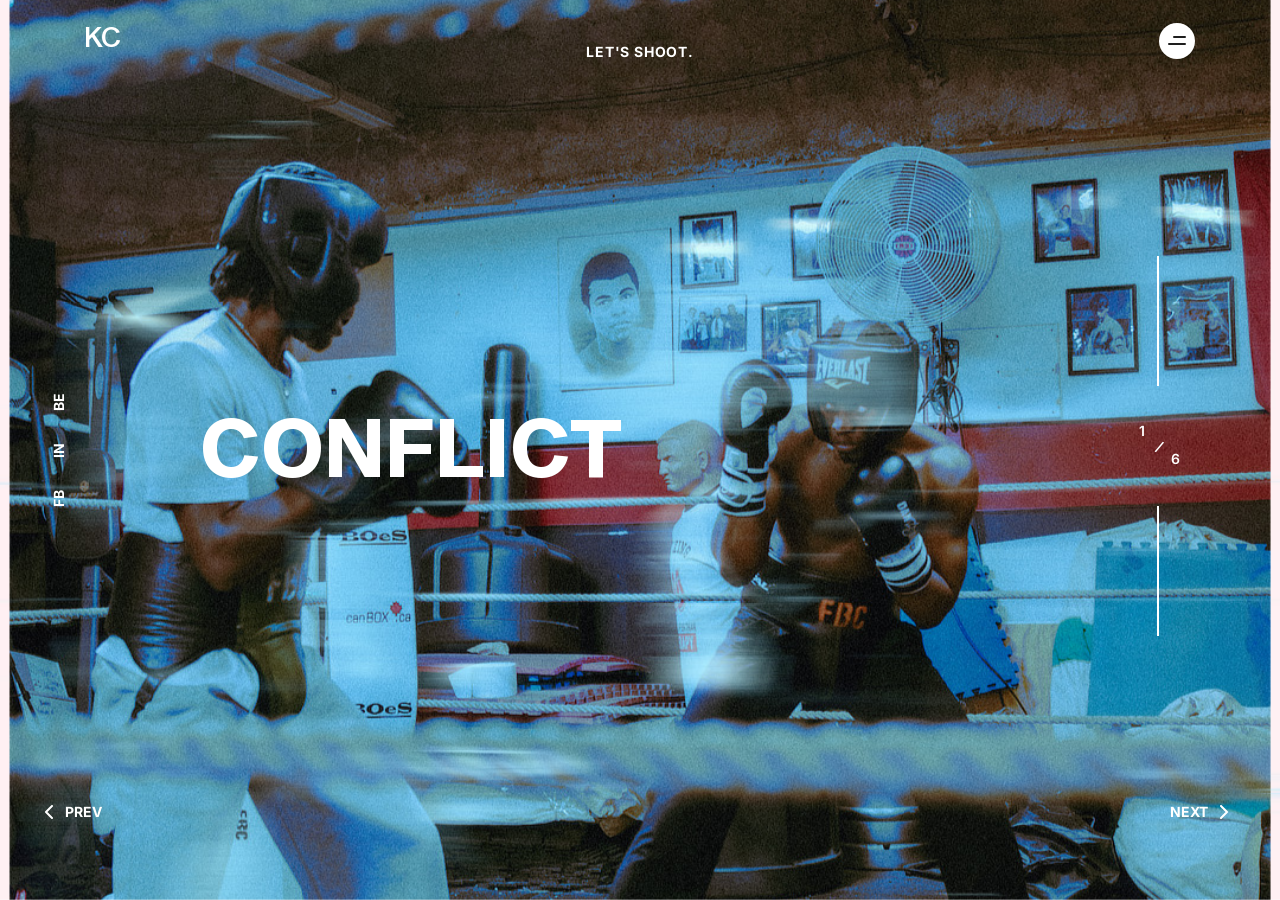
<file: cunnet/index.html>
<!doctype html>
<html class="no-js" lang="zxx">

<head>

   <meta charset="utf-8">
   <meta http-equiv="x-ua-compatible" content="ie=edge">
   <title>Kingsley Chinda</title>
   <meta name="description" content="Art imitates life. Life imitates art. Through photography and creative experimentation, Kingsley Chinda brings your stories, people, and moments to life.">
   <meta name="viewport" content="width=device-width, initial-scale=1">
   <meta name="keywords" content="Kingsley Chinda, Photography, Portraits, Creative Concepts, Visual Storytelling, Artistic Expression, Photography Services, Professional Photographer, Visual Narratives, Capturing Moments, Creative Photography, Unique Perspectives, Artistic Vision, Photography Portfolio">
   <meta name="author" content="Kingsley Chinda">
   <meta name="robots" content="index, follow">
   <meta property="og:title" content="Kingsley Chinda - Photographer">
   <meta property="og:description" content="Art imitates life. Life imitates art. Through photography and creative experimentation, Kingsley Chinda brings your stories, people, and moments to life.">
   <meta property="og:image" content="assets/img/portfolio/skew/skew-1.jpg">
   <meta property="og:url" content="https://www.mementomorikc.com">

   <!-- Place favicon.ico in the root directory -->
   <link rel="shortcut icon" type="image/x-icon" href="assets/img/logo/favicon.png">

   <!-- CSS here -->
   <link rel="stylesheet" href="assets/css/bootstrap.min.css">
   <link rel="stylesheet" href="assets/css/swiper-bundle.css">
   <link rel="stylesheet" href="assets/css/nice-select.css">
   <link rel="stylesheet" href="assets/css/magnific-popup.css">
   <link rel="stylesheet" href="assets/css/font-awesome-pro.css">
   <link rel="stylesheet" href="assets/css/spacing.css">
   <link rel="stylesheet" href="assets/css/main.css">

</head>

<body class="tp-magic-cursor">

   <!-- preloader -->
   <div id="preloader">
      <div class="preloader">
         <span></span>
         <span></span>
      </div>
   </div>
   <!-- preloader end  -->

   <!-- Begin magic cursor -->
   <div id="magic-cursor" class="cursor-black-bg">
      <div id="ball"></div>
   </div>
   <!-- End magic cursor -->

   <!-- offcanvas 2 start -->
   <div class="tp-offcanvas-2-area p-relative">
      <div class="offcanvas-bg"></div>
      <div class="tp-offcanvas-2-wrapper offcanvas-menu">
         <div class="tp-offcanvas-2-left">
            <div class="tp-header-logo d-flex justify-content-between align-items-center mb-50">
               <a href="index.html">
                  <h3 class="text-white">KC</h3>
               </a>
               <span class="hamburger-close-btn">
                  <svg width="37" height="38" viewBox="0 0 37 38" fill="none" xmlns="http://www.w3.org/2000/svg">
                     <path d="M9.19141 9.80762L27.5762 28.1924" stroke="currentColor" stroke-width="1.5" stroke-linecap="round" stroke-linejoin="round" />
                     <path d="M9.19141 28.1924L27.5762 9.80761" stroke="currentColor" stroke-width="1.5" stroke-linecap="round" stroke-linejoin="round" />
                  </svg>
               </span>
            </div>
            <div class="tp-offcanvas-menu counter-row">
               <nav></nav>
            </div>
            <span class="hamburger-close-btn hamburger-mobile-close-btn d-md-none">CLOSE</span>
         </div>
      </div>
   </div>
   <!-- offcanvas 2 end -->


   <header>

      <!-- header area start -->
      <div class="tp-header-area tp-header-spacing header-transparent">
         <div class="container">
            <div class="row align-items-center">
               <div class="col-6">
                  <div class="tp-header-logo">
                     <a href="index.html">
                        <h3 class="text-white">KC</h3>
                     </a>
                  </div>
               </div>
               <div class="col-xl-6 d-none">
                  <div class="tp-main-menu d-flex justify-content-center">
                     <nav class="tp-mobile-menu-active">
                        <ul>
                           <li class="">
                              <a href="index.html">Home</a>
                           </li>
                           <li class="">
                              <a href="about-me.html">Who is KC</a>
                           </li>
                           <li class="">
                              <a href="booking.html">Let's Shoot</a>
                           </li>
                           <li class="">
                              <a href="contact-me.html">Get in Touch</a>
                           </li>
                        </ul>
                     </nav>
                  </div>
               </div>
               <div class="col-6">
                  <div class="tp-header-right d-flex justify-content-end">
                     <button class="hamburger-open-btn tp-header-sidebar-btn tp-header-sidebar-btn-bg tp-header-sidebar-btn-bg-white">
                        <span></span>
                        <span></span>
                     </button>
                  </div>
               </div>
            </div>
         </div>
      </div>
      <!-- header area end -->

   </header>

   <main>

      <!-- project slider area start -->
      <div class="skew-slider-area tp-portfolio-skew-wrap">
         <div class="skew-slider-wrap">
            <div class="skew-slider-item slide">
               <div class="slide__img" data-background="assets/img/portfolio/skew/skew-1.jpg"></div>
               <div class="skew-slider-content">
                  <h4><a href="https://www.instagram.com/mementomorikc/">CONFLICT</span></a></h4>
               </div>
            </div>
            <div class="skew-slider-item slide">
               <div class="slide__img" data-background="assets/img/portfolio/skew/skew-2.jpg" style="background-position: center 20%;"></div>
               <div class="skew-slider-content" style="left: auto; right: 0; padding-left: 0; padding-right: 200px; text-align: right;">
                  <h4><a href="https://www.instagram.com/mementomorikc/">MOTIFAGBO</a></h4>
               </div>
            </div>
            <div class="skew-slider-item slide">
               <div class="slide__img" data-background="assets/img/portfolio/skew/skew-3.jpg"></div>
               <div class="skew-slider-content">
                  <h4><a href="https://www.instagram.com/mementomorikc/">FEDERER</a></h4>
               </div>
            </div>
            <div class="skew-slider-item slide">
               <div class="slide__img" data-background="assets/img/portfolio/skew/skew-4.jpg"></div>
               <div class="skew-slider-content">
                  <h4><a href="https://www.instagram.com/mementomorikc/">KEEPERS OF TIME</a></h4>
               </div>
            </div>
            <div class="skew-slider-item slide">
               <div class="slide__img" data-background="assets/img/portfolio/skew/skew-5.jpg"></div>
               <div class="skew-slider-content" style="">
                  <h4><a href="https://www.instagram.com/mementomorikc/">AVARATIA</a></h4>
               </div>
            </div>
            <div class="skew-slider-item slide">
               <div class="slide__img" data-background="assets/img/portfolio/skew/skew-6.jpg"></div>
               <div class="skew-slider-content">
                  <h4><a href="https://www.instagram.com/mementomorikc/">NO DULLING</a></h4>
               </div>
            </div>
         </div>
         <div class="tp-portfolio-slider__copyright">
            <p><a href="contact-us-dark.html">Let's Shoot.</a></p>
         </div>
         <div class="tp-portfolio-slider__social">
            <a href="#">Fb</a>
            <a href="#">In</a>
            <a href="#">Be</a>
         </div>
         <div class="skew-slider-arrow slides-nav">
            <button class="skew-slider-prev d-flex align-items-center">
               <span class="icon-1">
                  <svg width="8" height="14" viewBox="0 0 8 14" fill="none" xmlns="http://www.w3.org/2000/svg">
                     <path d="M7 1L1 7L7 13" stroke="white" stroke-width="2" stroke-linecap="round" stroke-linejoin="round" />
                  </svg>
               </span>
               <span class="ml-5">Prev</span>
            </button>
            <button class="skew-slider-next d-flex align-items-center">
               <span class="mr-5">Next</span>
               <span class="icon-2">
                  <svg width="8" height="14" viewBox="0 0 8 14" fill="none" xmlns="http://www.w3.org/2000/svg">
                     <path d="M1 13L7 7L1 1" stroke="white" stroke-width="2" stroke-linecap="round" stroke-linejoin="round" />
                  </svg>
               </span>
            </button>
         </div>
         <div class="slides-numbers-wrap">
            <div class="slides-numbers">
               <span class="active text-1">1</span>
               <span class="text-2">/</span>
               <span class="text-3 total-slide"></span>
            </div>
         </div>
      </div>
      <!-- project slider area end -->

    </main>



   <!-- JS here -->
   <script src="assets/js/vendor/jquery.js"></script>
   <script src="assets/js/bootstrap.min.js"></script>
   <script src="assets/js/plugin.js"></script>
   <script src="assets/js/split-type.js"></script>
   <script src="assets/js/three.js"></script>
   <script src="assets/js/hover-effect.umd.js"></script>
   <script src="assets/js/swiper-bundle.js"></script>
   <script src="assets/js/magnific-popup.js"></script>
   <script src="assets/js/nice-select.js"></script>
   <script src="assets/js/purecounter.js"></script>
   <script src="assets/js/imagesloaded-pkgd.js"></script>
   <script src="assets/js/ajax-form.js"></script>
   <script src="assets/js/slider-init.js"></script>
   <script src="assets/js/main.js"></script>
   <script src="assets/js/tp-cursor.js"></script>
   <script type="module" src="assets/js/skew-slider/index.js"></script>

</body>

</html>
</file>
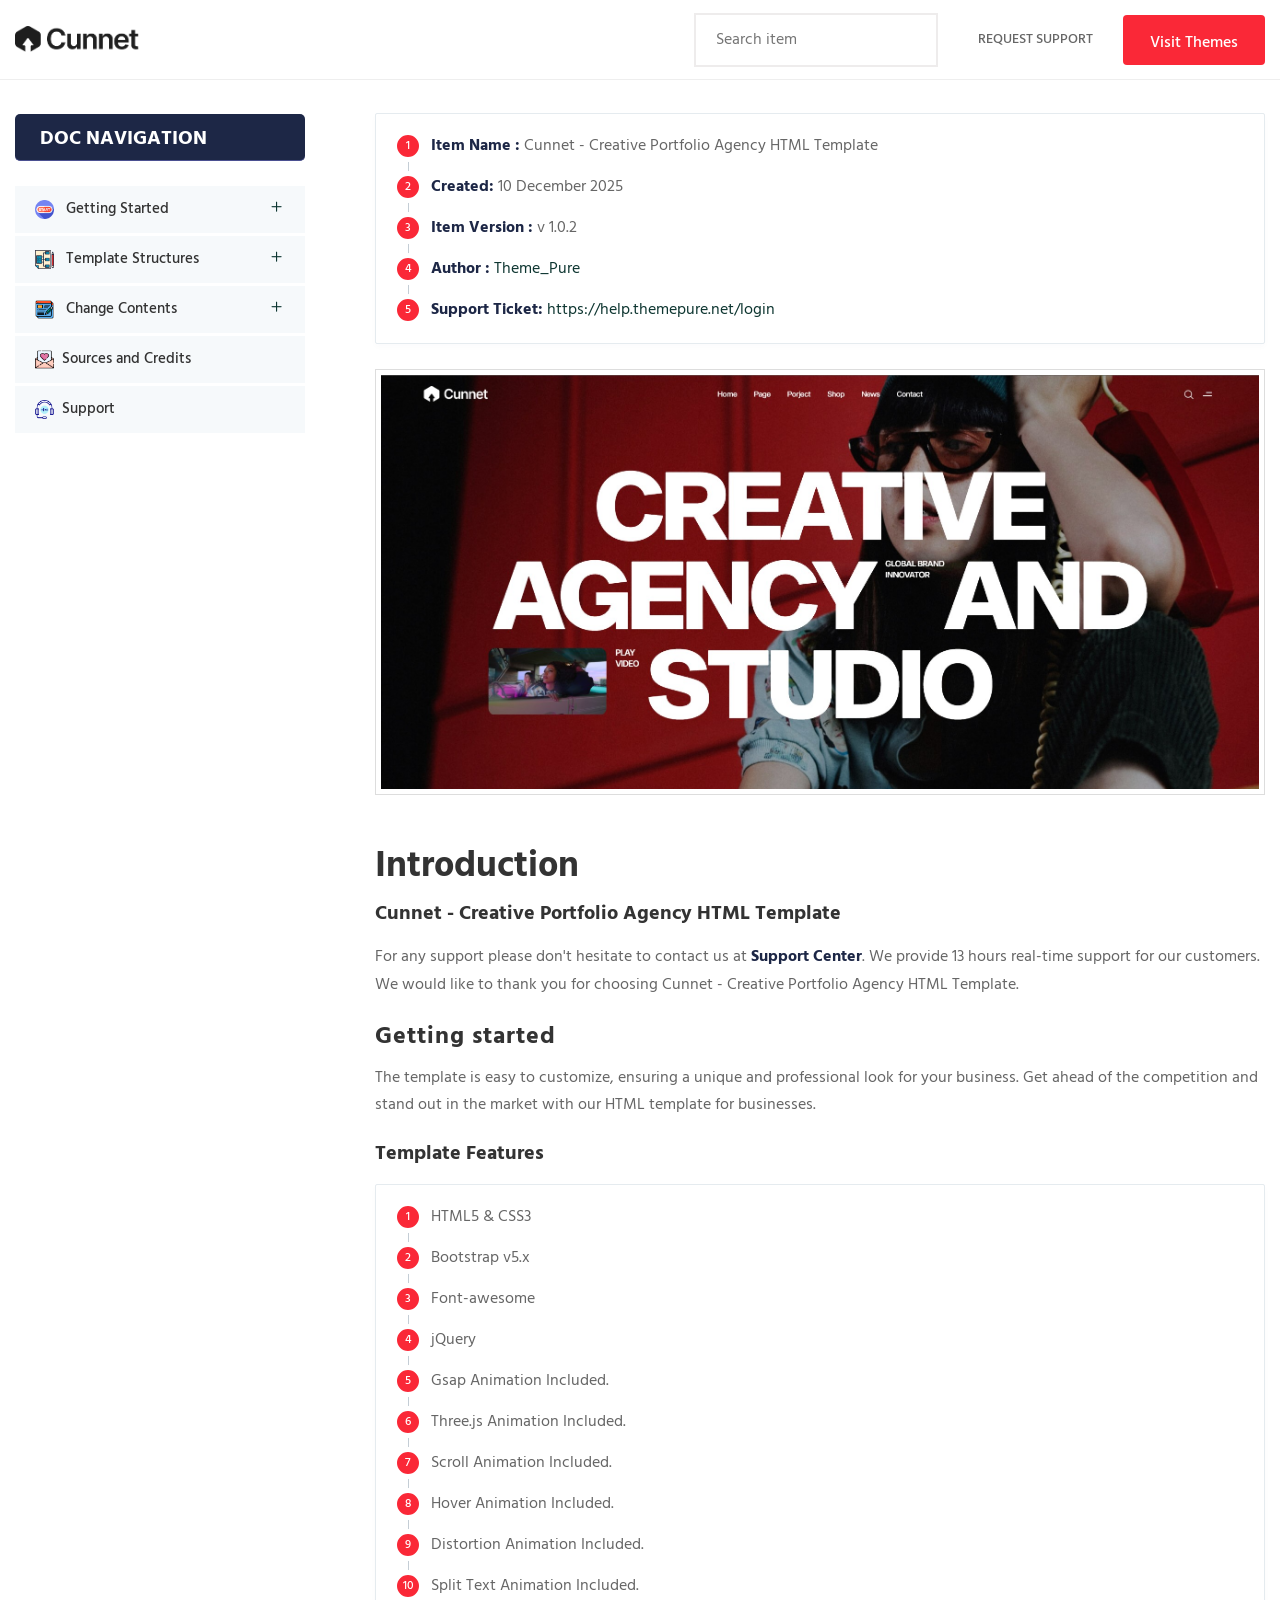
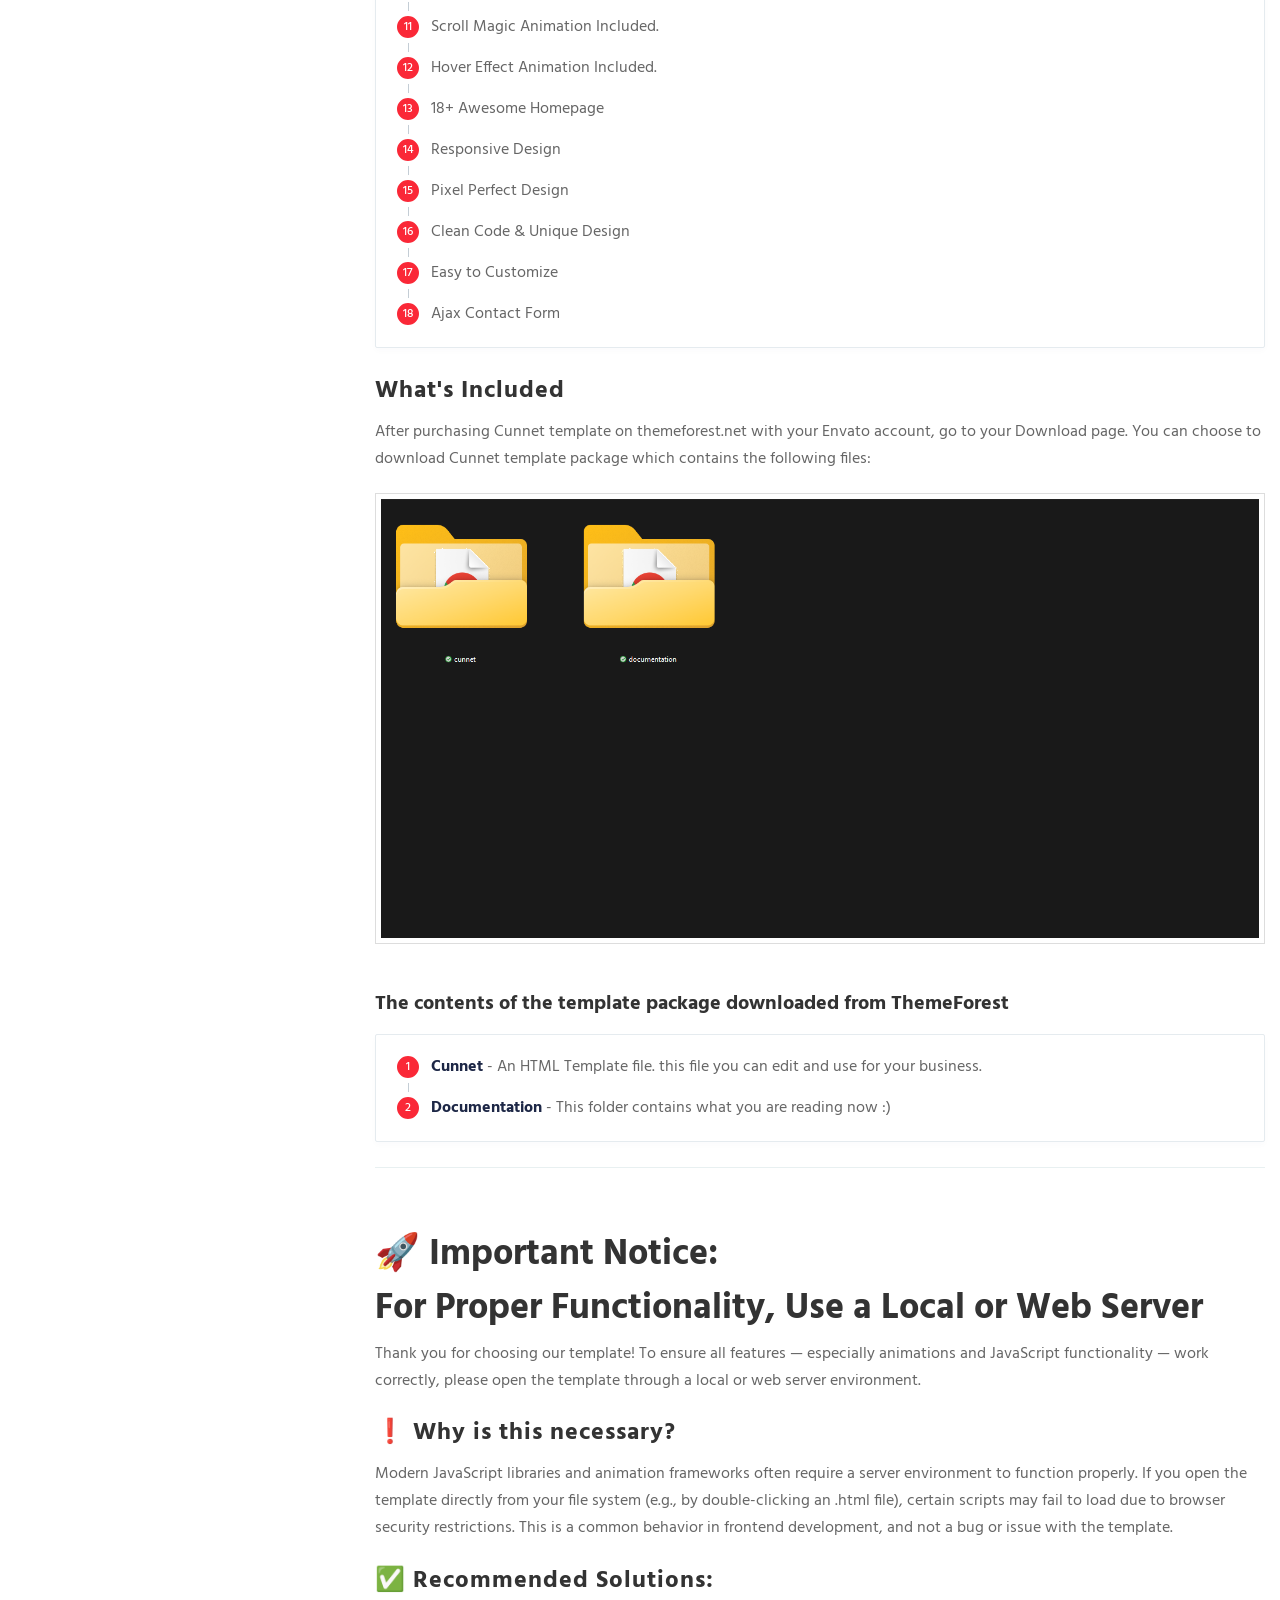
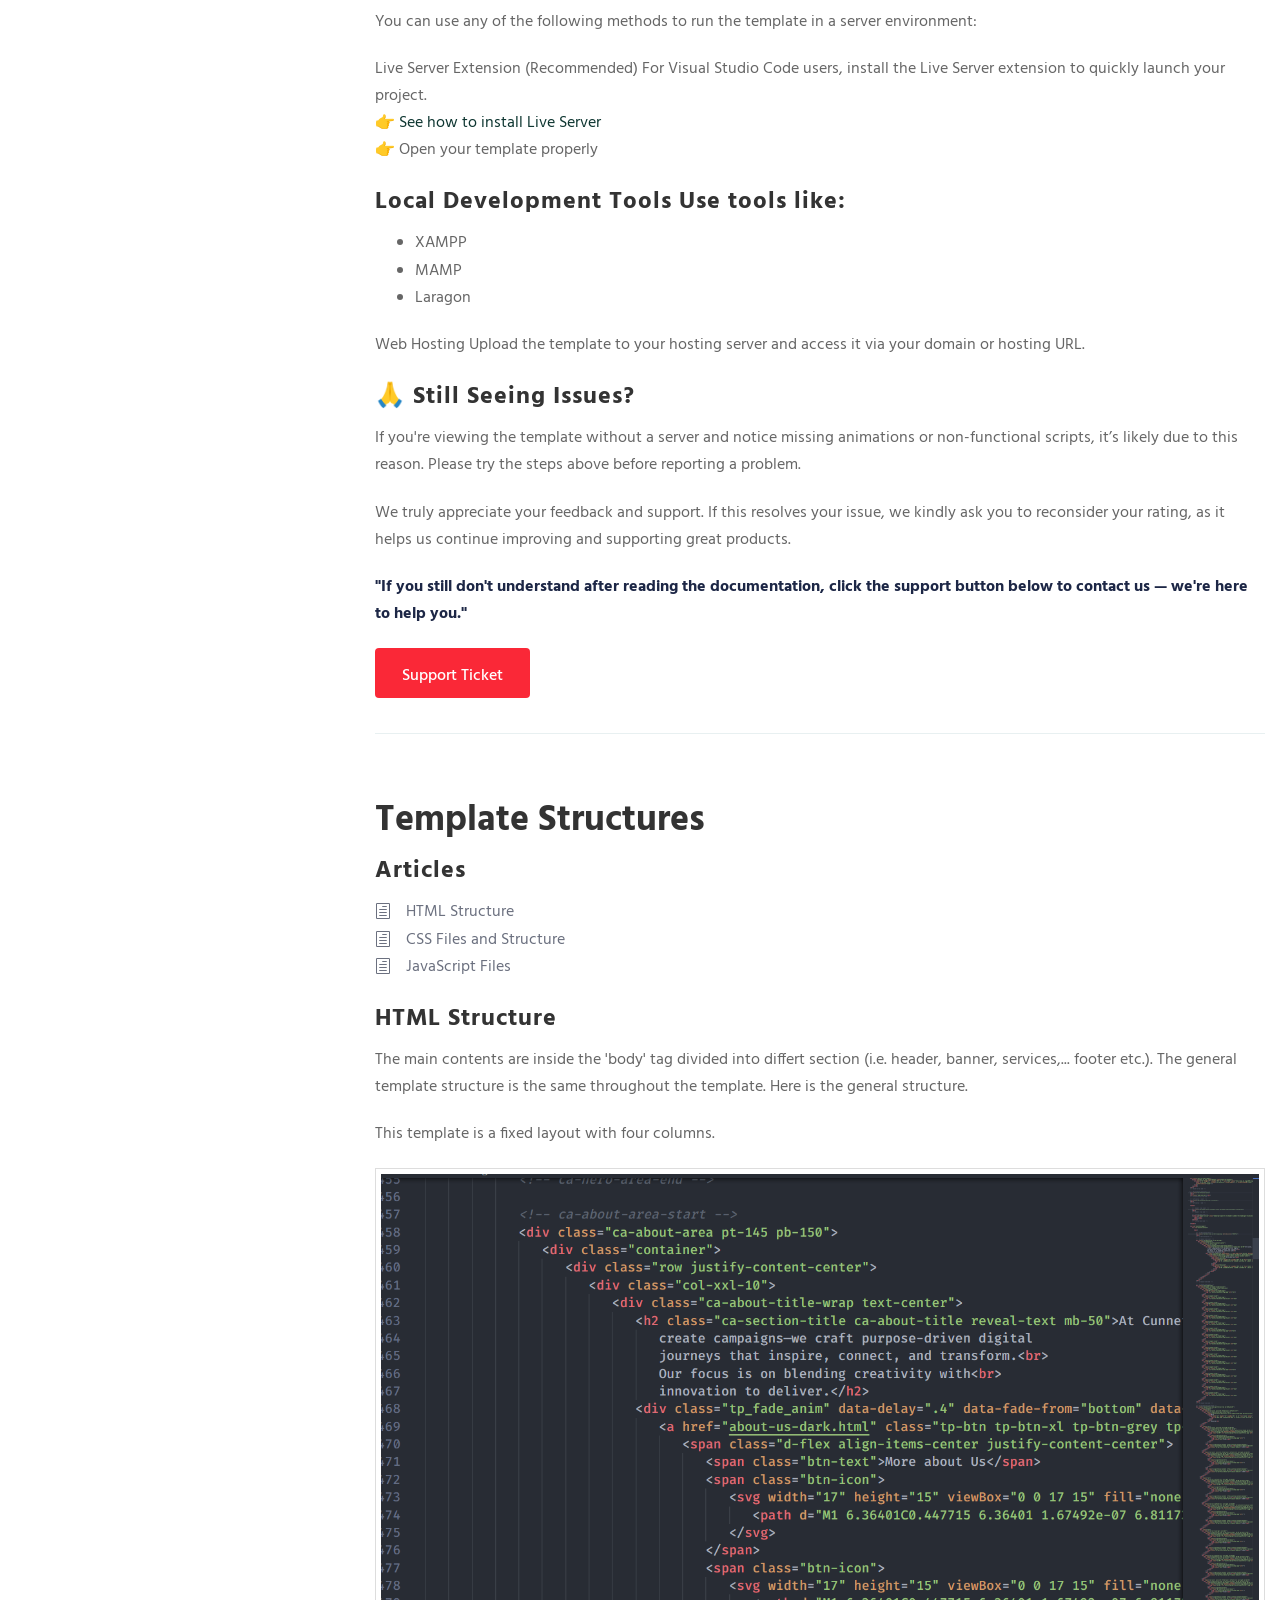
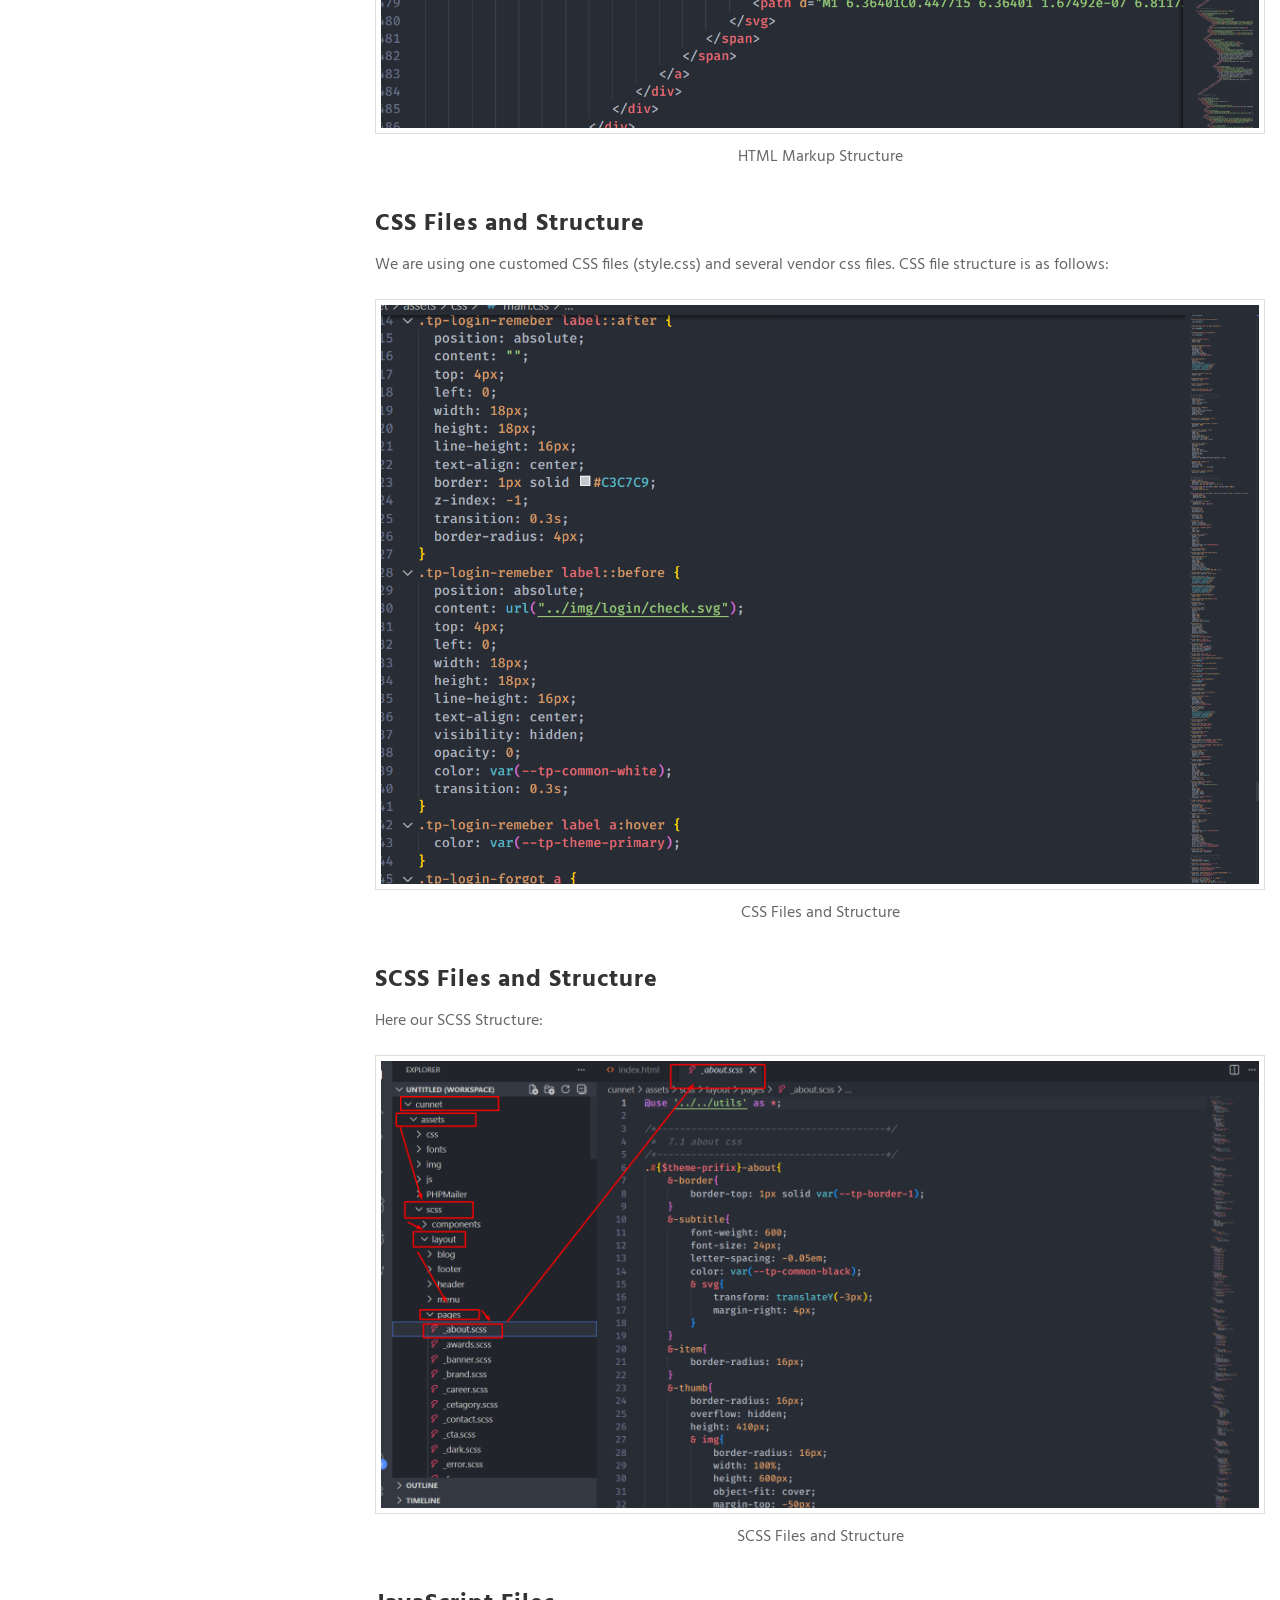
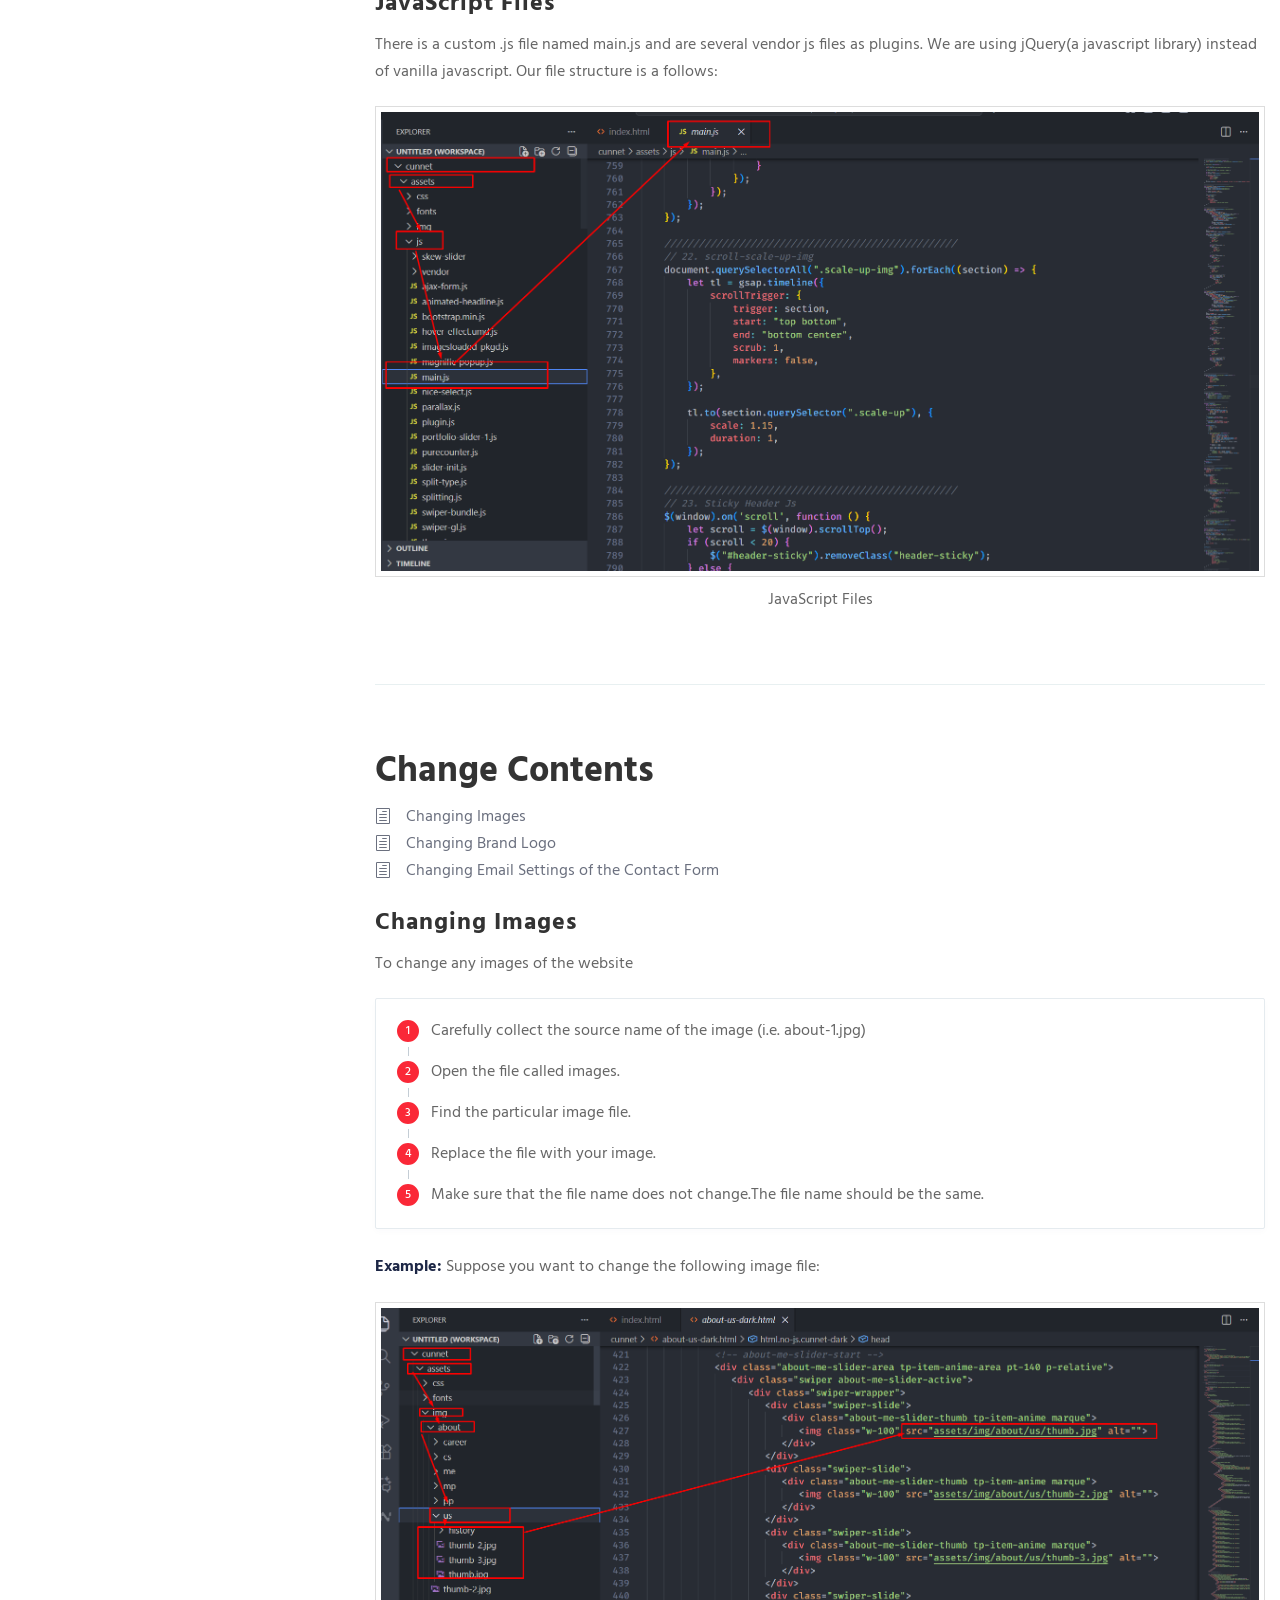
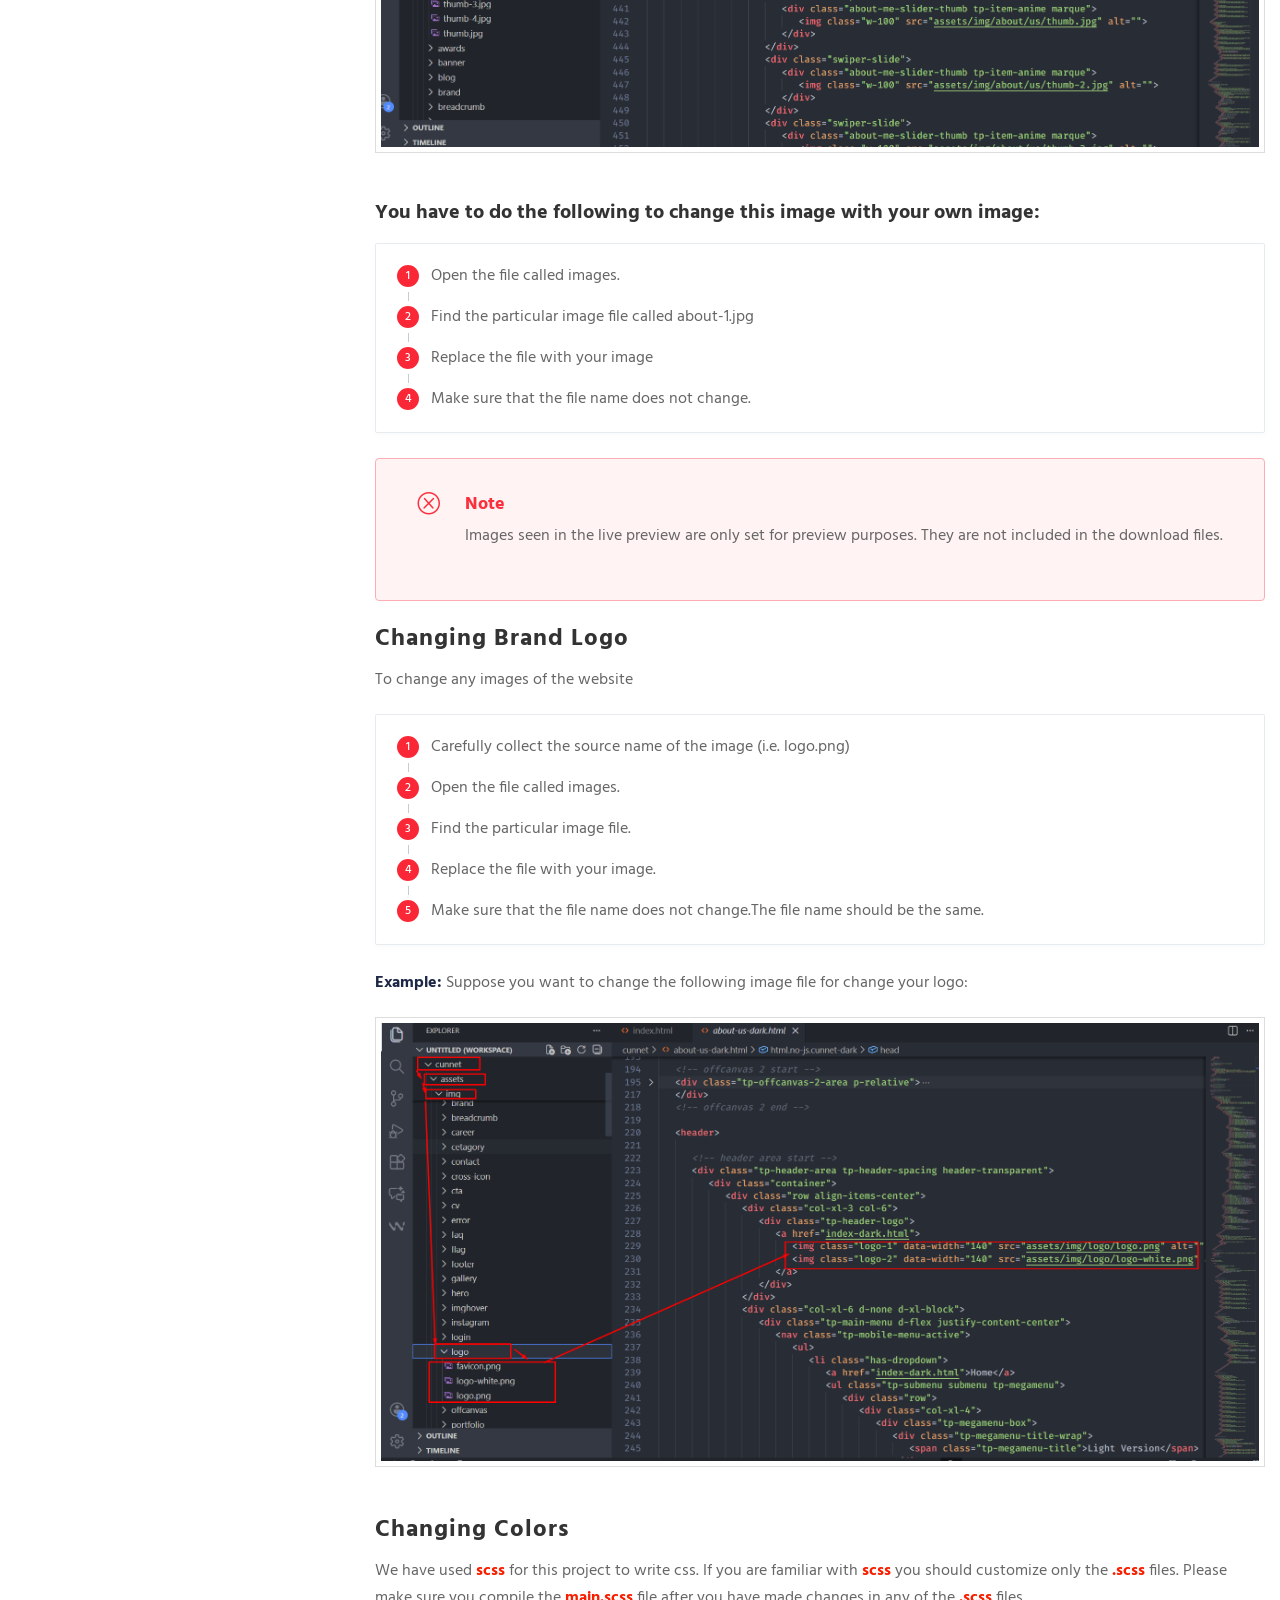
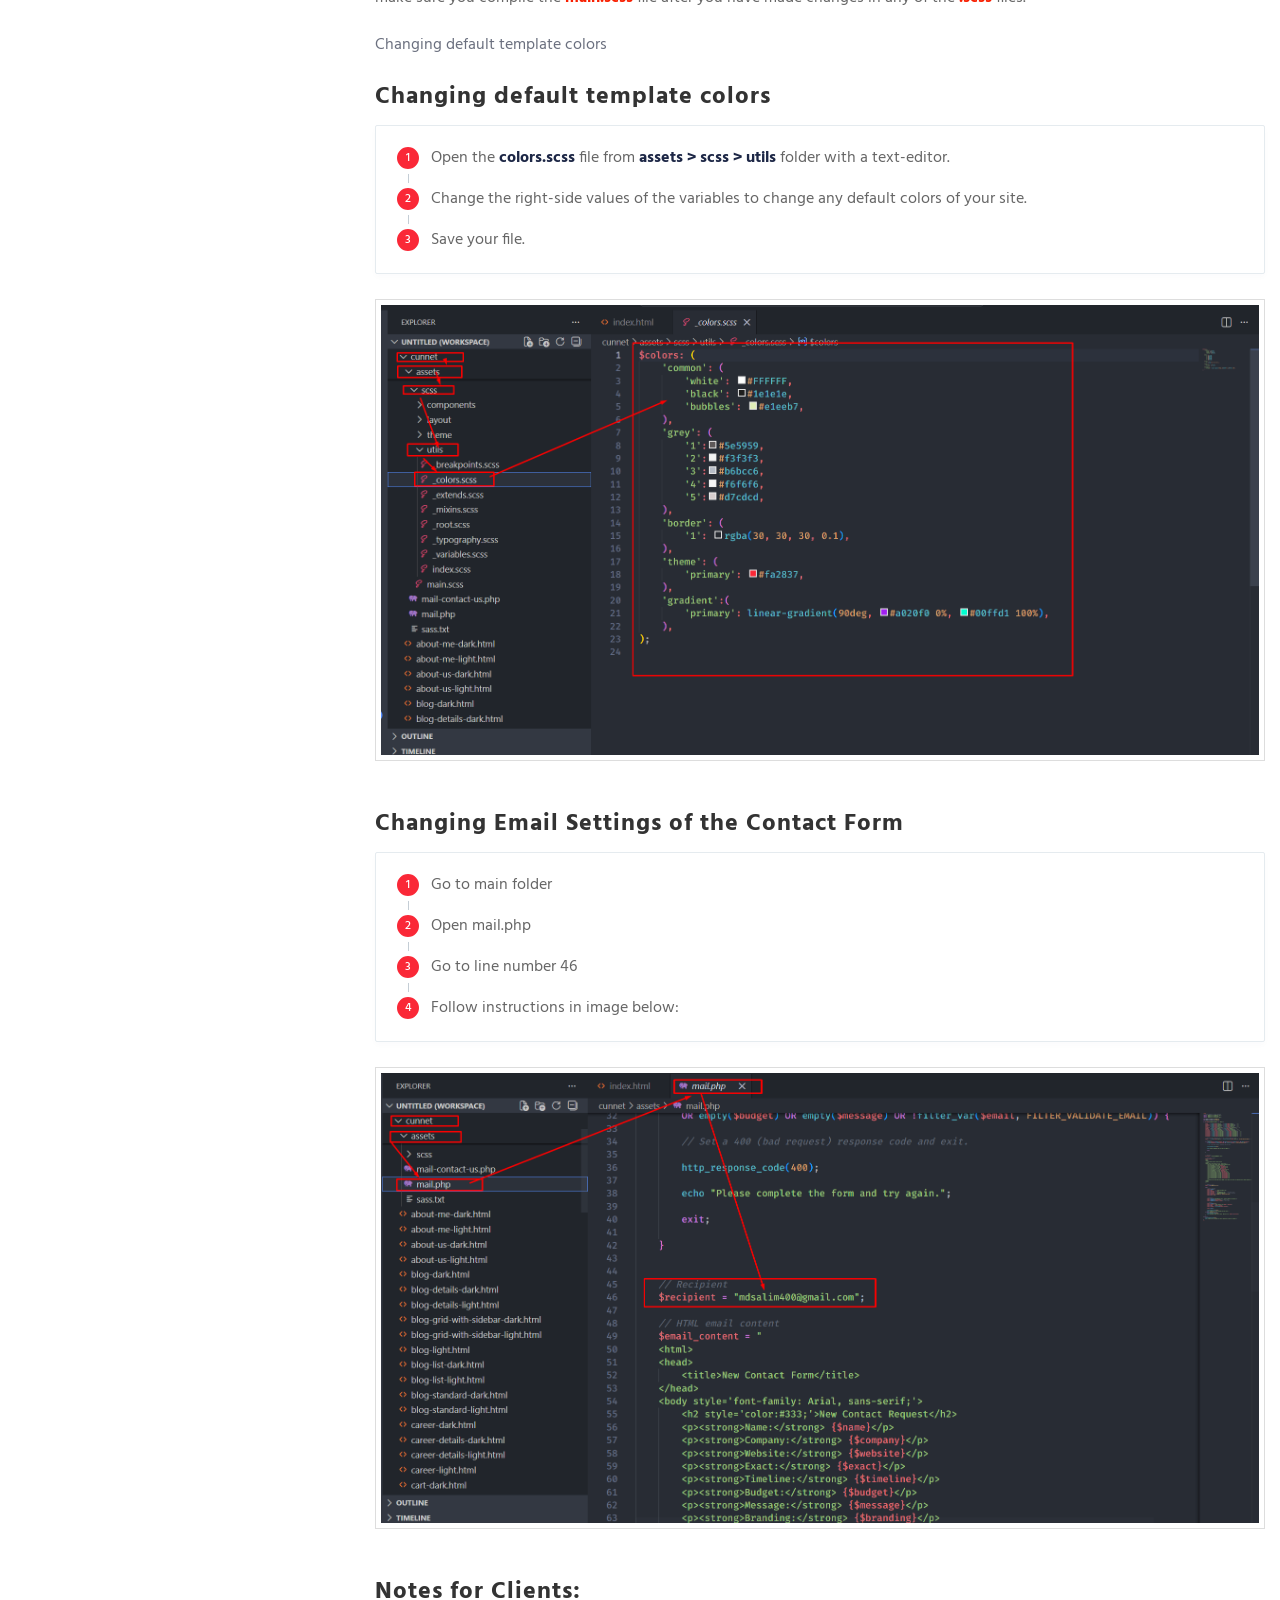
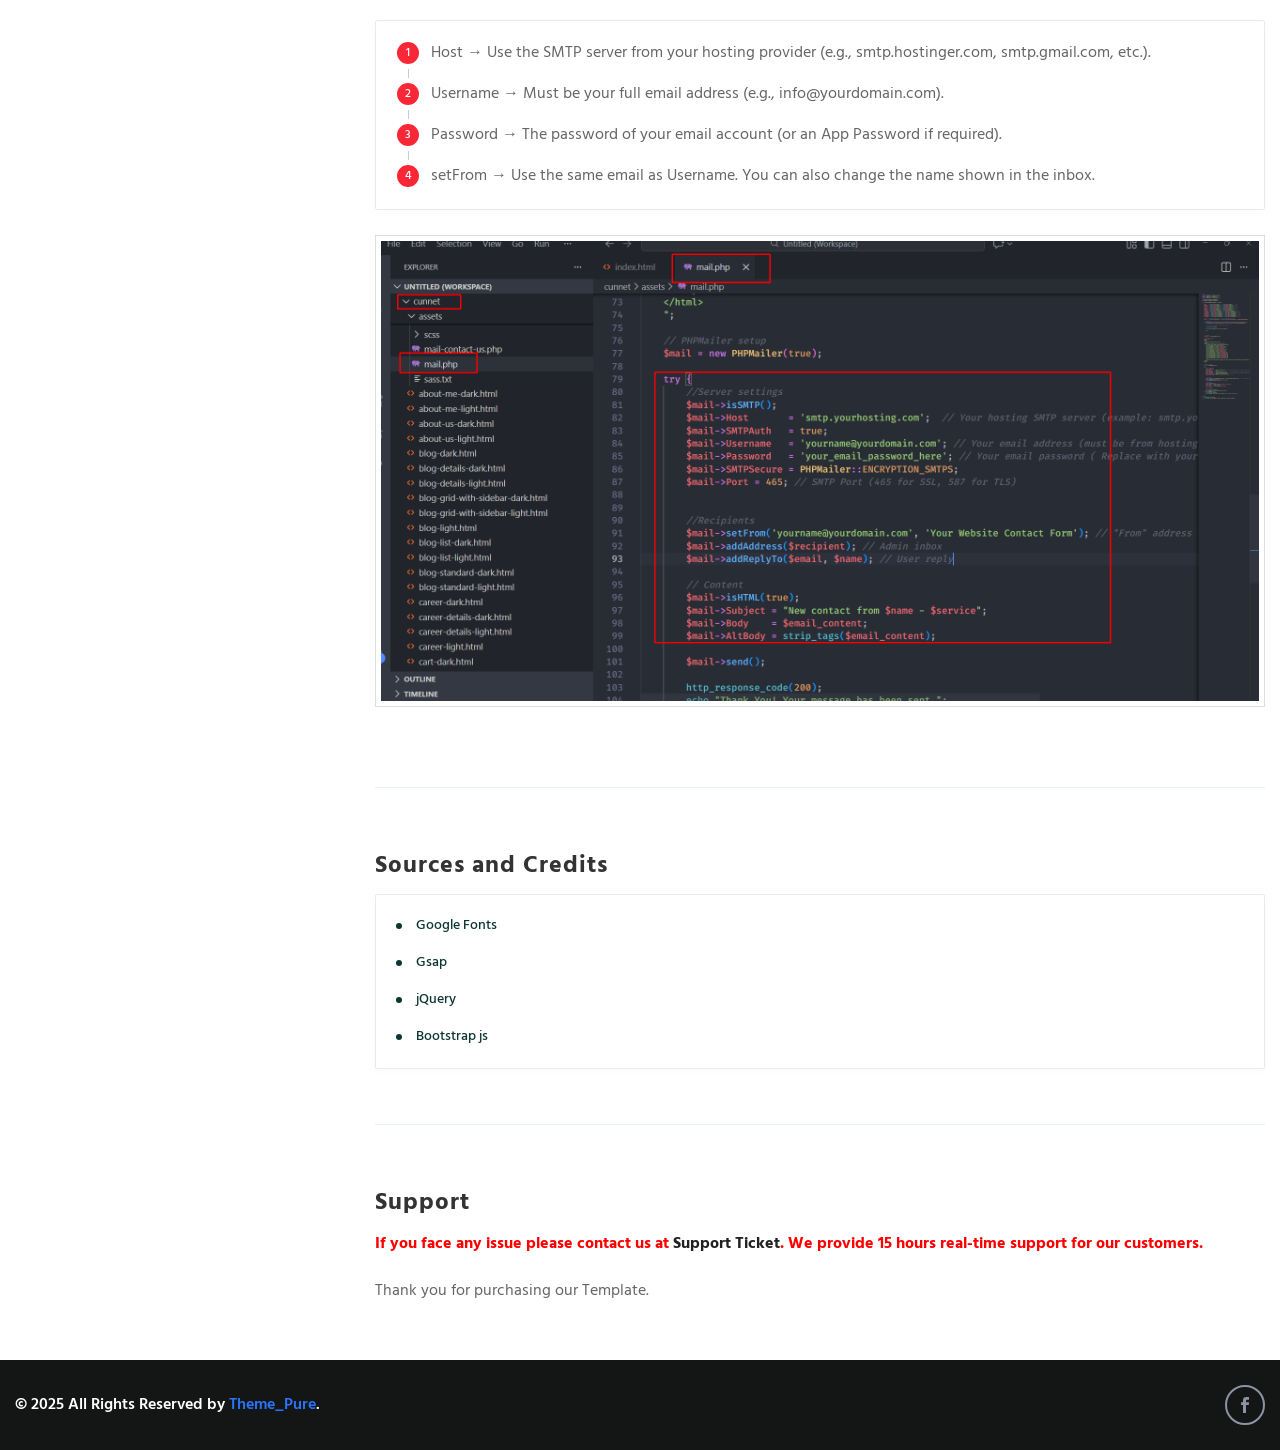
<file: documentation/index.html>
<!DOCTYPE html>
<html class="no-js" lang="zxx">
<head>
	<!-- Basic metas
    ======================================== -->
	<meta charset="utf-8">
	<meta name="author" content="">
	<meta name="description" content="">
	<meta name="keywords" content="">

	<!-- Mobile specific metas
    ======================================== -->
	<meta http-equiv="X-UA-Compatible" content="IE=edge">
	<meta name="viewport" content="width=device-width, initial-scale=1, shrink-to-fit=no">	
	<meta property="og:title" content="Documentation" />	
	<meta property="og:url" content="index.html" />		
	<!-- Page Title
    ======================================== -->
	<title>Cunnet - Creative Portfolio Agency HTML Template</title>

	<!-- Favicon -->
	<link rel="shortcut icon" type="image/x-icon" href="assets/images/favicon.png">
	<!-- fonts
	======================================== -->	
	<link rel="stylesheet" type="text/css" href="assets/css/elegantFont.css">
	<!-- Bootstrap -->
	<link rel="stylesheet" type="text/css" href="assets/css/vendor/bootstrap.min.css">
	<!-- Custom css -->
	<link rel="stylesheet" type="text/css" href="assets/css/style.css">
	<link rel="stylesheet" type="text/css" href="assets/css/responsive.css">
</head>

<body>
	<!--[if lte IE 9]>
        <p class="browserupgrade">You are using an <strong>outdated</strong> browser. Please <a href="https://browsehappy.com/">upgrade your browser</a> to improve your experience and security.</p>
	<![endif]-->
	<!-- Header starts -->	
	<a href="#top" class="back-to-top"><i class="fal fa-arrow-up"></i></a>

	<header class="page-header sticky-top" id="top">
		<div class="container">
			<div class="row align-items-center">
				<div class="col-lg-3 col-md-4 col-sm-6 col-6">
					<div class="logo">
						<a href="index.html" class="nav-brand">
							<img src="assets/images/logo.png" alt="logo" width="155" height="36">
						</a>
					</div>
				</div>
				<div class="col-lg-9 col-md-8 col-sm-6 col-6">
					<div class="right-part d-flex justify-content-end align-items-center">
						<form action="#" class="search-form d-none d-lg-block">
							<div class="input-group">
								<input type="text" class="search-input" placeholder="Search item">
							</div>
						</form>
						<div class="nav-list">
							<a class="support-link d-none d-md-inline-block" href="https://help.themepure.net/login" target="_blank">request support</a>
							<a class="e-btn d-none d-md-inline-block" href="#" target="_blank">Visit Themes</a>
							<a href="#" class="toggle-navbar"><i class="icon_menu"></i></a>
						</div>
					</div>
				</div>
			</div>
		</div>
		<!-- End of .container -->
	</header>
	<div class="main-content-wrapper">
		<div class="container ">
			<div class="row doc-container">
				<div class="col-xl-3">
					<aside class="sidebar-navigation sticky-top doc-sidebar">
						<h3>Doc Navigation</h3>
						<!-- <nav class="nav">						 -->
							<ul class="themepure-doc-nav  nav-sidebar doc-nav">
								<li class="nav-item">
									<a class="nav-link" href="#getting_started"><img src="assets/images/icon/start-button.png"> Getting Started </a>
									<span class="icon">
										<i class="icon_plus"></i>
										<i class="icon_minus-06"></i>
									</span>
									<ul class="submenu dropdown_nav">
										<li class="nav-item"><a class="nav-link" href="#introduction">Introduction</a></li>
										<li class="nav-item"><a class="nav-link" href="#what_included">What's Included</a></li>
									</ul>
								</li>
	
								<li class="nav-item">
									<a class="nav-link" href="#template"><img src="assets/images/icon/hierarchical-structure.png"> Template Structures</a>
									<span class="icon">
										<i class="icon_plus"></i>
										<i class="icon_minus-06"></i>
									</span>
									<ul class="submenu dropdown_nav">
										<li class="nav-item"><a class="nav-link" href="#html">HTML Structure</a></li>
										<li class="nav-item"><a class="nav-link" href="#css">CSS Files and Structure</a></li>
										<li class="nav-item">
											<a class="nav-link" href="#javascript">Javascript Files</a>
										</li>
									</ul>
								</li>
	
								<li class="nav-item">
									<a class="nav-link" href="#change_content"><img src="assets/images/icon/writer.png"> Change Contents</a>
									<span class="icon">
										<i class="icon_plus"></i>
										<i class="icon_minus-06"></i>
									</span>
									<ul class="submenu dropdown_nav">
										<li class="sub-nav nav-item ">
											<a class="nav-link" href="#change_img">Changing Images</a>
										</li>
										<li class="nav-item">
											<a class="nav-link" href="#change_logo">Changing Brand Logo</a>
										</li>
										<li class="nav-item">
											<a class="nav-link" href="#change_color">Changing Colors</a>
										</li>
										<li class="nav-item">
											<a class="nav-link" href="#change_mail">Changing Email Contact Form</a>
										</li>
										<li class="nav-item">
											<a class="nav-link" href="#change_mail-2">Changing Email Contact Form</a>
										</li>
									</ul>
								</li>
								<li class="nav-item">
									<a class="nav-link" href="#source"><img src="assets/images/icon/love-letter.png">Sources and Credits</a>
								</li>
								<li class="nav-item">
									<a class="nav-link" href="#support"><img src="assets/images/icon/headphone.png">Support</a>
								</li>
							</ul>
						<!-- </nav> -->
					</aside>
				</div>
				<div class="col-xl-9 col-lg-12">
					<div class="main-content">
						<main class="main">
							<div class="filterable-wrapper">
								<article id="getting_started" class="section-main doc-section">
									<div class="steps-panel">
										<ol class="ordered-list">
											<li>
												<strong>Item Name : </strong>Cunnet - Creative Portfolio Agency HTML Template
											</li>
											<li>
												<strong>Created: </strong>10 December 2025
											</li>
											<li><strong>Item Version : </strong> v 1.0.2</li>
											<li>
												<strong>Author : </strong>
												<a href="https://themeforest.net/user/theme_pure/portfolio" target="_blank">Theme_Pure</a>
											</li>
											<li>
												<strong>Support Ticket: </strong>
												<a href="https://help.themepure.net/login" target="_blank">https://help.themepure.net/login</a>
											</li>
										</ol>
									</div>	
									<figure>
										<img class="max-100" src="assets/images/screenshot.jpg" alt="">
									</figure>
			
									<section id="introduction">
										<h2>Introduction</h2>
										<h4 class="title">Cunnet - Creative Portfolio Agency HTML Template</h4>
										<div class="top-support">For any support please don't hesitate to contact us at <a href="https://help.themepure.net/login"><b>Support Center</b></a>. We provide 13 hours real-time support for our customers.</div>
										<p>We would like to thank you for choosing Cunnet - Creative Portfolio Agency HTML Template.</p>
									</section>
									<!-- End of #getting_started -->
									<section id="requirements">
									<h3>Getting started</h3>
									<p>The template is easy to customize, ensuring a unique and professional look for your business. Get ahead of the competition and stand out in the market with our HTML template for businesses.</p>
									<h4>Template Features</h4>
									<div class="steps-panel">
										<ul class="ordered-list">
											<li>HTML5 &amp; CSS3</li>
											<li>Bootstrap v5.x</li>
											<li>Font-awesome</li>
											<li>jQuery</li>
											<li>Gsap Animation Included.</li>
											<li>Three.js Animation Included.</li>
											<li>Scroll Animation Included.</li>
											<li>Hover Animation Included.</li>
											<li>Distortion Animation Included.</li>
											<li>Split Text Animation Included.</li>
											<li>Scroll Magic Animation Included.</li>
											<li>Hover Effect Animation Included.</li>
											<li>18+ Awesome Homepage</li>
											<li>Responsive Design</li>
											<li>Pixel Perfect Design</li>
											<li>Clean Code &amp; Unique Design</li>
											<li>Easy to Customize</li>
											<li>Ajax Contact Form</li>
										</ul>
									</div>

									</section>
									<!-- End of #requirements -->
									<section id="what_included">
										<h3>What's Included</h3>
										<p>After purchasing Cunnet template  on themeforest.net with your Envato account, go to your
											Download page. You can choose to download Cunnet template  package which contains the following files:</p>
										<figure>
											<img class="max-100" src="assets/images/include/1.png" alt="">
										</figure>
										<h4>The contents of the template  package downloaded from ThemeForest</h4>	
										<div class="steps-panel">
											<ul class="ordered-list">
												<li><strong>Cunnet</strong> - An HTML Template file.  this file you can edit and use for your business.</li>
												<li><strong>Documentation</strong> -  This folder contains what you are reading now :)</li>
											</ul>
										</div>
									</section>
									<!-- End of #what_included -->
								</article>

								<article id="animation_step" class="section-main doc-section">
									<h2 id="id_01">
										🚀 Important Notice: <br> 
										For Proper Functionality, Use a Local or Web Server
									</h2>

									<p>
										Thank you for choosing our template!
										To ensure all features — especially animations and JavaScript functionality — work correctly, please open the template through a local or web server environment.
									</p>

									<h3 id="id_02">❗ Why is this necessary?</h3>

									<p>
										Modern JavaScript libraries and animation frameworks often require a server environment to function properly. If you open the template directly from your file system (e.g., by double-clicking an .html file), certain scripts may fail to load due to browser security restrictions.
										This is a common behavior in frontend development, and not a bug or issue with the template.
									</p>

									<h3 id="id_03">✅ Recommended Solutions:</h3>

									<p>
										You can use any of the following methods to run the template in a server environment:
									</p>

									<p>
										Live Server Extension (Recommended)
										For Visual Studio Code users, install the Live Server extension to quickly launch your project. <br>
										<a href="https://www.youtube.com/watch?v=1XwAPLe3kwg" target="_blank">
											👉 See how to install Live Server
										</a> <br>
										👉 Open your template properly
									</p>

									<h3>Local Development Tools Use tools like:</h3>

									<ul>
										<li>XAMPP</li>
										<li>MAMP</li>
										<li>Laragon</li>
									</ul>

									<p>
										Web Hosting
										Upload the template to your hosting server and access it via your domain or hosting URL.
									</p>

									<h3 id="id_04">🙏 Still Seeing Issues?</h3>

									<p>
										If you're viewing the template without a server and notice missing animations or non-functional scripts, it’s likely due to this reason. Please try the steps above before reporting a problem.
									</p>

									<p>
										We truly appreciate your feedback and support. If this resolves your issue, we kindly ask you to reconsider your rating, as it helps us continue improving and supporting great products.
									</p>

									<p>
										<b>
											"If you still don't understand after reading the documentation, click the support button below to contact us — we're here to help you."
										</b>
									</p>

									<a class="e-btn d-none d-md-inline-block" href="https://help.themepure.net/login" target="_blank">
										Support Ticket
									</a>
										
								</article>


								<article id="template" class="section-main doc-section">
									<section>
										<h2>Template Structures</h2>

										<h3>Articles</h3>
										<ul class="list-unstyled article_list tag_list">
											<li><a href="#html"><i class="icon_document_alt"></i>HTML Structure</a></li>
											<li><a href="#css"><i class="icon_document_alt"></i>CSS Files and Structure</a></li>
											<li><a href="#javascript"><i class="icon_document_alt"></i>JavaScript Files</a></li>
										</ul>
									</section>
									<!-- End of #installation -->
									<section id="html">
										<h3>HTML Structure</h3>
											<p>
											The main contents are inside the 'body' tag divided into differt section (i.e. header, banner, services,... footer etc.). The general template structure is the same throughout the template. Here is the general structure.</p>											<p>This template is a fixed layout with four columns. 
												</p>
										<figure>
											<img src="assets/images/html-structure-1.png" alt="3.1.1" class="doc-image">
											<figcaption class="text-center">HTML Markup Structure</figcaption>
										</figure>										
									</section>
									<!-- End of #installation -->
									<section id="css">
										<h3>CSS Files and Structure</h3>
										<p>We are using one customed CSS files (style.css) and several vendor css files. CSS file structure is as follows:</p>
										<figure>
											<img src="assets/images/css-structure-1.png" alt="3.1.1" class="doc-image">
											<figcaption class="text-center">CSS Files and Structure</figcaption>
										</figure>	
									</section>
									<!-- End of #using_theme_uploader -->

									<section id="scss">
										<h3>SCSS Files and Structure</h3>
										<p>Here our SCSS Structure:</p>
										<figure>
											<img src="assets/images/scss-structure-1.png" alt="3.1.2" class="doc-image">
											<figcaption class="text-center">SCSS Files and Structure</figcaption>
										</figure>	
									</section>
									<!-- End of #using_theme_uploader -->
			
									<section id="javascript">
										<h3>JavaScript Files</h3>
										<p>There is a custom .js file named main.js and are several vendor js files as plugins. We are using jQuery(a javascript library) instead of vanilla javascript. Our file structure is a follows:</p>
										<figure>
											<img src="assets/images/js-structure-1.png" alt="3.1.1" class="doc-image">
											<figcaption class="text-center">JavaScript Files</figcaption>
										</figure>	
									</section>
									<!-- End of #using_ftp_uploader -->
								</article>

								<article id="change_content" class="section-main doc-section">
									<section>
										<h2>Change Contents</h2>
										<ul class="list-unstyled article_list tag_list">
											<li><a href="#changingimages"><i class="icon_document_alt"></i>Changing Images</a></li>
											<li><a href="#branlogo"><i class="icon_document_alt"></i>Changing Brand Logo</a>
											</li>
											<li><a href="#change_mail"><i class="icon_document_alt"></i>Changing Email Settings of the Contact Form</a>
											</li>
										</ul>							
									</section>

									<!-- End of #section-4 -->				

									<section id="change_img">
									<h3>Changing Images</h3>
									<p>To change any images of the website</p>
									<div class="steps-panel">
										<ol class="ordered-list">
											<li>Carefully collect the source name of the image (i.e. about-1.jpg)</li>
											<li>Open the file called images.</li>
											<li>Find the particular image file.</li>
											<li>Replace the file with your image.</li>
											<li>Make sure that the file name does not change.The file name should be the same.</li>
										</ol>
									</div>
									<p> <strong>Example:</strong> Suppose you want to change the following image file:</p>
									<figure>
										<img src="assets/images/change-img.png" alt="4.1.1" class="doc-image">
									</figure>
									<h4>You have to do the following to change this image with your own image:</h4>
									<div class="steps-panel">
										<ol class="ordered-list">
											<li>Open the file called images.</li>
											<li>Find the particular image file called about-1.jpg</li>
											<li>Replace the file with your image</li>
											<li>Make sure that the file name does not change.</li>
										</ol>
									</div>

									<div class="alert media message_alert alert-danger fade show" role="alert">
										<i class="icon_close_alt2"></i>
										<div class="media-body">
											<h5>Note</h5>
											<p>Images seen in the live preview are only set for preview purposes. They are not included in the download files.</p>
										</div>
									</div>

									</section>
			
									<section id="change_logo">
									<h3>Changing Brand Logo</h3>
			
									<p>To change any images of the website</p>
									<div class="steps-panel">
										<ol class="ordered-list">
											<li>Carefully collect the source name of the image (i.e. logo.png)</li>
											<li>Open the file called images.</li>
											<li>Find the particular image file.</li>
											<li>Replace the file with your image.</li>
											<li>Make sure that the file name does not change.The file name should be the same.</li>
										</ol>
									</div>

									<p> <strong>Example:</strong> Suppose you want to change the following
										image file for change your logo:</p>
									<figure>
										<img src="assets/images/brand-img.png" alt="4.1.1" class="doc-image">
									</figure>

											
									</section>
									<!-- End of #section-4 -->
									<section id="change_color">
										<h3>Changing Colors</h3>
										<p>We have used <strong style="color: #f81f01;">scss</strong> for this project to write css. If
											you are familiar with <strong style="color: #f81f01;">scss</strong> you should customize
											only the <strong style="color: #f81f01;">.scss</strong> files. Please make sure you compile
											the <strong style="color: #f81f01;">main.scss</strong> file after you have made changes in
											any of the <strong style="color: #f81f01;">.scss</strong> files.</p>

										<ul class="list-unstyled article_list tag_list rn-list">
											<li><a href="#changedefaultcolor">Changing default template
												colors</a></li>
										</ul>
										<h3>Changing default template colors</h3>
										<div class="steps-panel">
											<ol class="ordered-list">
												<li>Open the <strong>colors.scss</strong> file from <strong>assets &gt; scss &gt;
													utils </strong> folder with a text-editor.</li>
												<li>Change the right-side values of the variables to change any default colors of your
													site.</li>
												<li>Save your file.</li>
											</ol>
										</div>
										<figure>
											<img src="assets/images/chnage-colors.png" alt="4.1.1" class="doc-image">
										</figure>
									</section>
									<section id="change_mail">
										<h3>Changing Email Settings of the Contact Form</h3>
										<div class="steps-panel">
											<ol class="ordered-list">
												<li>Go to main folder</li>
												<li>Open mail.php</li>
												<li>Go to line number 46</li>
												<li>Follow instructions in image below:</li>
											</ol>
										</div>

										<figure>
											<img src="assets/images/mail-id.png" alt="4.1.1" class="doc-image">
										</figure>
									</section>
									<section id="change_mail-2">
										<h3>Notes for Clients:</h3>
										<div class="steps-panel">
											<ol class="ordered-list">
												<li>Host → Use the SMTP server from your hosting provider (e.g., smtp.hostinger.com, smtp.gmail.com, etc.).</li>
												<li>Username → Must be your full email address (e.g., info@yourdomain.com).</li>
												<li>Password → The password of your email account (or an App Password if required).</li>
												<li>setFrom → Use the same email as Username. You can also change the name shown in the inbox.</li>
											</ol>
										</div>

										<figure>
											<img src="assets/images/mail-id-2.png" alt="4.1.1" class="doc-image">
										</figure>
									</section>
								</article>

								<article id="source" class="section-main doc-section">
									<section>
										<h3>Sources and Credits</h3>
										
										<ul class=" single_list">
											<li><a target="_blank" href="https://fonts.google.com/">Google Fonts</a></li>
											<li><a target="_blank" href="https://gsap.com/">Gsap</a></li>
											<li><a target="_blank" href="https://jquery.com/">jQuery</a></li>
											<li><a target="_blank" href="https://getbootstrap.com/docs/5.0/getting-started/introduction/">Bootstrap js</a></li>
										</ul>
									</section>
								</article>

								<article id="csupport" class="section-main doc-section">
									<section>
										<h3>Support</h3>
										<p style="color:red;font-weight:bold;">If you face any issue please contact us at 
											<a class="black-color" href="https://help.themepure.net/login">Support Ticket</a>. We provide 15 hours real-time support for our customers.</p>
										<p>Thank you for purchasing our Template.</p>
										<p class="mt50"></p>
									</section>
								</article>	
								<!-- End of #getting_started1-4 -->
		
							</div>
		

		
							<!-- End of .filterable-wrapper -->
						</main>
					</div>
				</div>
			</div>
			<!-- End of .main-content -->
		</div>
		<!-- End of .container -->
	</div>
	<!-- End of .main-content -->

	<footer class="tp-footer">
		<div class="container">
			<div class="row align-items-center">
				<div class="col-md-8">
					<div class="page-footer">
						<p>© 2025 All Rights Reserved by <a href="https://themeforest.net/user/theme_pure/portfolio">Theme_Pure</a>.</p>
					</div>
				</div>
				<div class="col-md-4">
					<div class="social-footer text-md-right">
						<a target="_blank" href="https://www.facebook.com/themepure.net"><i class="social_facebook"></i></a>
					</div>
				</div>
			</div>
		</div>
	</footer>


	<!-- End of .page-footer -->

	<!-- Javascripts
		======================================= -->
	<!-- jQuery -->
	<script src="assets/js/vendor/jquery.min.js"></script>
	<script src="assets/js/vendor/jquery-migrate.min.js"></script>
	<script src="assets/js/vendor/bootstrap.bundle.min.js"></script>
	<!-- jQuery Easing Plugin -->
	<script src="assets/js/vendor/easing-1.3.js"></script>
	<!-- Custom Script -->
	<script src="assets/js/onpage-menu.js"></script>	
	<script src="assets/js/main.js"></script>	

</body>
</html>
</file>
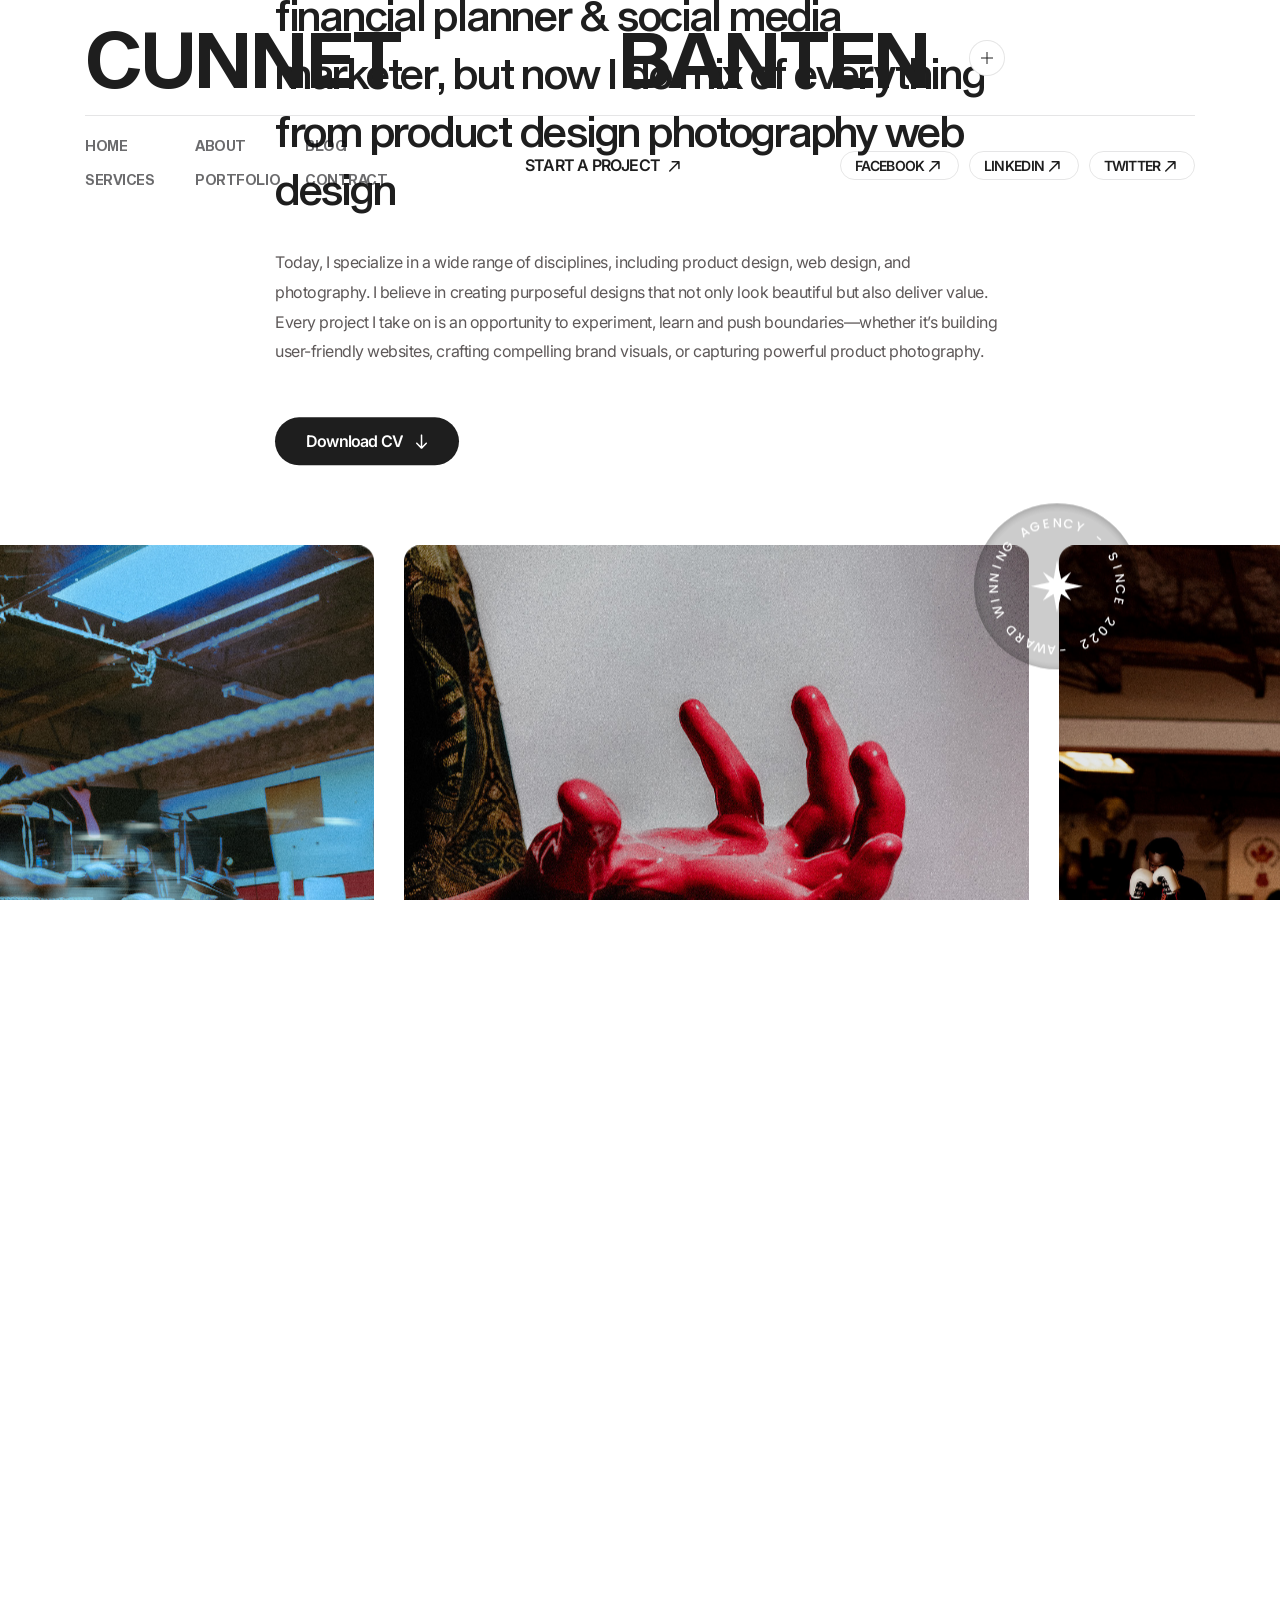
<file: cunnet/about-me-light.html>
<!doctype html>
<html class="no-js" lang="zxx">

<head>

   <meta charset="utf-8">
   <meta http-equiv="x-ua-compatible" content="ie=edge">
   <title>Cunnet - Creative Portfolio Agency HTML Template</title>
   <meta name="description" content="">
   <meta name="viewport" content="width=device-width, initial-scale=1">

   <!-- Place favicon.ico in the root directory -->
   <link rel="shortcut icon" type="image/x-icon" href="assets/img/logo/favicon.png">

   <!-- CSS here -->
   <link rel="stylesheet" href="assets/css/bootstrap.min.css">
   <link rel="stylesheet" href="assets/css/swiper-bundle.css">
   <link rel="stylesheet" href="assets/css/nice-select.css">
   <link rel="stylesheet" href="assets/css/magnific-popup.css">
   <link rel="stylesheet" href="assets/css/font-awesome-pro.css">
   <link rel="stylesheet" href="assets/css/spacing.css">
   <link rel="stylesheet" href="assets/css/main.css">

</head>

<body class="tp-magic-cursor">

   <!-- Begin magic cursor -->
   <div id="magic-cursor" class="cursor-black-bg">
      <div id="ball"></div>
   </div>
   <!-- End magic cursor -->

   <!-- back to top start -->
   <div class="back-to-top-wrapper">
      <button id="back_to_top" type="button" class="back-to-top-btn">
         <svg width="12" height="7" viewBox="0 0 12 7" fill="none" xmlns="http://www.w3.org/2000/svg">
            <path d="M11 6L6 1L1 6" stroke="currentColor" stroke-width="1.5" stroke-linecap="round"
               stroke-linejoin="round" />
         </svg>
      </button>
   </div>
   <!-- back to top end -->

   <!-- offcanvas 2 start -->
   <div class="tp-offcanvas-2-area p-relative">
      <div class="offcanvas-bg"></div>
      <div class="tp-offcanvas-2-wrapper offcanvas-menu">
         <div class="tp-offcanvas-2-left">
            <div class="tp-header-logo d-flex justify-content-between align-items-center mb-50">
               <a href="index.html">
                  <img class="logo-1" data-width="170" src="assets/img/logo/logo.png" alt="">
                  <img class="logo-2" data-width="170" src="assets/img/logo/logo-white.png" alt="">
               </a>
               <span class="hamburger-close-btn">
                  <svg width="37" height="38" viewBox="0 0 37 38" fill="none" xmlns="http://www.w3.org/2000/svg">
                     <path d="M9.19141 9.80762L27.5762 28.1924" stroke="currentColor" stroke-width="1.5" stroke-linecap="round" stroke-linejoin="round" />
                     <path d="M9.19141 28.1924L27.5762 9.80761" stroke="currentColor" stroke-width="1.5" stroke-linecap="round" stroke-linejoin="round" />
                  </svg>
               </span>
            </div>
            <div class="tp-offcanvas-menu counter-row">
               <nav></nav>
            </div>
            <span class="hamburger-close-btn hamburger-mobile-close-btn d-md-none">CLOSE</span>
         </div>
      </div>
   </div>
   <!-- offcanvas 2 end -->

   <header>

      <!-- header area start -->
      <div class="tp-header-area pp-header-white tp-header-spacing header-transparent">
         <div class="container">
            <div class="pp-header-top">
               <div class="row">
                  <div class="col-lg-5 col-sm-6 col-12">
                     <div class="pp-header-top-wrap mb-10">
                        <h2 class="pp-header-top-content tp-ff-sequel-semi-bold tp-char-animation"><a href="index.html">Cunnet</a></h2>
                     </div>
                  </div>
                  <div class="col-lg-5 col-sm-6 col-12">
                     <div class="pp-header-top-logo-wrap d-flex align-items-start justify-content-sm-end justify-content-sm-start ml-55 mb-10">
                        <h2 class="pp-header-top-content tp-ff-sequel-semi-bold tp-char-animation">Banten</h2>
                        <button class="pp-header-hamburger hamburger-open-btn mt-20 ml-40">
                           <svg width="12" height="12" viewBox="0 0 12 12" fill="none"
                              xmlns="http://www.w3.org/2000/svg">
                              <path d="M12 6H0M6 12L6 0" stroke="currentColor" />
                           </svg>
                        </button>
                     </div>
                  </div>
               </div>
            </div>
            <div class="pp-header-main mt-15 mb-20">
               <div class="row align-items-center">
                  <div class="col-xxl-4 col-xl-4 d-none d-xl-block">
                     <div class="pp-main-menu mb-20">
                        <nav>
                           <ul>
                              <li><a href="index-light.html">Home</a></li>
                              <li><a href="about-me-light.html">About</a></li>
                              <li><a href="blog-light.html">Blog</a></li>
                              <li><a href="service-light.html">Services</a></li>
                              <li><a href="portfolio-2-light.html">Portfolio</a></li>
                              <li><a href="contact-me-light.html">Contract</a></li>
                           </ul>
                        </nav>
                        <div class="tp-main-menu d-none">
                           <nav class="tp-mobile-menu-active">
                              <ul>
                                 <li class="has-dropdown">
                                    <a href="index.html">Home</a>
                                    <div class="tp-submenu submenu tp-megamenu">
                                       <div class="row">
                                          <div class="col-xl-4">
                                             <div class="tp-megamenu-box">
                                                <div class="tp-megamenu-title-wrap">
                                                   <span class="tp-megamenu-title">Light Version</span>
                                                </div>
                                                <ul>
                                                   <li><a href="index.html">Creative Agency</a></li>
                                                   <li><a href="index-digital-light.html">Digital Studio</a></li>
                                                   <li><a href="index-modern-light.html">Modern Agency</a></li>
                                                   <li><a href="index-personal-portfolio-light.html">Personal Portfolio</a></li>
                                                   <li><a href="index-branding-studio-light.html">Branding Studio</a></li>
                                                   <li><a href="index-motion-graphic-light.html">Motion Graphics</a></li>
                                                   <li><a href="index-shop-light.html">Agency Shop</a></li>
                                                </ul>
                                             </div>
                                          </div>
                                          <div class="col-xl-4">
                                             <div class="tp-megamenu-box">
                                                <div class="tp-megamenu-title-wrap">
                                                   <span class="tp-megamenu-title">Dark Version</span>
                                                </div>
                                                <ul>
                                                   <li><a href="index-dark.html">Creative Agency</a></li>
                                                   <li><a href="index-digital-dark.html">Digital Studio</a></li>
                                                   <li><a href="index-modern-dark.html">Modern Agency</a></li>
                                                   <li><a href="index-personal-portfolio-dark.html">Personal Portfolio</a></li>
                                                   <li><a href="index-branding-studio-dark.html">Branding Studio</a></li>
                                                   <li><a href="index-motion-graphic-dark.html">Motion Graphics</a></li>
                                                   <li><a href="index-shop-dark.html">Agency Shop</a></li>
                                                </ul>
                                             </div>
                                          </div>
                                          <div class="col-xl-4">
                                             <div class="tp-megamenu-box">
                                                <div class="tp-megamenu-title-wrap">
                                                   <span class="tp-megamenu-title">All Showcase</span>
                                                </div>
                                                <ul>
                                                   <li><a href="portfolio-mix-slicer.html">Mix Slicer</a></li>
                                                   <li><a href="portfolio-creative-skew-slider.html">Creative Skew</a></li>
                                                   <li><a href="portfolio-creative-thumb-slider.html">Creative Thumb</a></li>
                                                   <li><a href="portfolio-revealing-slider.html">Revealing Slider</a></li>
                                                </ul>
                                             </div>
                                          </div>
                                       </div>
                                    </div>
                                 </li>
                                 <li class="has-dropdown">
                                    <a href="#">Page</a>
                                    <div class="tp-submenu submenu tp-megamenu">
                                       <div class="row">
                                          <div class="col-xl-4">
                                             <div class="tp-megamenu-box">
                                                <div class="tp-megamenu-title-wrap">
                                                   <span class="tp-megamenu-title">Special Pages</span>
                                                </div>
                                                <ul>
                                                   <li><a href="about-me-light.html">About Me</a></li>
                                                   <li><a href="about-us-light.html">About Us</a></li>
                                                   <li><a href="service-light.html">Service</a></li>
                                                   <li><a href="service-2-light.html">Service Two</a></li>
                                                   <li><a href="service-details-light.html">Service Details</a></li>
                                                   <li><a href="faq-light.html">Faq</a></li>
                                                </ul>
                                             </div>
                                          </div>
                                          <div class="col-xl-4">
                                             <div class="tp-megamenu-box">
                                                <div class="tp-megamenu-title-wrap">
                                                   <span class="tp-megamenu-title">Special Pages</span>
                                                </div>
                                                <ul>
                                                   <li><a href="team-light.html">Team</a></li>
                                                   <li><a href="team-details-light.html">Team Details</a></li>
                                                   <li><a href="pricing-light.html">Pricing</a></li>
                                                   <li><a href="login-light.html">Login</a></li>
                                                   <li><a href="register-light.html">Register</a></li>
                                                   <li><a href="forgot-light.html">Forgot</a></li>
                                                </ul>
                                             </div>
                                          </div>
                                          <div class="col-xl-4">
                                             <div class="tp-megamenu-box">
                                                <div class="tp-megamenu-title-wrap">
                                                   <span class="tp-megamenu-title">Special Pages</span>
                                                </div>
                                                <ul>
                                                   <li><a href="career-light.html">Career</a></li>
                                                   <li><a href="career-details-light.html">Career Details</a></li>
                                                   <li><a href="job-application-form-light.html">Application Form</a></li>
                                                   <li><a href="profile-light.html">Profile</a></li>
                                                   <li><a href="error-light.html">404 Page</a></li>
                                                </ul>
                                             </div>
                                          </div>
                                       </div>
                                    </div>
                                 </li>
                                 <li class="has-dropdown">
                                    <a href="portfolio-light.html">Porject</a>
                                    <ul class="tp-submenu submenu">
                                       <li><a href="portfolio-light.html">Portfolio</a></li>
                                       <li><a href="portfolio-2-light.html">Portfolio Two</a></li>
                                       <li><a href="portfolio-3-light.html">Portfolio Three</a></li>
                                       <li><a href="portfolio-4-light.html">Portfolio Four</a></li>
                                       <li><a href="portfolio-col-3-light.html">Three Columns</a></li>
                                       <li><a href="portfolio-col-4-light.html">Four Columns</a></li>
                                       <li><a href="portfolio-details-gallery-light.html">Gallery</a></li>
                                       <li><a href="portfolio-details-light.html">Modern</a></li>
                                    </ul>
                                 </li>
                                 <li class="has-dropdown">
                                    <a href="shop-light.html">Shop</a>
                                    <ul class="tp-submenu submenu">
                                       <li><a href="shop-light.html">Shop</a></li>
                                       <li><a href="shop-details-light.html">Shop Details</a></li>
                                       <li><a href="cart-light.html">Cart</a></li>
                                       <li><a href="checkout-light.html">Checkout</a></li>
                                       <li><a href="wishlist-light.html">Wishlist</a></li>
                                    </ul>
                                 </li>
                                 <li class="has-dropdown">
                                    <a href="blog-light.html">News</a>
                                    <ul class="tp-submenu submenu">
                                       <li><a href="blog-light.html">Blog</a></li>
                                       <li><a href="blog-list-light.html">Blog List</a></li>
                                       <li><a href="blog-grid-with-sidebar-light.html">Blog Grid Sidebar</a></li>
                                       <li><a href="blog-standard-light.html">Blog Standard</a></li>
                                       <li><a href="blog-details-light.html">Blog Details</a></li>
                                    </ul>
                                 </li>
                                 <li class="has-dropdown">
                                    <a href="contact-us-light.html">Contact</a>
                                    <ul class="tp-submenu submenu">
                                       <li><a href="contact-me-light.html">Contact Me</a></li>
                                       <li><a href="contact-us-light.html">Contact Us</a></li>
                                    </ul>
                                 </li>
                              </ul>
                           </nav>
                        </div>
                     </div>
                  </div>
                  <div class="col-xxl-3 col-xl-3 col-lg-6 col-md-4 offset-xxl-1">
                     <div class="pp-header-btn ml-60 mb-20">
                        <a class="tp-btn pp-btn-nobg text-uppercase" href="contact-me-light.html">
                           <span>
                              <span class="text-1">Start A Project</span>
                              <span class="text-2">Start A Project</span>
                           </span>
                           <i>
                              <svg width="11" height="11" viewBox="0 0 11 11" fill="none"
                                 xmlns="http://www.w3.org/2000/svg">
                                 <path
                                    d="M0.21967 9.40717C-0.0732232 9.70006 -0.0732232 10.1749 0.21967 10.4678C0.512563 10.7607 0.987437 10.7607 1.28033 10.4678L0.21967 9.40717ZM10.6875 0.75C10.6875 0.335786 10.3517 2.97145e-09 9.9375 1.50485e-07L3.1875 -2.70983e-07C2.77329 -2.70983e-07 2.4375 0.335786 2.4375 0.75C2.4375 1.16421 2.77329 1.5 3.1875 1.5H9.1875V7.5C9.1875 7.91421 9.52329 8.25 9.9375 8.25C10.3517 8.25 10.6875 7.91421 10.6875 7.5L10.6875 0.75ZM0.75 9.9375L1.28033 10.4678L10.4678 1.28033L9.9375 0.75L9.40717 0.21967L0.21967 9.40717L0.75 9.9375Z"
                                    fill="currentColor" />
                              </svg>
                              <svg width="11" height="11" viewBox="0 0 11 11" fill="none"
                                 xmlns="http://www.w3.org/2000/svg">
                                 <path
                                    d="M0.21967 9.40717C-0.0732232 9.70006 -0.0732232 10.1749 0.21967 10.4678C0.512563 10.7607 0.987437 10.7607 1.28033 10.4678L0.21967 9.40717ZM10.6875 0.75C10.6875 0.335786 10.3517 2.97145e-09 9.9375 1.50485e-07L3.1875 -2.70983e-07C2.77329 -2.70983e-07 2.4375 0.335786 2.4375 0.75C2.4375 1.16421 2.77329 1.5 3.1875 1.5H9.1875V7.5C9.1875 7.91421 9.52329 8.25 9.9375 8.25C10.3517 8.25 10.6875 7.91421 10.6875 7.5L10.6875 0.75ZM0.75 9.9375L1.28033 10.4678L10.4678 1.28033L9.9375 0.75L9.40717 0.21967L0.21967 9.40717L0.75 9.9375Z"
                                    fill="currentColor" />
                              </svg>
                           </i>
                        </a>
                     </div>
                  </div>
                  <div class="col-xxl-4 col-xl-5 col-lg-6 col-md-8">
                     <div class="pp-header-social mb-20">
                        <a class="tp-btn pp-btn-nobg text-uppercase" href="#">
                           <span>
                              <span class="text-1">Facebook</span>
                              <span class="text-2">Facebook</span>
                           </span>
                           <i>
                              <svg width="11" height="11" viewBox="0 0 11 11" fill="none"
                                 xmlns="http://www.w3.org/2000/svg">
                                 <path
                                    d="M0.21967 9.40717C-0.0732232 9.70006 -0.0732232 10.1749 0.21967 10.4678C0.512563 10.7607 0.987437 10.7607 1.28033 10.4678L0.21967 9.40717ZM10.6875 0.75C10.6875 0.335786 10.3517 2.97145e-09 9.9375 1.50485e-07L3.1875 -2.70983e-07C2.77329 -2.70983e-07 2.4375 0.335786 2.4375 0.75C2.4375 1.16421 2.77329 1.5 3.1875 1.5H9.1875V7.5C9.1875 7.91421 9.52329 8.25 9.9375 8.25C10.3517 8.25 10.6875 7.91421 10.6875 7.5L10.6875 0.75ZM0.75 9.9375L1.28033 10.4678L10.4678 1.28033L9.9375 0.75L9.40717 0.21967L0.21967 9.40717L0.75 9.9375Z"
                                    fill="currentColor" />
                              </svg>
                              <svg width="11" height="11" viewBox="0 0 11 11" fill="none"
                                 xmlns="http://www.w3.org/2000/svg">
                                 <path
                                    d="M0.21967 9.40717C-0.0732232 9.70006 -0.0732232 10.1749 0.21967 10.4678C0.512563 10.7607 0.987437 10.7607 1.28033 10.4678L0.21967 9.40717ZM10.6875 0.75C10.6875 0.335786 10.3517 2.97145e-09 9.9375 1.50485e-07L3.1875 -2.70983e-07C2.77329 -2.70983e-07 2.4375 0.335786 2.4375 0.75C2.4375 1.16421 2.77329 1.5 3.1875 1.5H9.1875V7.5C9.1875 7.91421 9.52329 8.25 9.9375 8.25C10.3517 8.25 10.6875 7.91421 10.6875 7.5L10.6875 0.75ZM0.75 9.9375L1.28033 10.4678L10.4678 1.28033L9.9375 0.75L9.40717 0.21967L0.21967 9.40717L0.75 9.9375Z"
                                    fill="currentColor" />
                              </svg>
                           </i>
                        </a>
                        <a class="tp-btn pp-btn-nobg text-uppercase" href="#">
                           <span>
                              <span class="text-1">LinkedIn</span>
                              <span class="text-2">LinkedIn</span>
                           </span>
                           <i>
                              <svg width="11" height="11" viewBox="0 0 11 11" fill="none"
                                 xmlns="http://www.w3.org/2000/svg">
                                 <path
                                    d="M0.21967 9.40717C-0.0732232 9.70006 -0.0732232 10.1749 0.21967 10.4678C0.512563 10.7607 0.987437 10.7607 1.28033 10.4678L0.21967 9.40717ZM10.6875 0.75C10.6875 0.335786 10.3517 2.97145e-09 9.9375 1.50485e-07L3.1875 -2.70983e-07C2.77329 -2.70983e-07 2.4375 0.335786 2.4375 0.75C2.4375 1.16421 2.77329 1.5 3.1875 1.5H9.1875V7.5C9.1875 7.91421 9.52329 8.25 9.9375 8.25C10.3517 8.25 10.6875 7.91421 10.6875 7.5L10.6875 0.75ZM0.75 9.9375L1.28033 10.4678L10.4678 1.28033L9.9375 0.75L9.40717 0.21967L0.21967 9.40717L0.75 9.9375Z"
                                    fill="currentColor" />
                              </svg>
                              <svg width="11" height="11" viewBox="0 0 11 11" fill="none"
                                 xmlns="http://www.w3.org/2000/svg">
                                 <path
                                    d="M0.21967 9.40717C-0.0732232 9.70006 -0.0732232 10.1749 0.21967 10.4678C0.512563 10.7607 0.987437 10.7607 1.28033 10.4678L0.21967 9.40717ZM10.6875 0.75C10.6875 0.335786 10.3517 2.97145e-09 9.9375 1.50485e-07L3.1875 -2.70983e-07C2.77329 -2.70983e-07 2.4375 0.335786 2.4375 0.75C2.4375 1.16421 2.77329 1.5 3.1875 1.5H9.1875V7.5C9.1875 7.91421 9.52329 8.25 9.9375 8.25C10.3517 8.25 10.6875 7.91421 10.6875 7.5L10.6875 0.75ZM0.75 9.9375L1.28033 10.4678L10.4678 1.28033L9.9375 0.75L9.40717 0.21967L0.21967 9.40717L0.75 9.9375Z"
                                    fill="currentColor" />
                              </svg>
                           </i>
                        </a>
                        <a class="tp-btn pp-btn-nobg text-uppercase" href="#">
                           <span>
                              <span class="text-1">Twitter</span>
                              <span class="text-2">Twitter</span>
                           </span>
                           <i>
                              <svg width="11" height="11" viewBox="0 0 11 11" fill="none"
                                 xmlns="http://www.w3.org/2000/svg">
                                 <path
                                    d="M0.21967 9.40717C-0.0732232 9.70006 -0.0732232 10.1749 0.21967 10.4678C0.512563 10.7607 0.987437 10.7607 1.28033 10.4678L0.21967 9.40717ZM10.6875 0.75C10.6875 0.335786 10.3517 2.97145e-09 9.9375 1.50485e-07L3.1875 -2.70983e-07C2.77329 -2.70983e-07 2.4375 0.335786 2.4375 0.75C2.4375 1.16421 2.77329 1.5 3.1875 1.5H9.1875V7.5C9.1875 7.91421 9.52329 8.25 9.9375 8.25C10.3517 8.25 10.6875 7.91421 10.6875 7.5L10.6875 0.75ZM0.75 9.9375L1.28033 10.4678L10.4678 1.28033L9.9375 0.75L9.40717 0.21967L0.21967 9.40717L0.75 9.9375Z"
                                    fill="currentColor" />
                              </svg>
                              <svg width="11" height="11" viewBox="0 0 11 11" fill="none"
                                 xmlns="http://www.w3.org/2000/svg">
                                 <path
                                    d="M0.21967 9.40717C-0.0732232 9.70006 -0.0732232 10.1749 0.21967 10.4678C0.512563 10.7607 0.987437 10.7607 1.28033 10.4678L0.21967 9.40717ZM10.6875 0.75C10.6875 0.335786 10.3517 2.97145e-09 9.9375 1.50485e-07L3.1875 -2.70983e-07C2.77329 -2.70983e-07 2.4375 0.335786 2.4375 0.75C2.4375 1.16421 2.77329 1.5 3.1875 1.5H9.1875V7.5C9.1875 7.91421 9.52329 8.25 9.9375 8.25C10.3517 8.25 10.6875 7.91421 10.6875 7.5L10.6875 0.75ZM0.75 9.9375L1.28033 10.4678L10.4678 1.28033L9.9375 0.75L9.40717 0.21967L0.21967 9.40717L0.75 9.9375Z"
                                    fill="currentColor" />
                              </svg>
                           </i>
                        </a>
                     </div>
                  </div>
               </div>
            </div>
         </div>
      </div>
      <!-- header area end -->

      <!-- sticky-menu-area -->
      <button id="header-sticky" class="hamburger-open-btn tp-header-sidebar-btn hamburger-sticky-menu">
         <span></span>
         <span></span>
      </button>
      <!-- sticky-menu-end -->

   </header>

   <div id="smooth-wrapper">
      <div id="smooth-content">

         <main>

            <!-- about-me-area-start -->
            <div class="about-me-area about-me-spacing">
               <div class="container">
                  <div class="row">
                     <div class="col-lg-2">
                        <div class="tp-about-subtitle-wrap mb-30">
                           <span class="tp-about-subtitle tp_fade_anim" data-delay=".3">
                              <svg width="23" height="20" viewBox="0 0 23 20" fill="none"
                                 xmlns="http://www.w3.org/2000/svg">
                                 <path d="M1 1V13.8182H20.7232" stroke="currentColor" stroke-width="2"
                                    stroke-linecap="round" />
                                 <path d="M23 13.8182L15.0349 19.1718L15.0349 8.46456L23 13.8182Z" fill="currentColor" />
                              </svg>
                              About Us
                           </span>
                        </div>
                     </div>
                     <div class="col-xxl-6 col-xl-8 col-lg-10">
                        <div class="pp-about-content">
                           <h2 class="pp-about-title mb-30 tp_fade_anim" data-delay=".4">I’m cunnet a self though & self learned
                              designer based in USA. I started as a financial
                              planner & social media marketer, but now I do
                              mix of everything from product design
                              photography web design</h2>
                           <div class="pp-about-dec-wrap">
                              <div class="tp_fade_anim" data-delay=".5">
                                 <p class="pp-about-dec mb-50">Today, I specialize in a wide range of disciplines,
                                    including product design, web design, and photography.
                                    I believe in creating purposeful designs that not only look beautiful but also deliver
                                    value. Every project I take on
                                    is an opportunity to experiment, learn and push boundaries—whether it’s building
                                    user-friendly websites, crafting
                                    compelling brand visuals, or capturing powerful product photography.</p>
                              </div>
                              <div class="pp-about-btn d-flex flex-wrap gap-3">
                                 <a href="assets/img/cv/mycv.docx" class="tp-btn pp-btn-download">
                                    <span>
                                       <span class="text-1">Download CV</span>
                                       <span class="text-2">Download CV</span>
                                    </span>
                                    <svg width="12" height="15" viewBox="0 0 12 15" fill="none"
                                       xmlns="http://www.w3.org/2000/svg">
                                       <path
                                          d="M6.27295 0.75C6.27295 0.335787 5.93716 1.07513e-07 5.52295 8.9407e-08C5.10874 7.13011e-08 4.77295 0.335786 4.77295 0.75L5.52295 0.75L6.27295 0.75ZM4.99262 14.2734C5.28551 14.5663 5.76039 14.5663 6.05328 14.2734L10.8262 9.50045C11.1191 9.20755 11.1191 8.73268 10.8262 8.43979C10.5334 8.14689 10.0585 8.14689 9.76559 8.43979L5.52295 12.6824L1.28031 8.43979C0.987416 8.14689 0.512542 8.14689 0.219649 8.43979C-0.0732447 8.73268 -0.0732448 9.20755 0.219649 9.50045L4.99262 14.2734ZM5.52295 0.75L4.77295 0.75L4.77295 13.7431L5.52295 13.7431L6.27295 13.7431L6.27295 0.75L5.52295 0.75Z"
                                          fill="currentColor" />
                                    </svg>
                                 </a>
                              </div>
                           </div>
                        </div>
                     </div>
                  </div>
               </div>
            </div>
            <!-- about-me-area-end -->

            <!-- about-me-slider-start -->
            <div class="about-me-slider-area pt-120 p-relative">
               <div class="about-me-slider-awards">
                  <div class="mp-hero-awards mg-hero-awards pp-about-awards mb-40 p-relative d-inline-block">
                     <img class="rotate-infinite" src="assets/img/hero/mg/text.png" alt="award">
                     <img class="mp-hero-w-logo" src="assets/img/hero/mg/shap.png" alt="">
                  </div>
               </div>
               <div class="swiper about-me-slider-active">
                  <div class="swiper-wrapper">
                     <div class="swiper-slide">
                        <div class="about-me-slider-thumb tp-item-anime marque">
                           <img class="w-100" src="assets/img/about/me/thumb.jpg" alt="">
                        </div>
                     </div>
                     <div class="swiper-slide">
                        <div class="about-me-slider-thumb tp-item-anime marque">
                           <img class="w-100" src="assets/img/about/me/thumb-2.jpg" alt="">
                        </div>
                     </div>
                     <div class="swiper-slide">
                        <div class="about-me-slider-thumb tp-item-anime marque">
                           <img class="w-100" src="assets/img/about/me/thumb-3.jpg" alt="">
                        </div>
                     </div>
                  </div>
               </div>
            </div>
            <!-- about-me-slider-end -->

            <!-- about-me-resume-area-start -->
            <div class="about-me-resume-area pt-115">
               <div class="container">
                  <div class="row">
                     <div class="col-lg-2">
                        <div class="tp-about-subtitle-wrap mb-20 mt-15">
                           <span class="tp-about-subtitle text-uppercase">
                              <svg width="23" height="20" viewBox="0 0 23 20" fill="none"
                                 xmlns="http://www.w3.org/2000/svg">
                                 <path d="M1 1V13.8182H20.7232" stroke="currentColor" stroke-width="2"
                                    stroke-linecap="round" />
                                 <path d="M23 13.8182L15.0349 19.1718L15.0349 8.46456L23 13.8182Z" fill="currentColor" />
                              </svg>
                              resume
                           </span>
                        </div>
                     </div>
                     <div class="col-lg-7">
                        <div class="about-me-resume-content mb-20">
                           <h2 class="about-me-resume-maintitle text-uppercase reveal-text">The digital<br> journey</h2>
                        </div>
                     </div>
                     <div class="col-lg-3">
                        <div class="about-me-subtitle-wrap d-flex justify-content-lg-end align-items-end h-100">
                           <span class="tp-about-subtitle text-uppercase mb-30">[ My Education ]</span>
                        </div>
                     </div>
                     <div class="col-xl-10 offset-xl-2">
                        <div class="about-me-resume-wrap mt-40">
                           <div class="about-me-resume-item tp_fade_anim" data-delay=".3">
                              <div class="row">
                                 <div class="col-lg-2">
                                    <div class="about-me-resume-date mb-30">
                                       <span>2015 - 2018</span>
                                    </div>
                                 </div>
                                 <div class="col-lg-5">
                                    <div class="about-me-resume-info ml-40 mb-30">
                                       <h3 class="about-me-resume-title tp-ff-inter">Bachelor’s in Graphic Design</h3>
                                       <span class="about-me-resume-location">New York School of Visual Arts</span>
                                    </div>
                                 </div>
                                 <div class="col-lg-5">
                                    <div class="about-me-resume-dec ml-50 mb-30">
                                       <p>Gained strong foundations in design theory typography, and visual
                                          communication.</p>
                                    </div>
                                 </div>
                              </div>
                           </div>
                           <div class="about-me-resume-item tp_fade_anim" data-delay=".4">
                              <div class="row">
                                 <div class="col-lg-2">
                                    <div class="about-me-resume-date mb-30">
                                       <span>2019 - 2021</span>
                                    </div>
                                 </div>
                                 <div class="col-lg-5">
                                    <div class="about-me-resume-info ml-40 mb-30">
                                       <h3 class="about-me-resume-title tp-ff-inter">Diploma in Motion Graphics</h3>
                                       <span class="about-me-resume-location">Los Angeles Creative Institute</span>
                                    </div>
                                 </div>
                                 <div class="col-lg-5">
                                    <div class="about-me-resume-dec ml-50 mb-30">
                                       <p>Gained strong foundations in design theory typography, and visual
                                          communication.</p>
                                    </div>
                                 </div>
                              </div>
                           </div>
                           <div class="about-me-resume-item tp_fade_anim" data-delay=".5">
                              <div class="row">
                                 <div class="col-lg-2">
                                    <div class="about-me-resume-date mb-30">
                                       <span>2022 - 2024</span>
                                    </div>
                                 </div>
                                 <div class="col-lg-5">
                                    <div class="about-me-resume-info ml-40 mb-30">
                                       <h3 class="about-me-resume-title tp-ff-inter">UI/UX Design Certification</h3>
                                       <span class="about-me-resume-location">San Francisco Design Academy</span>
                                    </div>
                                 </div>
                                 <div class="col-lg-5">
                                    <div class="about-me-resume-dec ml-50 mb-30">
                                       <p>Gained strong foundations in design theory typography, and visual
                                          communication.</p>
                                    </div>
                                 </div>
                              </div>
                           </div>
                        </div>
                     </div>
                  </div>
               </div>
            </div>
            <!-- about-me-resume-area-end -->

            <!-- tp-skill-area-start -->
            <div class="tp-skill-area pt-160">
               <div class="container">
                  <div class="row">
                     <div class="col-xl-2 col-lg-4 col-md-4 col-sm-6">
                        <div class="tp-skill-item d-flex flex-column mb-25 align-items-center tp_fade_anim" data-delay=".3">
                           <div class="tp-skill-icon mb-20">
                              <img src="assets/img/skil/photoshop.png" alt="">
                           </div>
                           <span class="tp-skill-text">Photoshop</span>
                        </div>
                     </div>
                     <div class="col-xl-2 col-lg-4 col-md-4 col-sm-6">
                        <div class="tp-skill-item d-flex flex-column mb-25 align-items-center tp_fade_anim" data-delay=".4">
                           <div class="tp-skill-icon mb-20">
                              <img src="assets/img/skil/figma.png" alt="">
                           </div>
                           <span class="tp-skill-text">Figma</span>
                        </div>
                     </div>
                     <div class="col-xl-2 col-lg-4 col-md-4 col-sm-6">
                        <div class="tp-skill-item d-flex flex-column mb-25 align-items-center tp_fade_anim" data-delay=".5">
                           <div class="tp-skill-icon mb-20">
                              <img src="assets/img/skil/adobe.png" alt="">
                           </div>
                           <span class="tp-skill-text">Adobe XD</span>
                        </div>
                     </div>
                     <div class="col-xl-2 col-lg-4 col-md-4 col-sm-6">
                        <div class="tp-skill-item d-flex flex-column mb-25 align-items-center tp_fade_anim" data-delay=".6">
                           <div class="tp-skill-icon mb-20">
                              <img src="assets/img/skil/sketch.png" alt="">
                           </div>
                           <span class="tp-skill-text">Sketch</span>
                        </div>
                     </div>
                     <div class="col-xl-2 col-lg-4 col-md-4 col-sm-6">
                        <div class="tp-skill-item d-flex flex-column mb-25 align-items-center tp_fade_anim" data-delay=".7">
                           <div class="tp-skill-icon mb-20">
                              <img src="assets/img/skil/html.png" alt="">
                           </div>
                           <span class="tp-skill-text">HTML</span>
                        </div>
                     </div>
                     <div class="col-xl-2 col-lg-4 col-md-4 col-sm-6">
                        <div class="tp-skill-item d-flex flex-column mb-25 align-items-center tp_fade_anim" data-delay=".8">
                           <div class="tp-skill-icon mb-20">
                              <img src="assets/img/skil/js.png" alt="">
                           </div>
                           <span class="tp-skill-text">JavaScript</span>
                        </div>
                     </div>
                  </div>
               </div>
            </div>
            <!-- tp-skill-area-end -->

            <!-- about-me-resume-area-start -->
            <div class="about-me-resume-area pt-115">
               <div class="container">
                  <div class="row">
                     <div class="col-lg-2">
                        <div class="tp-about-subtitle-wrap mb-20 mt-15">
                           <span class="tp-about-subtitle text-uppercase">
                              <svg width="23" height="20" viewBox="0 0 23 20" fill="none"
                                 xmlns="http://www.w3.org/2000/svg">
                                 <path d="M1 1V13.8182H20.7232" stroke="currentColor" stroke-width="2"
                                    stroke-linecap="round" />
                                 <path d="M23 13.8182L15.0349 19.1718L15.0349 8.46456L23 13.8182Z" fill="currentColor" />
                              </svg>
                              resume
                           </span>
                        </div>
                     </div>
                     <div class="col-lg-7">
                        <div class="about-me-resume-content mb-20">
                           <h2 class="about-me-resume-maintitle text-uppercase reveal-text">Experience <br> Digital
                              Evolution</h2>
                        </div>
                     </div>
                     <div class="col-lg-3">
                        <div class="about-me-subtitle-wrap d-flex justify-content-lg-end align-items-lg-end h-100">
                           <span class="tp-about-subtitle text-uppercase mb-30">[ My Education ]</span>
                        </div>
                     </div>
                     <div class="col-xl-10 offset-xl-2">
                        <div class="about-me-resume-wrap mt-40">
                           <div class="about-me-resume-item tp_fade_anim" data-delay=".3">
                              <div class="row">
                                 <div class="col-lg-2">
                                    <div class="about-me-resume-date mb-30">
                                       <span>2015 - 2018</span>
                                    </div>
                                 </div>
                                 <div class="col-lg-5">
                                    <div class="about-me-resume-info ml-40 mb-30">
                                       <h3 class="about-me-resume-title tp-ff-inter">Expert in Web & Mobile Design</h3>
                                       <span class="about-me-resume-location">New York School of Visual Arts</span>
                                    </div>
                                 </div>
                                 <div class="col-lg-5">
                                    <div class="about-me-resume-dec ml-50 mb-30">
                                       <p>Gained strong foundations in design theory typography, and visual
                                          communication.</p>
                                    </div>
                                 </div>
                              </div>
                           </div>
                           <div class="about-me-resume-item tp_fade_anim" data-delay=".4">
                              <div class="row">
                                 <div class="col-lg-2">
                                    <div class="about-me-resume-date mb-30">
                                       <span>2019 - 2021</span>
                                    </div>
                                 </div>
                                 <div class="col-lg-5">
                                    <div class="about-me-resume-info ml-40 mb-30">
                                       <h3 class="about-me-resume-title tp-ff-inter">Proficient with Adobe & Figma</h3>
                                       <span class="about-me-resume-location">Los Angeles Creative Institute</span>
                                    </div>
                                 </div>
                                 <div class="col-lg-5">
                                    <div class="about-me-resume-dec ml-50 mb-30">
                                       <p>Gained strong foundations in design theory typography, and visual
                                          communication.</p>
                                    </div>
                                 </div>
                              </div>
                           </div>
                           <div class="about-me-resume-item tp_fade_anim" data-delay=".5">
                              <div class="row">
                                 <div class="col-lg-2">
                                    <div class="about-me-resume-date mb-30">
                                       <span>2022 - 2024</span>
                                    </div>
                                 </div>
                                 <div class="col-lg-5">
                                    <div class="about-me-resume-info ml-40 mb-30">
                                       <h3 class="about-me-resume-title tp-ff-inter">Strong Visual Communicationn</h3>
                                       <span class="about-me-resume-location">San Francisco Design Academy</span>
                                    </div>
                                 </div>
                                 <div class="col-lg-5">
                                    <div class="about-me-resume-dec ml-50 mb-30">
                                       <p>Gained strong foundations in design theory typography, and visual
                                          communication.</p>
                                    </div>
                                 </div>
                              </div>
                           </div>
                        </div>
                     </div>
                  </div>
               </div>
            </div>
            <!-- about-me-resume-area-end -->

            <!-- tp-testimonial-area-start -->
            <div class="tp-testimonial-area pt-160 pb-130">
               <div class="tp-testimonial-text-slide pb-70">
                  <div class="swiper tp-testimonial-text-slide-active">
                     <div class="swiper-wrapper slide-transtion">
                        <div class="swiper-slide">
                           <div class="tp-testimonial-text">
                              <h2 class="tp-testimonial-text-title fw-600 mb-0 tp-ff-inter text-uppercase">
                                 Our Testimonial
                                 <span>
                                    <svg class="rotate-infinite-2" width="101" height="100" viewBox="0 0 101 100"
                                       fill="none" xmlns="http://www.w3.org/2000/svg">
                                       <path
                                          d="M101 54.2935L74.6318 57.6939L94.1329 75.7004L68.8956 67.367L78.6156 92.0118L59.5119 73.5993L57.5353 100L48.3451 75.1523L35.0591 98.0918L37.6063 71.7316L15.6498 86.6626L29.4146 64.0073L3.12791 67.9659L25.4003 53.512L0 45.7166L26.358 42.3163L6.86714 24.3098L32.1044 32.6431L22.3844 7.99838L41.4881 26.4109L43.4647 0L52.6549 24.8477L65.9307 1.90824L63.3937 28.2684L85.3503 13.3475L71.5854 35.9927L97.8619 32.0341L75.5997 46.4982L101 54.2935Z"
                                          fill="currentColor" />
                                    </svg>
                                 </span>
                              </h2>
                           </div>
                        </div>
                        <div class="swiper-slide">
                           <div class="tp-testimonial-text">
                              <h2 class="tp-testimonial-text-title fw-600 mb-0 tp-ff-inter text-uppercase">
                                 Our Testimonial
                                 <span>
                                    <svg class="rotate-infinite-2" width="101" height="100" viewBox="0 0 101 100"
                                       fill="none" xmlns="http://www.w3.org/2000/svg">
                                       <path
                                          d="M101 54.2935L74.6318 57.6939L94.1329 75.7004L68.8956 67.367L78.6156 92.0118L59.5119 73.5993L57.5353 100L48.3451 75.1523L35.0591 98.0918L37.6063 71.7316L15.6498 86.6626L29.4146 64.0073L3.12791 67.9659L25.4003 53.512L0 45.7166L26.358 42.3163L6.86714 24.3098L32.1044 32.6431L22.3844 7.99838L41.4881 26.4109L43.4647 0L52.6549 24.8477L65.9307 1.90824L63.3937 28.2684L85.3503 13.3475L71.5854 35.9927L97.8619 32.0341L75.5997 46.4982L101 54.2935Z"
                                          fill="currentColor" />
                                    </svg>
                                 </span>
                              </h2>
                           </div>
                        </div>
                        <div class="swiper-slide">
                           <div class="tp-testimonial-text">
                              <h2 class="tp-testimonial-text-title fw-600 mb-0 tp-ff-inter text-uppercase">
                                 Our Testimonial
                                 <span>
                                    <svg class="rotate-infinite-2" width="101" height="100" viewBox="0 0 101 100"
                                       fill="none" xmlns="http://www.w3.org/2000/svg">
                                       <path
                                          d="M101 54.2935L74.6318 57.6939L94.1329 75.7004L68.8956 67.367L78.6156 92.0118L59.5119 73.5993L57.5353 100L48.3451 75.1523L35.0591 98.0918L37.6063 71.7316L15.6498 86.6626L29.4146 64.0073L3.12791 67.9659L25.4003 53.512L0 45.7166L26.358 42.3163L6.86714 24.3098L32.1044 32.6431L22.3844 7.99838L41.4881 26.4109L43.4647 0L52.6549 24.8477L65.9307 1.90824L63.3937 28.2684L85.3503 13.3475L71.5854 35.9927L97.8619 32.0341L75.5997 46.4982L101 54.2935Z"
                                          fill="currentColor" />
                                    </svg>
                                 </span>
                              </h2>
                           </div>
                        </div>
                        <div class="swiper-slide">
                           <div class="tp-testimonial-text">
                              <h2 class="tp-testimonial-text-title fw-600 mb-0 tp-ff-inter text-uppercase">
                                 Our Testimonial
                                 <span>
                                    <svg class="rotate-infinite-2" width="101" height="100" viewBox="0 0 101 100"
                                       fill="none" xmlns="http://www.w3.org/2000/svg">
                                       <path
                                          d="M101 54.2935L74.6318 57.6939L94.1329 75.7004L68.8956 67.367L78.6156 92.0118L59.5119 73.5993L57.5353 100L48.3451 75.1523L35.0591 98.0918L37.6063 71.7316L15.6498 86.6626L29.4146 64.0073L3.12791 67.9659L25.4003 53.512L0 45.7166L26.358 42.3163L6.86714 24.3098L32.1044 32.6431L22.3844 7.99838L41.4881 26.4109L43.4647 0L52.6549 24.8477L65.9307 1.90824L63.3937 28.2684L85.3503 13.3475L71.5854 35.9927L97.8619 32.0341L75.5997 46.4982L101 54.2935Z"
                                          fill="currentColor" />
                                    </svg>
                                 </span>
                              </h2>
                           </div>
                        </div>
                        <div class="swiper-slide">
                           <div class="tp-testimonial-text">
                              <h2 class="tp-testimonial-text-title fw-600 mb-0 tp-ff-inter text-uppercase">
                                 Our Testimonial
                                 <span>
                                    <svg class="rotate-infinite-2" width="101" height="100" viewBox="0 0 101 100"
                                       fill="none" xmlns="http://www.w3.org/2000/svg">
                                       <path
                                          d="M101 54.2935L74.6318 57.6939L94.1329 75.7004L68.8956 67.367L78.6156 92.0118L59.5119 73.5993L57.5353 100L48.3451 75.1523L35.0591 98.0918L37.6063 71.7316L15.6498 86.6626L29.4146 64.0073L3.12791 67.9659L25.4003 53.512L0 45.7166L26.358 42.3163L6.86714 24.3098L32.1044 32.6431L22.3844 7.99838L41.4881 26.4109L43.4647 0L52.6549 24.8477L65.9307 1.90824L63.3937 28.2684L85.3503 13.3475L71.5854 35.9927L97.8619 32.0341L75.5997 46.4982L101 54.2935Z"
                                          fill="currentColor" />
                                    </svg>
                                 </span>
                              </h2>
                           </div>
                        </div>
                        <div class="swiper-slide">
                           <div class="tp-testimonial-text">
                              <h2 class="tp-testimonial-text-title fw-600 mb-0 tp-ff-inter text-uppercase">
                                 Our Testimonial
                                 <span>
                                    <svg class="rotate-infinite-2" width="101" height="100" viewBox="0 0 101 100"
                                       fill="none" xmlns="http://www.w3.org/2000/svg">
                                       <path
                                          d="M101 54.2935L74.6318 57.6939L94.1329 75.7004L68.8956 67.367L78.6156 92.0118L59.5119 73.5993L57.5353 100L48.3451 75.1523L35.0591 98.0918L37.6063 71.7316L15.6498 86.6626L29.4146 64.0073L3.12791 67.9659L25.4003 53.512L0 45.7166L26.358 42.3163L6.86714 24.3098L32.1044 32.6431L22.3844 7.99838L41.4881 26.4109L43.4647 0L52.6549 24.8477L65.9307 1.90824L63.3937 28.2684L85.3503 13.3475L71.5854 35.9927L97.8619 32.0341L75.5997 46.4982L101 54.2935Z"
                                          fill="currentColor" />
                                    </svg>
                                 </span>
                              </h2>
                           </div>
                        </div>
                     </div>
                  </div>
               </div>
               <div class="container">
                  <div class="row justify-content-center">
                     <div class="col-xl-10">
                        <div class="text-center">
                           <div class="mp-hero-awards mb-50 p-relative d-inline-block">
                              <img class="rotate-infinite" src="assets/img/testimonial/shop/text·png.png" alt="award">
                              <img class="mp-hero-w-logo" src="assets/img/testimonial/shop/qoute.png" alt="">
                           </div>
                           <div class="shop-testimonial-slider-wrap p-relative mb-30">
                              <div class="swiper shop-testimonial-slider-active">
                                 <div class="swiper-wrapper">
                                    <div class="swiper-slide">
                                       <div class="shop-testimonial-item text-center">
                                          <h4 class="shop-testimonial-comment tp-ff-jost fw-500 mb-30">“Furniture
                                             inspired by our land & clear
                                             resources lines that reflect patient
                                             & mastered gesture.”</h4>
                                          <span class="shop-testimonial-name fw-500 mb-40 d-block">Jessica
                                             Lindstrom</span>
                                          <div class="shop-testimonial-brand-name">
                                             <b class="fw-500">LUXE</b>
                                             <span class="d-block">Digital</span>
                                          </div>
                                       </div>
                                    </div>
                                    <div class="swiper-slide">
                                       <div class="shop-testimonial-item text-center">
                                          <h4 class="shop-testimonial-comment tp-ff-jost fw-500 mb-30">“Furniture
                                             inspired by our land & clear
                                             resources lines that reflect patient
                                             & mastered gesture.”</h4>
                                          <span class="shop-testimonial-name fw-500 mb-40 d-block">Papaya</span>
                                          <div class="shop-testimonial-brand-name">
                                             <b class="fw-500">LUXE</b>
                                             <span class="d-block">Digital</span>
                                          </div>
                                       </div>
                                    </div>
                                    <div class="swiper-slide">
                                       <div class="shop-testimonial-item text-center">
                                          <h4 class="shop-testimonial-comment tp-ff-jost fw-500 mb-30">“Furniture
                                             inspired by our land & clear
                                             resources lines that reflect patient
                                             & mastered gesture.”</h4>
                                          <span class="shop-testimonial-name fw-500 mb-40 d-block">Himalaya Nourishing</span>
                                          <div class="shop-testimonial-brand-name">
                                             <b class="fw-500">LUXE</b>
                                             <span class="d-block">Digital</span>
                                          </div>
                                       </div>
                                    </div>
                                 </div>
                              </div>
                              <div class="shop-testimonial-navigation">
                                 <span class="shop-testimonial-arrow-prev"><i class="fa-solid fa-arrow-left"></i></span>
                                 <span class="shop-testimonial-arrow-next"><i
                                       class="fa-solid fa-arrow-right"></i></span>
                              </div>
                           </div>
                        </div>
                     </div>
                  </div>
               </div>
            </div>
            <!-- tp-testimonial-area-end -->

            <!-- tp-banner-area-start -->
            <div class="tp-banner-about-area">
               <div class="container">
                  <div class="row">
                     <div class="col-12">
                        <div class="tp-banner-about fix scale-up-img">
                           <img data-speed="0.4" class="img-cover scale-up" src="assets/img/banner/thumb-2.jpg" alt="">
                        </div>
                     </div>
                  </div>
               </div>
            </div>
            <!-- tp-banner-area-end -->

            <!-- cs-blog-thumb-area-start -->
            <div class="cs-blog-thumb-area pt-155 pb-115">
               <div class="container">
                  <div class="row align-items-end">
                     <div class="col-lg-9">
                        <div class="cs-blog-title-wrap mb-60">
                           <span class="tp-about-subtitle text-uppercase mb-10 d-inline-block">[ Our Blog ]</span>
                           <h2 class="about-me-resume-maintitle text-uppercase reveal-text">Related Articles</h2>
                        </div>
                     </div>
                     <div class="col-lg-3">
                        <div class="cs-blog-btn-wrap text-lg-end mb-80 tp_fade_anim" data-delay=".4" data-fade-from="bottom" data-ease="bounce">
                           <a class="tp-btn tp-ff-inter text-uppercase" href="blog-light.html">
                              <span>
                                 <span class="text-1">all Articles</span>
                                 <span class="text-2">all Articles</span>
                              </span>
                              <i>
                                 <svg width="11" height="11" viewBox="0 0 11 11" fill="none"
                                    xmlns="http://www.w3.org/2000/svg">
                                    <path
                                       d="M0.21967 9.40717C-0.0732232 9.70006 -0.0732232 10.1749 0.21967 10.4678C0.512563 10.7607 0.987437 10.7607 1.28033 10.4678L0.21967 9.40717ZM10.6875 0.75C10.6875 0.335786 10.3517 2.97145e-09 9.9375 1.50485e-07L3.1875 -2.70983e-07C2.77329 -2.70983e-07 2.4375 0.335786 2.4375 0.75C2.4375 1.16421 2.77329 1.5 3.1875 1.5H9.1875V7.5C9.1875 7.91421 9.52329 8.25 9.9375 8.25C10.3517 8.25 10.6875 7.91421 10.6875 7.5L10.6875 0.75ZM0.75 9.9375L1.28033 10.4678L10.4678 1.28033L9.9375 0.75L9.40717 0.21967L0.21967 9.40717L0.75 9.9375Z"
                                       fill="currentColor" />
                                 </svg>
                                 <svg width="11" height="11" viewBox="0 0 11 11" fill="none"
                                    xmlns="http://www.w3.org/2000/svg">
                                    <path
                                       d="M0.21967 9.40717C-0.0732232 9.70006 -0.0732232 10.1749 0.21967 10.4678C0.512563 10.7607 0.987437 10.7607 1.28033 10.4678L0.21967 9.40717ZM10.6875 0.75C10.6875 0.335786 10.3517 2.97145e-09 9.9375 1.50485e-07L3.1875 -2.70983e-07C2.77329 -2.70983e-07 2.4375 0.335786 2.4375 0.75C2.4375 1.16421 2.77329 1.5 3.1875 1.5H9.1875V7.5C9.1875 7.91421 9.52329 8.25 9.9375 8.25C10.3517 8.25 10.6875 7.91421 10.6875 7.5L10.6875 0.75ZM0.75 9.9375L1.28033 10.4678L10.4678 1.28033L9.9375 0.75L9.40717 0.21967L0.21967 9.40717L0.75 9.9375Z"
                                       fill="currentColor" />
                                 </svg>
                              </i>
                           </a>
                        </div>
                     </div>
                     <div class="col-lg-4 col-md-6">
                        <div class="cs-blog-item cs-blog-item-2 mb-40 tp_fade_anim" data-delay=".4" data-fade-from="left" data-ease="bounce">
                           <div class="cs-blog-thumb fix p-relative mb-35">
                              <img class="w-100" src="assets/img/blog/cs/thumb-4.jpg" alt="">
                              <a href="#" class="cs-blog-tag">Branding</a>
                           </div>
                           <h4 class="cs-blog-title tp-ff-sequel-semi-bold">
                              <a href="blog-details-light.html" class="common-underline">Your marketplace dreams <br> we shape them.</a>
                           </h4>
                        </div>
                     </div>
                     <div class="col-lg-4 col-md-6">
                        <div class="cs-blog-item cs-blog-item-2 mb-40 tp_fade_anim" data-delay=".4" data-fade-from="bottom" data-ease="bounce">
                           <div class="cs-blog-thumb fix p-relative mb-35">
                              <img class="w-100" src="assets/img/blog/cs/thumb-5.jpg" alt="">
                              <a href="#" class="cs-blog-tag">Web Design</a>
                           </div>
                           <h4 class="cs-blog-title tp-ff-sequel-semi-bold">
                              <a href="blog-details-light.html" class="common-underline">Where design meets your platform becomes.</a>
                           </h4>
                        </div>
                     </div>
                     <div class="col-lg-4 col-md-6">
                        <div class="cs-blog-item cs-blog-item-2 mb-40 tp_fade_anim" data-delay=".4" data-fade-from="right" data-ease="bounce">
                           <div class="cs-blog-thumb fix p-relative mb-35">
                              <img class="w-100" src="assets/img/blog/cs/thumb-6.jpg" alt="">
                              <a href="#" class="cs-blog-tag">Development</a>
                           </div>
                           <h4 class="cs-blog-title tp-ff-sequel-semi-bold">
                              <a href="blog-details-light.html" class="common-underline">This isn’t just design design makes reimagined.</a>
                           </h4>
                        </div>
                     </div>
                  </div>
               </div>
            </div>
            <!-- cs-blog-thumb-area-end -->

         </main>

         <footer>
            <!-- footer area start -->
            <div class="tp-footer-area pt-100 p-relative z-index-1" data-bg-color="#09090b">
               <img class="mg-footer-noice" src="assets/img/footer/noise.png" alt="">
               <div class="container-fluid container-1886">
                  <div class="row align-items-end">
                     <div class="col-xl-5">
                        <div class="mg-footer-widget mb-25 tp_fade_anim" data-delay=".3">
                           <h2 class="tp-section-title tp-ff-inter fw-600 text-white">Helping start-<br> ups scale & grow.</h2>
                        </div>
                     </div>
                     <div class="col-xxl-6 col-xl-7">
                        <div class="mg-footer-widget mb-20 ml-85 tp_fade_anim" data-delay=".4">
                           <h4 class="mg-footer-email tp-footer-email fs-82 fw-600 text-decoration-none tp-ff-inter">
                              <a href="mailto:hello@cunnet.com">hello@cunnet.com
                                 <svg width="25" height="25" viewBox="0 0 25 25" fill="none"
                                    xmlns="http://www.w3.org/2000/svg">
                                    <path
                                       d="M0.585787 21.5858C-0.195262 22.3668 -0.195262 23.6332 0.585787 24.4142C1.36684 25.1953 2.63316 25.1953 3.41421 24.4142L2 23L0.585787 21.5858ZM25 2C25 0.89543 24.1046 -6.45736e-07 23 1.97201e-07L5 4.50082e-07C3.89543 -2.24268e-07 3 0.895431 3 2C3 3.10457 3.89543 4 5 4L21 4L21 20C21 21.1046 21.8954 22 23 22C24.1046 22 25 21.1046 25 20L25 2ZM2 23L3.41421 24.4142L24.4142 3.41421L23 2L21.5858 0.585786L0.585787 21.5858L2 23Z"
                                       fill="currentColor" />
                                 </svg>
                              </a>
                           </h4>
                        </div>
                     </div>
                  </div>
                  <div class="mg-footer-main-style pt-115">
                     <div class="row">
                        <div class="col-xxl-3 col-xl-4 offset-xxl-5 offset-xl-4 col-lg-6 col-md-6">
                           <div class="mg-footer-widget tp-footer-link mb-30 ml-85 tp_fade_anim" data-delay=".5">
                              <h5 class="tp-footer-subtitle mg-footer-subtitle text-white mb-25">Quick links</h5>
                              <div class="tp-hero-social">
                                 <a href="#">About</a>
                                 <a href="#">Who we are</a>
                                 <a href="#">Services</a>
                                 <a href="#">Projects</a>
                                 <a href="#">Blog</a>
                                 <a href="#">Pricing</a>
                                 <a href="#">Contact Us</a>
                              </div>
                           </div>
                        </div>
                        <div class="col-xxl-3 col-xl-4 offset-xxl-1 col-lg-6 col-md-6">
                           <div class="mg-footer-widget mg-footer-info ml-20 mb-30 tp_fade_anim" data-delay=".6">
                              <h5 class="tp-footer-subtitle mg-footer-subtitle text-white mb-20">Contact</h5>
                              <a class="mg-footer-phone mb-10" href="tel:+1235678901">+ 123 567 8901</a>
                              <a class="mg-footer-phone" href="">4517 Washington Ave. Manchester,<br> Kentucky 39495</a>
                              <div class="tp-offcanvas-social">
                                 <ul>
                                    <li>
                                       <a href="#">
                                          <svg width="12" height="16" viewBox="0 0 12 16" fill="none"
                                             xmlns="http://www.w3.org/2000/svg">
                                             <path fill-rule="evenodd" clip-rule="evenodd"
                                                d="M1.57727 6.58333C0.892842 6.58333 0.75 6.71763 0.75 7.36111V8.52778C0.75 9.17126 0.892842 9.30556 1.57727 9.30556H3.23182V13.9722C3.23182 14.6157 3.37466 14.75 4.05909 14.75H5.71364C6.39807 14.75 6.54091 14.6157 6.54091 13.9722V9.30556H8.39871C8.9178 9.30556 9.05155 9.2107 9.19416 8.74145L9.5487 7.57478C9.79298 6.77095 9.64246 6.58333 8.75326 6.58333H6.54091V4.63889C6.54091 4.20933 6.91129 3.86111 7.36818 3.86111H9.72273C10.4072 3.86111 10.55 3.72681 10.55 3.08333V1.52778C10.55 0.884296 10.4072 0.75 9.72273 0.75H7.36818C5.08373 0.75 3.23182 2.49111 3.23182 4.63889V6.58333H1.57727Z"
                                                stroke="currentColor" stroke-width="1.5" stroke-linejoin="round" />
                                          </svg>
                                       </a>
                                    </li>
                                    <li>
                                       <a href="#">
                                          <svg width="14" height="13" viewBox="0 0 14 13" fill="none"
                                             xmlns="http://www.w3.org/2000/svg">
                                             <path fill-rule="evenodd" clip-rule="evenodd"
                                                d="M4.41177 0H0L5.23083 6.87316L0.334618 12.6389H2.59681L6.29998 8.27809L9.58823 12.5988H14L8.6172 5.52593L8.62673 5.53813L13.2614 0.0802914H10.9992L7.55741 4.13336L4.41177 0ZM2.43522 1.20371H3.80866L11.5648 11.395H10.1913L2.43522 1.20371Z"
                                                fill="currentColor" />
                                          </svg>
                                       </a>
                                    </li>
                                    <li>
                                       <a href="#">
                                          <svg width="18" height="18" viewBox="0 0 18 18" fill="none"
                                             xmlns="http://www.w3.org/2000/svg">
                                             <circle cx="8.74983" cy="8.74983" r="7.99983" stroke="currentColor"
                                                stroke-width="1.5" />
                                             <path
                                                d="M16.7489 9.76131C16.0075 9.62227 15.2449 9.5498 14.4668 9.5498C10.185 9.5498 6.37665 11.7438 3.94922 15.1497"
                                                stroke="currentColor" stroke-width="1.5" stroke-linejoin="round" />
                                             <path
                                                d="M14.3497 3.14941C11.8462 6.08329 8.08416 7.94931 3.87763 7.94931C2.80145 7.94931 1.75436 7.82718 0.75 7.59627"
                                                stroke="currentColor" stroke-width="1.5" stroke-linejoin="round" />
                                             <path
                                                d="M10.8441 16.7505C11.0446 15.7793 11.1499 14.7735 11.1499 13.7431C11.1499 8.69036 8.61738 4.22788 4.75 1.55078"
                                                stroke="currentColor" stroke-width="1.5" stroke-linejoin="round" />
                                          </svg>
                                       </a>
                                    </li>
                                    <li>
                                       <a href="#">
                                          <svg width="16" height="16" viewBox="0 0 16 16" fill="none"
                                             xmlns="http://www.w3.org/2000/svg">
                                             <path
                                                d="M0.75 7.75C0.75 4.45017 0.75 2.80025 1.77513 1.77513C2.80025 0.75 4.45017 0.75 7.75 0.75C11.0498 0.75 12.6997 0.75 13.7249 1.77513C14.75 2.80025 14.75 4.45017 14.75 7.75C14.75 11.0498 14.75 12.6997 13.7249 13.7249C12.6997 14.75 11.0498 14.75 7.75 14.75C4.45017 14.75 2.80025 14.75 1.77513 13.7249C0.75 12.6997 0.75 11.0498 0.75 7.75Z"
                                                stroke="currentColor" stroke-width="1.5" stroke-linejoin="round" />
                                             <path
                                                d="M11.0691 7.75134C11.0691 9.5826 9.58455 11.0671 7.75329 11.0671C5.92203 11.0671 4.4375 9.5826 4.4375 7.75134C4.4375 5.92008 5.92203 4.43555 7.75329 4.43555C9.58455 4.43555 11.0691 5.92008 11.0691 7.75134Z"
                                                stroke="currentColor" stroke-width="1.5" />
                                             <path d="M11.8086 3.69727L11.7996 3.69727" stroke="currentColor"
                                                stroke-width="2" stroke-linecap="round" stroke-linejoin="round" />
                                          </svg>
                                       </a>
                                    </li>
                                 </ul>
                              </div>
                           </div>
                        </div>
                     </div>
                  </div>
                  <div class="tp-footer-copyright-area p-relative z-index-1 mg-footer-copyright-style pt-30 mt-55 pb-10">
                     <div class="row align-items-center">
                        <div class="col-xl-6 col-lg-5">
                           <div class="tp-footer-copyright-wrap mb-20">
                              <span class="tp-footer-copyright text-white">©<span class="update-year"></span> Cunnet Design Studio.</span>
                           </div>
                        </div>
                        <div class="col-xl-6 col-lg-7">
                           <div class="tp-footer-copyright-wrap text-lg-end mb-20">
                              <a href="#" class="tp-footer-copyright mr-120">Terms and Conditions</a>
                              <a href="#" class="tp-footer-copyright">Privacy Policy</a>
                           </div>
                        </div>
                     </div>
                  </div>
               </div>
               <div class="mg-footer-bigtext-wrap text-center tp_fade_anim no-animrtion" data-delay=".6" data-fade-from="bottom" data-ease="bounce">
                  <h2 class="mg-footer-bigtext tp-ff-sequel-bold-head text-uppercase">Cunnet</h2>
               </div>
            </div>
            <!-- footer area end -->
         </footer>

      </div>
   </div>


   <!-- JS here -->
   <script src="assets/js/vendor/jquery.js"></script>
   <script src="assets/js/bootstrap.min.js"></script>
   <script src="assets/js/plugin.js"></script>
   <script src="assets/js/split-type.js"></script>
   <script src="assets/js/three.js"></script>
   <script src="assets/js/hover-effect.umd.js"></script>
   <script src="assets/js/swiper-bundle.js"></script>
   <script src="assets/js/magnific-popup.js"></script>
   <script src="assets/js/nice-select.js"></script>
   <script src="assets/js/purecounter.js"></script>
   <script src="assets/js/ajax-form.js"></script>
   <script src="assets/js/slider-init.js"></script>
   <script src="assets/js/main.js"></script>
   <script src="assets/js/tp-cursor.js"></script>

</body>

</html>
</file>
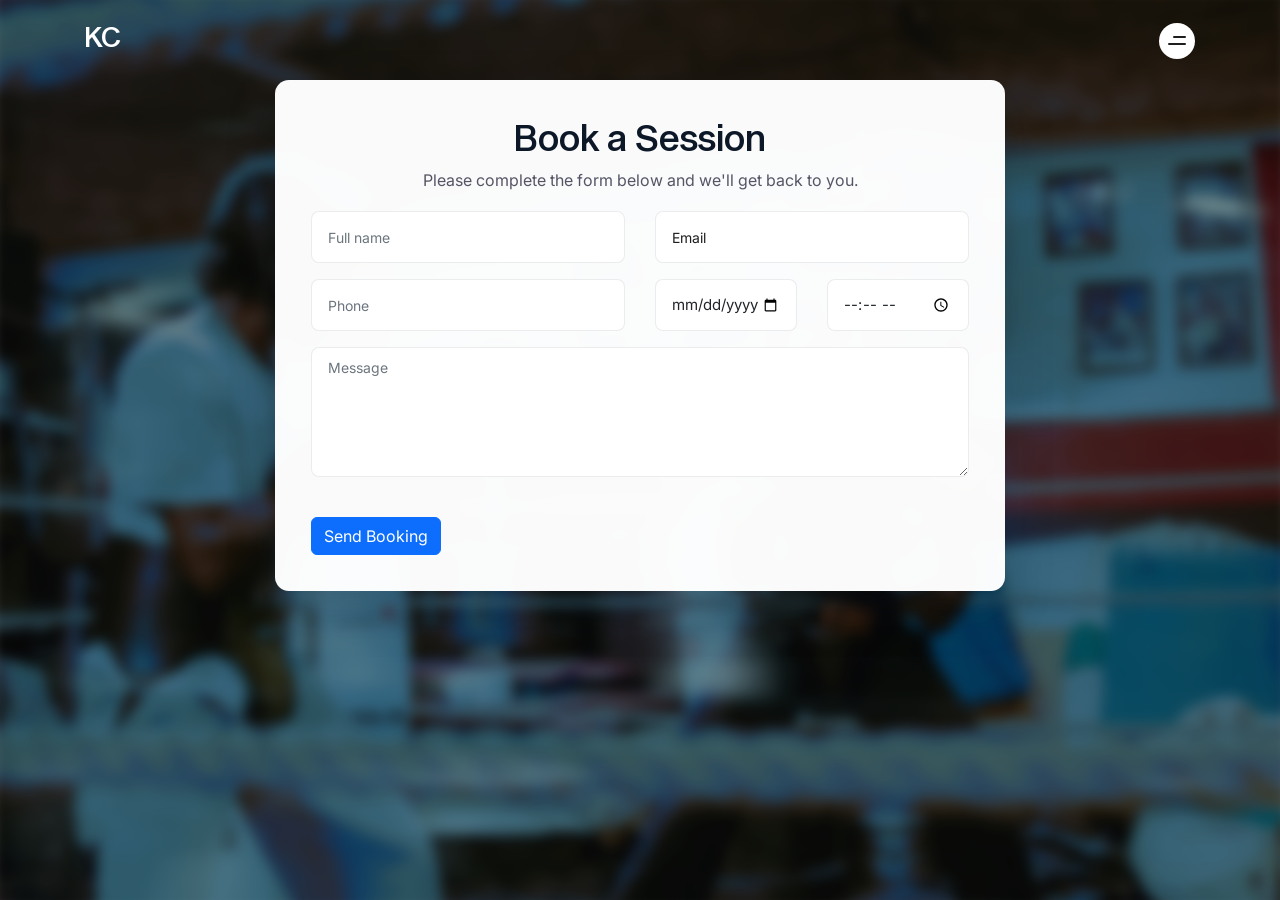
<file: cunnet/booking.html>
<!doctype html>
<html class="no-js" lang="zxx">

<head>

   <meta charset="utf-8">
   <meta http-equiv="x-ua-compatible" content="ie=edge">
   <title>Kingsley Chinda - Booking</title>
   <meta name="description" content="Book Kingsley Chinda for your next photography session.">
   <meta name="viewport" content="width=device-width, initial-scale=1">

   <!-- Place favicon.ico in the root directory -->
   <link rel="shortcut icon" type="image/x-icon" href="assets/img/logo/favicon.png">

   <!-- CSS here -->
   <link rel="stylesheet" href="assets/css/bootstrap.min.css">
   <link rel="stylesheet" href="assets/css/swiper-bundle.css">
   <link rel="stylesheet" href="assets/css/nice-select.css">
   <link rel="stylesheet" href="assets/css/magnific-popup.css">
   <link rel="stylesheet" href="assets/css/font-awesome-pro.css">
   <link rel="stylesheet" href="assets/css/spacing.css">
   <link rel="stylesheet" href="assets/css/main.css">

   <style>
      .booking-bg {
         position: fixed;
         inset: 0;
         z-index: 0;
         background-image: url('assets/img/portfolio/skew/skew-1.jpg');
         background-size: cover;
         background-position: center;
         filter: blur(6px) brightness(0.55);
         transform: scale(1.03);
         pointer-events: none;
      }
      .content-wrap { position: relative; z-index: 1; }

      /* White card background for the booking form */
      .contact-form {
         background: rgba(255,255,255,0.98);
         padding: 36px;
         border-radius: 14px;
         box-shadow: 0 18px 50px rgba(12,22,39,0.18);
         -webkit-backdrop-filter: blur(2px);
         backdrop-filter: blur(2px);
      }

      /* Title and text colors inside the card */
      .contact-form .section-title { margin-bottom: 18px; }
      .contact-form .title { color: #0c1727; }
      .contact-form p { color: #556; }

      /* Normalize form control sizing for consistent heights */
      .contact-form .form-control {
         box-sizing: border-box;
         display: block;
         width: 100%;
         height: 52px;
         padding: 12px 16px;
         border-radius: 8px;
         border: 1px solid rgba(12,22,39,0.08);
         background: #ffffff;
         font-size: 15px;
         line-height: 1.2;
      }

      .contact-form textarea.form-control {
         height: auto;
         min-height: 130px;
         padding: 12px 16px;
         resize: vertical;
      }

      .contact-form .form-group { margin-bottom: 16px; }

      /* Slightly reduce intensity on small screens for performance */
      @media (max-width: 600px) {
         .contact-form { padding: 20px; border-radius: 10px; }
         .booking-bg { filter: blur(4px) brightness(0.6); }
      }
   </style>

</head>

<body class="tp-magic-cursor">

   <!-- preloader -->
   <div id="preloader">
      <div class="preloader">
         <span></span>
         <span></span>
      </div>
   </div>
   <!-- preloader end  -->

   <!-- Begin magic cursor -->
   <div id="magic-cursor" class="cursor-black-bg">
      <div id="ball"></div>
   </div>
   <!-- End magic cursor -->

   <div class="booking-bg" aria-hidden="true"></div>

   <!-- offcanvas 2 start -->
   <div class="tp-offcanvas-2-area p-relative">
      <div class="offcanvas-bg"></div>
      <div class="tp-offcanvas-2-wrapper offcanvas-menu">
         <div class="tp-offcanvas-2-left">
            <div class="tp-header-logo d-flex justify-content-between align-items-center mb-50">
               <a href="index.html">
                  <img data-width="170" src="assets/img/logo/logo.png" alt="">
               </a>
               <span class="hamburger-close-btn">
                  <svg width="37" height="38" viewBox="0 0 37 38" fill="none" xmlns="http://www.w3.org/2000/svg">
                     <path d="M9.19141 9.80762L27.5762 28.1924" stroke="currentColor" stroke-width="1.5" stroke-linecap="round" stroke-linejoin="round" />
                     <path d="M9.19141 28.1924L27.5762 9.80761" stroke="currentColor" stroke-width="1.5" stroke-linecap="round" stroke-linejoin="round" />
                  </svg>
               </span>
            </div>
            <div class="tp-offcanvas-menu counter-row">
               <nav></nav>
            </div>
            <span class="hamburger-close-btn hamburger-mobile-close-btn d-md-none">CLOSE</span>
         </div>
      </div>
   </div>
   <!-- offcanvas 2 end -->


   <header>

      <!-- header area start -->
      <div class="tp-header-area tp-header-spacing header-transparent">
         <div class="container">
            <div class="row align-items-center">
               <div class="col-6">
                  <div class="tp-header-logo">
                     <a href="index.html">
                        <h3 class="text-white">KC</h3>
                     </a>
                  </div>
               </div>
               <div class="col-xl-6 d-none">
                  <div class="tp-main-menu d-flex justify-content-center">
                     <nav class="tp-mobile-menu-active">
                        <ul>
                           <li class="">
                              <a href="index.html">Home</a>
                           </li>
                           <li class="">
                              <a href="about-me.html">Who is KC</a>
                           </li>
                           <li class="">
                              <a href="booking.html">Let's Shoot</a>
                           </li>
                           <li class="">
                              <a href="contact-me.html">Get in Touch</a>
                           </li>
                        </ul>
                     </nav>
                  </div>
               </div>
               <div class="col-6">
                  <div class="tp-header-right d-flex justify-content-end">
                     <button class="hamburger-open-btn tp-header-sidebar-btn tp-header-sidebar-btn-bg tp-header-sidebar-btn-bg-white">
                        <span></span>
                        <span></span>
                     </button>
                  </div>
               </div>
            </div>
         </div>
      </div>
      <!-- header area end -->

   </header>

   <main class="content-wrap">

      <section class="pt-120 pb-120">
         <div class="container">
            <div class="row justify-content-center">
               <div class="col-lg-8">
                  <div class="contact-form">
                     <div class="section-title text-center mb-30">
                        <h2 class="title">Book a Session</h2>
                        <p>Please complete the form below and we'll get back to you.</p>
                     </div>

                     <form id="contact-form" action="/api/booking" method="post">
                        <div class="row">
                           <div class="col-md-6">
                              <div class="form-group">
                                 <input id="name" name="name" class="form-control" placeholder="Full name" required>
                              </div>
                           </div>
                           <div class="col-md-6">
                              <div class="form-group">
                                 <input id="email" name="email" type="email" class="form-control" placeholder="Email" required>
                              </div>
                           </div>
                           <div class="col-md-6">
                              <div class="form-group">
                                 <input id="phone" name="phone" class="form-control" placeholder="Phone" required>
                              </div>
                           </div>
                           <div class="col-md-3">
                              <div class="form-group">
                                 <input id="date" name="date" type="date" class="form-control" placeholder="Date">
                              </div>
                           </div>
                           <div class="col-md-3">
                              <div class="form-group">
                                 <input id="time" name="time" type="time" class="form-control" placeholder="Time">
                              </div>
                           </div>
                           <div class="col-12">
                              <div class="form-group">
                                 <textarea id="message" name="message" class="form-control" rows="4" placeholder="Message"></textarea>
                              </div>
                           </div>
                           <div class="col-12">
                              <div class="ajax-response mb-4"></div>
                              <button type="submit" class="btn btn-primary">Send Booking</button>
                           </div>
                        </div>
                     </form>
                  </div>

               </div>
            </div>
         </div>
      </section>

   </main>


   <!-- JS here -->
   <script src="assets/js/vendor/jquery.js"></script>
   <script src="assets/js/bootstrap.min.js"></script>
   <script src="assets/js/plugin.js"></script>
   <script src="assets/js/split-type.js"></script>
   <script src="assets/js/three.js"></script>
   <script src="assets/js/hover-effect.umd.js"></script>
   <script src="assets/js/swiper-bundle.js"></script>
   <script src="assets/js/magnific-popup.js"></script>
   <script src="assets/js/nice-select.js"></script>
   <script src="assets/js/purecounter.js"></script>
   <script src="assets/js/imagesloaded-pkgd.js"></script>
   <script src="assets/js/ajax-form.js"></script>
   <script src="assets/js/slider-init.js"></script>
   <script src="assets/js/main.js"></script>
   <script src="assets/js/tp-cursor.js"></script>
   <script type="module" src="assets/js/skew-slider/index.js"></script>

</body>

</html>
</file>
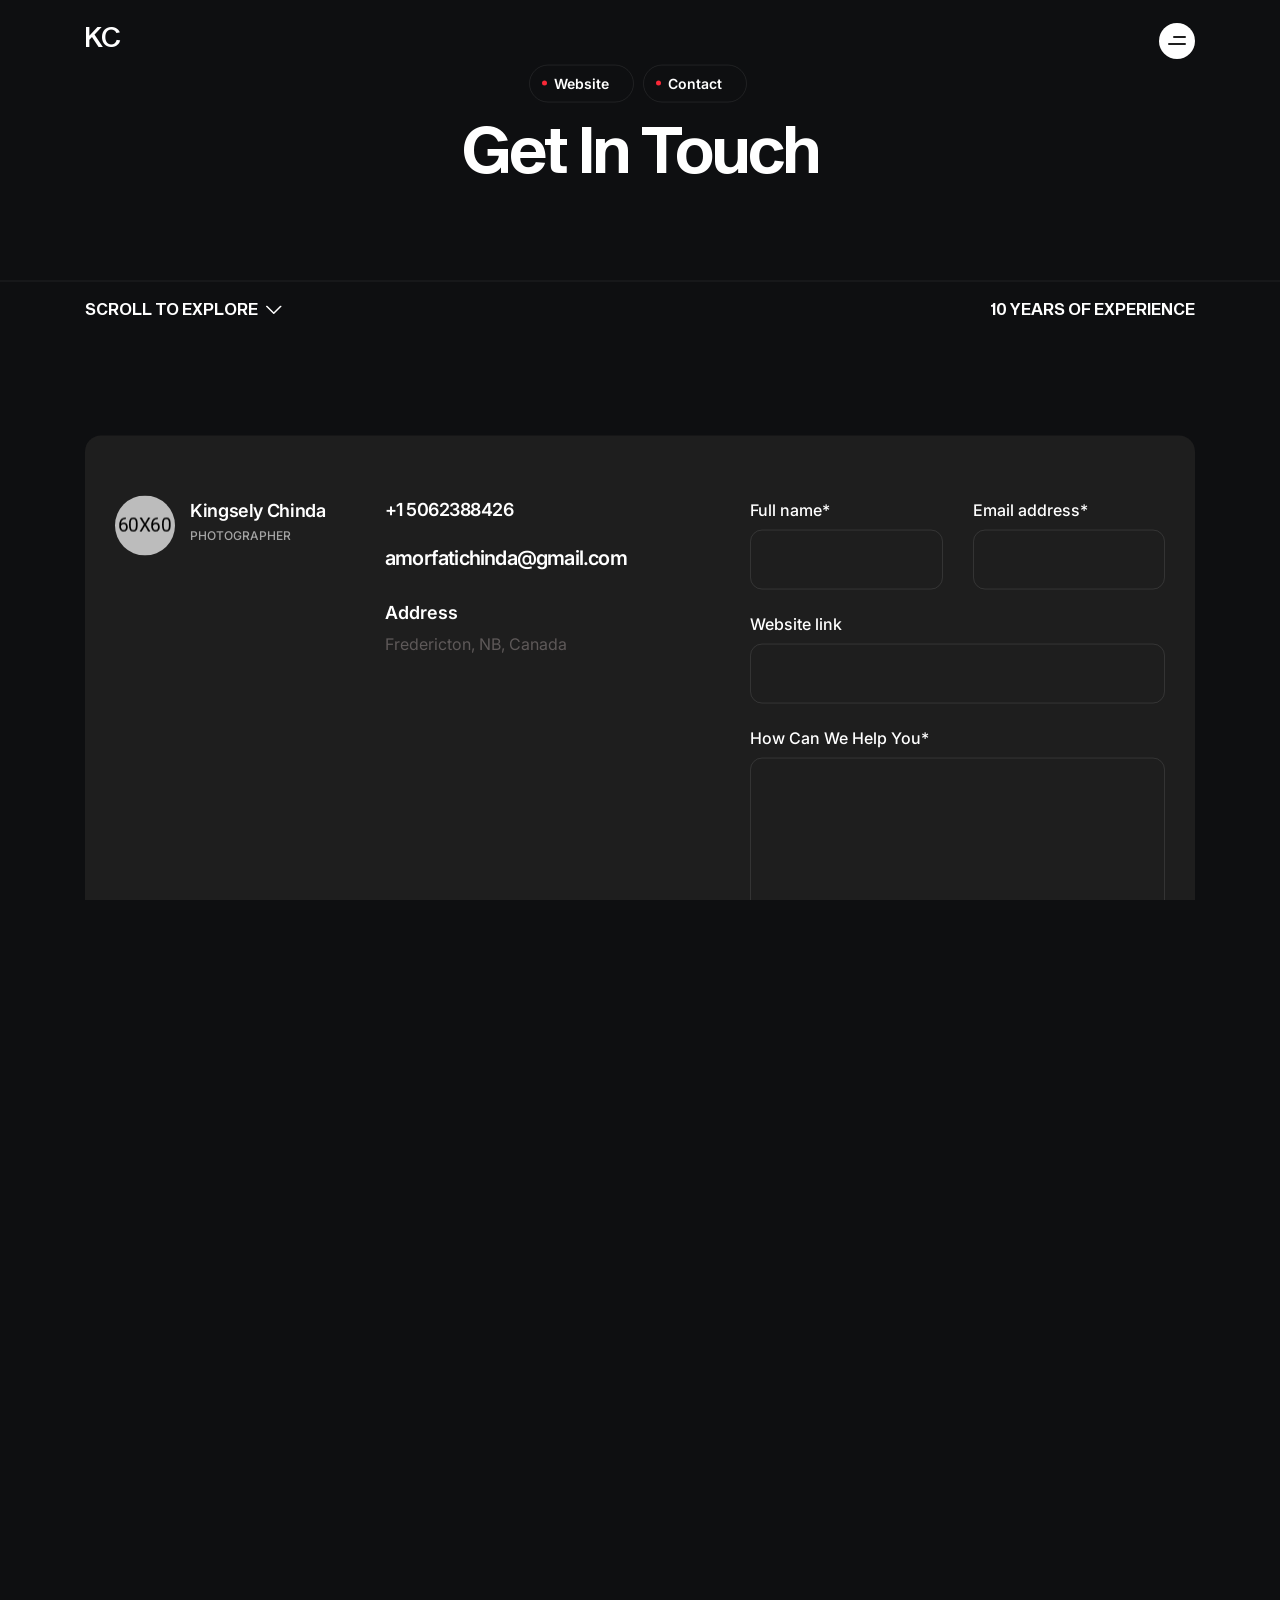
<file: cunnet/contact-me.html>
<!doctype html>
<html class="no-js cunnet-dark" lang="zxx">

<head>

   <meta charset="utf-8">
   <meta http-equiv="x-ua-compatible" content="ie=edge">
   <title>Kingsley Chinda - Contact Me</title>
   <meta name="description" content="Get in touch with Kingsley Chinda for inquiries about photography services or collaborations.">
   <meta name="viewport" content="width=device-width, initial-scale=1">

   <!-- Place favicon.ico in the root directory -->
   <link rel="shortcut icon" type="image/x-icon" href="assets/img/logo/favicon.png">

   <!-- CSS here -->
   <link rel="stylesheet" href="assets/css/bootstrap.min.css">
   <link rel="stylesheet" href="assets/css/swiper-bundle.css">
   <link rel="stylesheet" href="assets/css/nice-select.css">
   <link rel="stylesheet" href="assets/css/magnific-popup.css">
   <link rel="stylesheet" href="assets/css/font-awesome-pro.css">
   <link rel="stylesheet" href="assets/css/spacing.css">
   <link rel="stylesheet" href="assets/css/main.css">

</head>

<body class="tp-magic-cursor">

   <!-- preloader -->
   <div id="preloader">
      <div class="preloader">
         <span></span>
         <span></span>
      </div>
   </div>
   <!-- preloader end  -->

   <!-- Begin magic cursor -->
   <div id="magic-cursor" class="cursor-black-bg">
      <div id="ball"></div>
   </div>
   <!-- End magic cursor -->

   <!-- back to top start -->
   <div class="back-to-top-wrapper">
      <button id="back_to_top" type="button" class="back-to-top-btn">
         <svg width="12" height="7" viewBox="0 0 12 7" fill="none" xmlns="http://www.w3.org/2000/svg">
            <path d="M11 6L6 1L1 6" stroke="currentColor" stroke-width="1.5" stroke-linecap="round"
            stroke-linejoin="round" />
         </svg>
      </button>
   </div>
   <!-- back to top end -->

   <!--search-form-start -->
   <div class="tp-search-body-overlay"></div>
   <div class="tp-search-form-toggle">
      <div class="container">
         <div class="row mb-70">
            <div class="col-lg-12">
               <div class="tp-search-top d-flex justify-content-between align-items-center">
                  <div class="tp-header-logo tp-search-logo">
                     <a href="index-dark.html">
                        <img class="logo-1" data-width="140" src="assets/img/logo/logo.png" alt="">
                        <img class="logo-2" data-width="140" src="assets/img/logo/logo-white.png" alt="">
                     </a>
                  </div>
                  <button class="tp-search-close">
                     <i class="fa-light fa-xmark"></i>
                  </button>
               </div>
            </div>
         </div>
         <div class="row justify-content-center">
            <div class="col-lg-12">
               <div class="tp-search-form">
                  <form action="#">
                     <div class="tp-search-form-input">
                        <input type="text" placeholder="What are you looking foor?" required>
                        <span class="tp-search-focus-border"></span>
                        <button class="tp-search-form-icon" type="submit">
                           <i class="fa-sharp fa-regular fa-magnifying-glass"></i>
                        </button>
                     </div>
                  </form>
               </div>
            </div>
         </div>
      </div>
   </div>
   <!-- search-form-end -->

  <!-- tp-offcanvus-area-start -->
   <div class="tp-offcanvas-area">
      <div class="tp-offcanvas">
         <div class="tp-offcanvas-top d-flex align-items-center justify-content-between">
            <div class="tp-offcanvas-logo">
               <a href="index-dark.html">
                  <img class="logo-1" data-width="140" src="assets/img/logo/logo.png" alt="">
                  <img class="logo-2" data-width="140" src="assets/img/logo/logo-white.png" alt="">
               </a>
            </div>
            <div class="tp-offcanvas-close-btn">
               <button class="close-btn">
                  <svg width="37" height="38" viewBox="0 0 37 38" fill="none" xmlns="http://www.w3.org/2000/svg">
                     <path d="M9.19141 9.80762L27.5762 28.1924" stroke="currentColor" stroke-width="1.5" stroke-linecap="round" stroke-linejoin="round" />
                     <path d="M9.19141 28.1924L27.5762 9.80761" stroke="currentColor" stroke-width="1.5" stroke-linecap="round" stroke-linejoin="round" />
                  </svg>
               </button>
            </div>
         </div>
         <div class="tp-offcanvas-content d-none d-xl-block">
            <h3 class="tp-offcanvas-title">Hello There!</h3>
            <p>Lorem ipsum dolor sit amet, consectetur adipiscing elit, </p>
         </div>
         <div class="tp-offcanvas-menu d-xl-none">
            <nav></nav>
         </div>
         <div class="tp-offcanvas-gallery d-none d-xl-block">
            <div class="row gx-2">
               <div class="col-md-3 col-3">
                  <div class="tp-offcanvas-gallery-img fix">
                     <a class="popup-image" href="assets/img/offcanvas/offcanvas-1.jpg"><img src="assets/img/offcanvas/offcanvas-1.jpg" alt=""></a>
                  </div>
               </div>
               <div class="col-md-3 col-3">
                  <div class="tp-offcanvas-gallery-img fix">
                     <a class="popup-image" href="assets/img/offcanvas/offcanvas-2.jpg"><img src="assets/img/offcanvas/offcanvas-2.jpg" alt=""></a>
                  </div>
               </div>
               <div class="col-md-3 col-3">
                  <div class="tp-offcanvas-gallery-img fix">
                     <a class="popup-image" href="assets/img/offcanvas/offcanvas-3.jpg"><img src="assets/img/offcanvas/offcanvas-3.jpg" alt=""></a>
                  </div>
               </div>
               <div class="col-md-3 col-3">
                  <div class="tp-offcanvas-gallery-img fix">
                     <a class="popup-image" href="assets/img/offcanvas/offcanvas-4.jpg"><img src="assets/img/offcanvas/offcanvas-4.jpg" alt=""></a>
                  </div>
               </div>
            </div>
         </div>
         <div class="tp-offcanvas-contact">
            <h3 class="tp-offcanvas-title sm">Information</h3>
            <ul>
               <li><a href="tel:+15062388426">+1 5062388426</a></li>
               <li><a href="mailto:amorfatichinda@gmail.com">amorfatichinda@gmail.com</a></li>
               <li><a href="#">Fredericton, NB, Canada</a></li>
            </ul>
         </div>
         <div class="tp-offcanvas-social">
            <h3 class="tp-offcanvas-title sm">Follow Us</h3>
            <ul>
               <li>
                  <a href="#">
                     <svg width="16" height="16" viewBox="0 0 16 16" fill="none" xmlns="http://www.w3.org/2000/svg">
                        <path d="M11.25 1.5H4.75C2.95507 1.5 1.5 2.95507 1.5 4.75V11.25C1.5 13.0449 2.95507 14.5 4.75 14.5H11.25C13.0449 14.5 14.5 13.0449 14.5 11.25V4.75C14.5 2.95507 13.0449 1.5 11.25 1.5Z" stroke="currentColor" stroke-width="1.5" stroke-linecap="round" stroke-linejoin="round" />
                        <path d="M10.6016 7.5907C10.6818 8.13166 10.5894 8.68414 10.3375 9.16955C10.0856 9.65497 9.68711 10.0486 9.19862 10.2945C8.71014 10.5404 8.15656 10.6259 7.61663 10.5391C7.0767 10.4522 6.57791 10.1972 6.19121 9.81055C5.80451 9.42385 5.54959 8.92506 5.46271 8.38513C5.37583 7.8452 5.46141 7.29163 5.70728 6.80314C5.95315 6.31465 6.34679 5.91613 6.83221 5.66425C7.31763 5.41238 7.87011 5.31998 8.41107 5.4002C8.96287 5.48202 9.47372 5.73915 9.86817 6.1336C10.2626 6.52804 10.5197 7.0389 10.6016 7.5907Z" stroke="currentColor" stroke-width="1.5" stroke-linecap="round" stroke-linejoin="round" />
                        <path d="M11.5742 4.42578H11.5842" stroke="currentColor" stroke-width="1.5" stroke-linecap="round" stroke-linejoin="round" />
                     </svg>
                  </a>
               </li>
               <li>
                  <a href="#">
                     <svg width="18" height="18" viewBox="0 0 18 18" fill="none" xmlns="http://www.w3.org/2000/svg">
                        <path d="M2.50589 12.7494C4.57662 16.336 9.16278 17.5648 12.7494 15.4941C14.2113 14.65 15.2816 13.388 15.8962 11.9461C16.7895 9.85066 16.7208 7.37526 15.4941 5.25063C14.2674 3.12599 12.1581 1.82872 9.89669 1.55462C8.34063 1.366 6.71259 1.66183 5.25063 2.50589C1.66403 4.57662 0.435172 9.16278 2.50589 12.7494Z" stroke="currentColor" stroke-width="1.5" />
                        <path d="M12.7127 15.4292C12.7127 15.4292 12.0086 10.4867 10.5011 7.87559C8.99362 5.26451 5.28935 2.57155 5.28935 2.57155M5.68449 15.6124C6.79553 12.2606 12.34 8.54524 16.3975 9.43537M12.311 2.4082C11.1953 5.72344 5.75732 9.38453 1.71875 8.58915" stroke="currentColor" stroke-width="1.5" stroke-linecap="round" />
                     </svg>
                  </a>
               </li>
               <li>
                  <a href="#">
                     <svg width="18" height="11" viewBox="0 0 18 11" fill="none" xmlns="http://www.w3.org/2000/svg">
                        <path d="M1 5.5715H6.33342C7.62867 5.5715 8.61917 6.56199 8.61917 7.85725C8.61917 9.15251 7.62867 10.143 6.33342 10.143H1.76192C1.30477 10.143 1 9.83823 1 9.38108V1.76192C1 1.30477 1.30477 1 1.76192 1H5.5715C6.86676 1 7.85725 1.99049 7.85725 3.28575C7.85725 4.58101 6.86676 5.5715 5.5715 5.5715H1Z" stroke="currentColor" stroke-width="1.5" stroke-miterlimit="10"></path>
                        <path d="M10.9062 7.09454H17.0016C17.0016 5.41832 15.6301 4.04688 13.9539 4.04688C12.2777 4.04688 10.9062 5.41832 10.9062 7.09454ZM10.9062 7.09454C10.9062 8.77076 12.2777 10.1422 13.9539 10.1422H15.2492" stroke="currentColor" stroke-width="1.5" stroke-miterlimit="10" stroke-linecap="round" stroke-linejoin="round"></path>
                        <path d="M16.1125 1.44434H11.668" stroke="currentColor" stroke-width="1.2" stroke-miterlimit="10" stroke-linecap="round" stroke-linejoin="round"></path>
                     </svg>
                  </a>
               </li>
               <li>
                  <a href="#">
                     <svg width="18" height="14" viewBox="0 0 18 14" fill="none" xmlns="http://www.w3.org/2000/svg">
                        <path d="M12.75 13H5.25C3 13 1.5 11.5 1.5 9.25V4.75C1.5 2.5 3 1 5.25 1H12.75C15 1 16.5 2.5 16.5 4.75V9.25C16.5 11.5 15 13 12.75 13Z" stroke="currentColor" stroke-width="1.5" stroke-miterlimit="10" stroke-linecap="round" stroke-linejoin="round" />
                        <path d="M8.70676 5.14837L10.8006 6.40465C11.5543 6.90716 11.5543 7.66093 10.8006 8.16344L8.70676 9.41972C7.86923 9.92224 7.19922 9.50348 7.19922 8.5822V6.06964C7.19922 4.98086 7.86923 4.64585 8.70676 5.14837Z" fill="currentColor" />
                     </svg>
                  </a>
               </li>
            </ul>
         </div>
      </div>
   </div>
   <div class="body-overlay"></div>
   <!-- tp-offcanvus-area-end -->

   <!-- offcanvas 2 start -->
   <div class="tp-offcanvas-2-area p-relative">
      <div class="offcanvas-bg"></div>
      <div class="tp-offcanvas-2-wrapper offcanvas-menu">
         <div class="tp-offcanvas-2-left">
            <div class="tp-header-logo d-flex justify-content-between align-items-center mb-50">
               <a href="index-dark.html">
                  <h3 class="text-white">KC</h3>
               </a>
               <span class="hamburger-close-btn">
                  <svg width="37" height="38" viewBox="0 0 37 38" fill="none" xmlns="http://www.w3.org/2000/svg">
                     <path d="M9.19141 9.80762L27.5762 28.1924" stroke="currentColor" stroke-width="1.5" stroke-linecap="round" stroke-linejoin="round" />
                     <path d="M9.19141 28.1924L27.5762 9.80761" stroke="currentColor" stroke-width="1.5" stroke-linecap="round" stroke-linejoin="round" />
                  </svg>
               </span>
            </div>
            <div class="tp-offcanvas-menu counter-row">
               <nav></nav>
            </div>
            <span class="hamburger-close-btn hamburger-mobile-close-btn d-md-none">CLOSE</span>
         </div>
      </div>
   </div>
   <!-- offcanvas 2 end -->

   <header>

      <!-- header area start -->
      <div class="tp-header-area tp-header-spacing header-transparent">
         <div class="container">
            <div class="row align-items-center">
               <div class="col-6">
                  <div class="tp-header-logo">
                     <a href="index.html">
                        <h3 class="text-white">KC</h3>
                     </a>
                  </div>
               </div>
               <div class="col-xl-6 d-none">
                  <div class="tp-main-menu d-flex justify-content-center">
                     <nav class="tp-mobile-menu-active">
                        <ul>
                           <li class="">
                              <a href="index.html">Home</a>
                           </li>
                           <li class="">
                              <a href="about-me.html">Who is KC</a>
                           </li>
                           <li class="">
                              <a href="booking.html">Let's Shoot</a>
                           </li>
                           <li class="">
                              <a href="contact-me.html">Get in Touch</a>
                           </li>
                        </ul>
                     </nav>
                  </div>
               </div>
               <div class="col-6">
                  <div class="tp-header-right d-flex justify-content-end">
                     <button class="hamburger-open-btn tp-header-sidebar-btn tp-header-sidebar-btn-bg tp-header-sidebar-btn-bg-white">
                        <span></span>
                        <span></span>
                     </button>
                  </div>
               </div>
            </div>
         </div>
      </div>
      <!-- header area end -->

      <!-- sticky-menu-area -->
      <button id="header-sticky" class="hamburger-open-btn tp-header-sidebar-btn hamburger-sticky-menu">
         <span></span>
         <span></span>
      </button>
      <!-- sticky-menu-end -->

   </header>

   <div id="smooth-wrapper">
      <div id="smooth-content">
      
         <main>

            <!-- portfolio details 2 area start -->
            <div class="tp-pd-2-ptb pt-175 pb-40">
               <div class="container">
                  <div class="row">
                     <div class="col-12">
                        <div class="tp-pd-2-top pb-50 text-center">
                           <div class="tp-pd-2-categories mb-10 tp_fade_anim" data-delay=".3">
                              <span><a href="index-dark.html">Website</a></span>
                              <span>Contact</span>
                           </div>
                           <h3 class="tp-section-title fs-92 tp-ff-sequel-semi-bold tp_fade_anim" data-delay=".5">Get In Touch</h3>
                        </div>
                     </div>
                  </div>
               </div>
            </div>
            <div class="inner-service-banner-bottom">
               <div class="container">
                  <div class="row">
                     <div class="col-sm-6">
                        <div class="inner-service-banner-scroll smooth mb-10">
                           <a class="tp-ff-sequel-semi-bold text-uppercase tp-smooth" href="#contact">
                              scroll to explore
                              <span>
                                 <svg width="16" height="9" viewBox="0 0 16 9" fill="none" xmlns="http://www.w3.org/2000/svg">
                                    <path d="M14.75 0.75L7.75 7.75L0.75 0.75" stroke="currentColor" stroke-width="1.5" stroke-linecap="round" stroke-linejoin="round" />
                                 </svg>
                              </span>
                           </a>
                        </div>
                     </div>
                     <div class="col-sm-6">
                        <div class="inner-service-banner-scroll smooth mb-10 text-sm-end">
                           <span class="tp-ff-sequel-semi-bold text-uppercase">10 years of experience</span>
                        </div>
                     </div>
                  </div>
               </div>
            </div>
            <!-- portfolio details 2 area end -->

           

            <!-- tp-contact-area-start -->
            <div id="contact" class="tp-contact-area pt-160 pb-110">
               <div class="container">
                  <div class="tp-contact-bg">
                     <div class="row">
                        <div class="col-lg-3 col-md-6">
                           <div class="tp-contact-author-wrap d-flex align-items-center mb-30">
                              <div class="tp-contact-author-thumb mr-15">
                                 <img src="assets/img/contact/author.png" alt="">
                              </div>
                              <div class="tp-contact-author-content">
                                 <h6>Kingsely Chinda</h6>
                                 <span>Photographer</span>
                              </div>
                           </div>
                        </div>
                        <div class="col-lg-3 col-md-6">
                           <div class="tp-contact-info mb-30">
                              <div class="mb-20">
                                 <a class="tp-contact-tel" href="tel:+15062388426">+1 5062388426</a>
                              </div>
                              <div class="mb-30">
                                 <a style="font-size: 20px;" class="tp-contact-mail" href="mailto:amorfatichinda@gmail.com">amorfatichinda@gmail.com</a>
                              </div>
                              <div class="tp-contact-address mb-30">
                                 <h4>Address</h4>
                                 <p>Fredericton, NB, Canada</p>
                              </div>
                        
                           </div>
                        </div>
                        <div class="col-lg-6">
                           <div class="tp-contact-form-wrap ml-95 mb-30">
                              <form id="contact-form" action="assets/mail-contact-us.php" method="POST">
                                 <div class="row">
                                    <div class="col-lg-6">
                                       <div class="tp-contact-form-input mb-20">
                                          <label>Full name*</label>
                                          <input name="name" type="text">
                                       </div>
                                    </div>
                                    <div class="col-lg-6">
                                       <div class="tp-contact-form-input mb-20">
                                          <label>Email address*</label>
                                          <input name="email" type="email">
                                       </div>
                                    </div>
                                    <div class="col-lg-12">
                                       <div class="tp-contact-form-input mb-20">
                                          <label>Website link</label>
                                          <input name="website" type="text">
                                       </div>
                                    </div>
                                    <div class="col-lg-12">
                                       <div class="tp-contact-form-input mb-20">
                                          <label>How Can We Help You*</label>
                                          <textarea name="message"></textarea>
                                       </div>
                                       <div class="tp-contact-form-btn">
                                          <button type="submit" class="tp-btn tp-btn-xxl tp-btn-red d-inline-flex align-items-center w-100">
                                             <span>
                                                <span class="text-1">Contact Us</span>
                                                <span class="text-2">Contact Us</span>
                                             </span>
                                          </button>
                                          <p class="ajax-response mt-5"></p>
                                       </div>
                                    </div>
                                 </div>
                              </form>
                           </div>
                        </div>
                     </div>
                  </div>
               </div>
            </div>
            <!-- tp-contact-area-end -->

            <!-- about area start -->
            <div class="cn-contactform-support-area mb-140">
               <div class="container">
                  <div class="row justify-content-center">
                     <div class="col-xl-7">
                        <div class="cn-contactform-support-bg d-flex align-items-center justify-content-center" data-background="assets/img/contact/contact-us-shape.png">
                           <div class="cn-contactform-support-text text-center">
                              <span class="reveal-text">Or, you can contact one of our studios
                                 directly below. We aim to respond
                                 within 24 hours.</span>
                           </div>
                        </div>
                     </div>
                  </div>
               </div>
            </div>
            <!-- about area end -->

         </main>
      
         <footer>

            <!-- footer area start -->
            <div class="tp-footer-area mp-footer-style cs-footer-style pt-105" data-bg-color="#1e1e1e">
               <div class="container">
                  <div class="row">
                     <div class="col-xxl-4 col-xl-3 col-lg-4">
                        <div class="tp-footer-logo mb-40 tp_fade_anim" data-delay=".4">
                           <a href="index-dark.html"><img data-width="230" src="assets/img/logo/logo-white.png" alt=""></a>
                        </div>
                     </div>
                     <div class="col-xxl-3 col-xl-4 col-lg-8">
                        <div class="tp-footer-widget tp-footer-link cs-footer-widget-1 mb-30 tp_fade_anim" data-delay=".5">
                           <h5 class="tp-footer-subtitle text-white mb-25">Quick links</h5>
                           <div class="tp-hero-social">
                              <a href="#">About</a>
                              <a href="#">Who we are</a>
                              <a href="#">Services</a>
                              <a href="#">Projects</a>
                              <a href="#">Blog</a>
                              <a href="#">Pricing</a>
                              <a href="#">Contact Us</a>
                           </div>
                        </div>
                     </div>
                     <div class="col-xxl-3 offset-xxl-2 col-xl-4 offset-xl-1">
                        <div class="tp-footer-widget cs-footer-widget-2 mb-30 tp_fade_anim" data-delay=".6">
                           <span class="tp-footer-dec text-white">Searching for exceptional talents?</span>
                           <h4 class="tp-footer-email tp-ff-sequel-roman text-white"><a href="mailto:cunnet@gmail.com">cunnet@gmail.com</a></h4>
                        </div>
                     </div>
                  </div>
                  <div class="tp-footer-copyright-area tp-about-border mt-65 pt-30 pb-10">
                     <div class="row align-items-center">
                        <div class="col-xl-3 col-lg-5">
                           <div class="tp-footer-copyright-wrap mb-20 tp_fade_anim" data-delay=".3">
                              <span class="tp-footer-copyright">Powered by ThemePure</span>
                           </div>
                        </div>
                        <div class="col-xl-6 col-lg-7">
                           <div class="tp-footer-copyright-social mb-20 tp_fade_anim" data-delay=".5">
                              <a href="#">Facebook
                                 <svg width="10" height="12" viewBox="0 0 10 12" fill="none" xmlns="http://www.w3.org/2000/svg">
                                    <path d="M0.599976 11.1001V5.1001C0.599976 4.54781 1.04769 4.1001 1.59998 4.1001H8.59998M8.59998 4.1001L5.59998 0.600098M8.59998 4.1001L5.59998 7.6001" stroke="currentColor" stroke-width="1.2" stroke-linecap="round" />
                                 </svg>
                              </a>
                              <a href="#">Twitter
                                 <svg width="10" height="12" viewBox="0 0 10 12" fill="none" xmlns="http://www.w3.org/2000/svg">
                                    <path d="M0.599976 11.1001V5.1001C0.599976 4.54781 1.04769 4.1001 1.59998 4.1001H8.59998M8.59998 4.1001L5.59998 0.600098M8.59998 4.1001L5.59998 7.6001" stroke="currentColor" stroke-width="1.2" stroke-linecap="round" />
                                 </svg>
                              </a>
                              <a href="#">Instagram
                                 <svg width="10" height="12" viewBox="0 0 10 12" fill="none" xmlns="http://www.w3.org/2000/svg">
                                    <path d="M0.599976 11.1001V5.1001C0.599976 4.54781 1.04769 4.1001 1.59998 4.1001H8.59998M8.59998 4.1001L5.59998 0.600098M8.59998 4.1001L5.59998 7.6001" stroke="currentColor" stroke-width="1.2" stroke-linecap="round" />
                                 </svg>
                              </a>
                              <a href="#">LinkedIn
                                 <svg width="10" height="12" viewBox="0 0 10 12" fill="none" xmlns="http://www.w3.org/2000/svg">
                                    <path d="M0.599976 11.1001V5.1001C0.599976 4.54781 1.04769 4.1001 1.59998 4.1001H8.59998M8.59998 4.1001L5.59998 0.600098M8.59998 4.1001L5.59998 7.6001" stroke="currentColor" stroke-width="1.2" stroke-linecap="round" />
                                 </svg>
                              </a>
                           </div>
                        </div>
                        <div class="col-xl-3">
                           <div class="tp-footer-copyright-wrap text-lg-end mb-20 tp_fade_anim" data-delay=".7">
                              <span class="tp-footer-copyright">Copyright © <span class="update-year"></span></span>
                           </div>
                        </div>
                        <div class="col-12">
                           <div class="tp-title-anim no-animrtion text-center fix pb-15 tp_fade_anim" data-delay=".4" data-fade-from="bottom" data-ease="bounce">
                              <h2 class="tp-title-anim-inner cs-footer-bigtitle justify-content-center tp-ff-sequel-heavy-disp text-uppercase text-white">
                                 <a class="tp-title-text" href="contact-us-dark.html">Say Hello!</a>
                              </h2>
                           </div>
                        </div>
                     </div>
                  </div>
               </div>
            </div>
            <!-- footer area end -->

         </footer>

      </div>
   </div>


   <!-- JS here -->
   <script src="assets/js/vendor/jquery.js"></script>
   <script src="assets/js/bootstrap.min.js"></script>
   <script src="assets/js/plugin.js"></script>
   <script src="assets/js/split-type.js"></script>
   <script src="assets/js/three.js"></script>
   <script src="assets/js/hover-effect.umd.js"></script>
   <script src="assets/js/swiper-bundle.js"></script>
   <script src="assets/js/magnific-popup.js"></script>
   <script src="assets/js/nice-select.js"></script>
   <script src="assets/js/purecounter.js"></script>
   <script src="assets/js/ajax-form.js"></script>
   <script src="assets/js/slider-init.js"></script>
   <script src="assets/js/main.js"></script>
   <script src="assets/js/tp-cursor.js"></script>

</body>

</html>
</file>
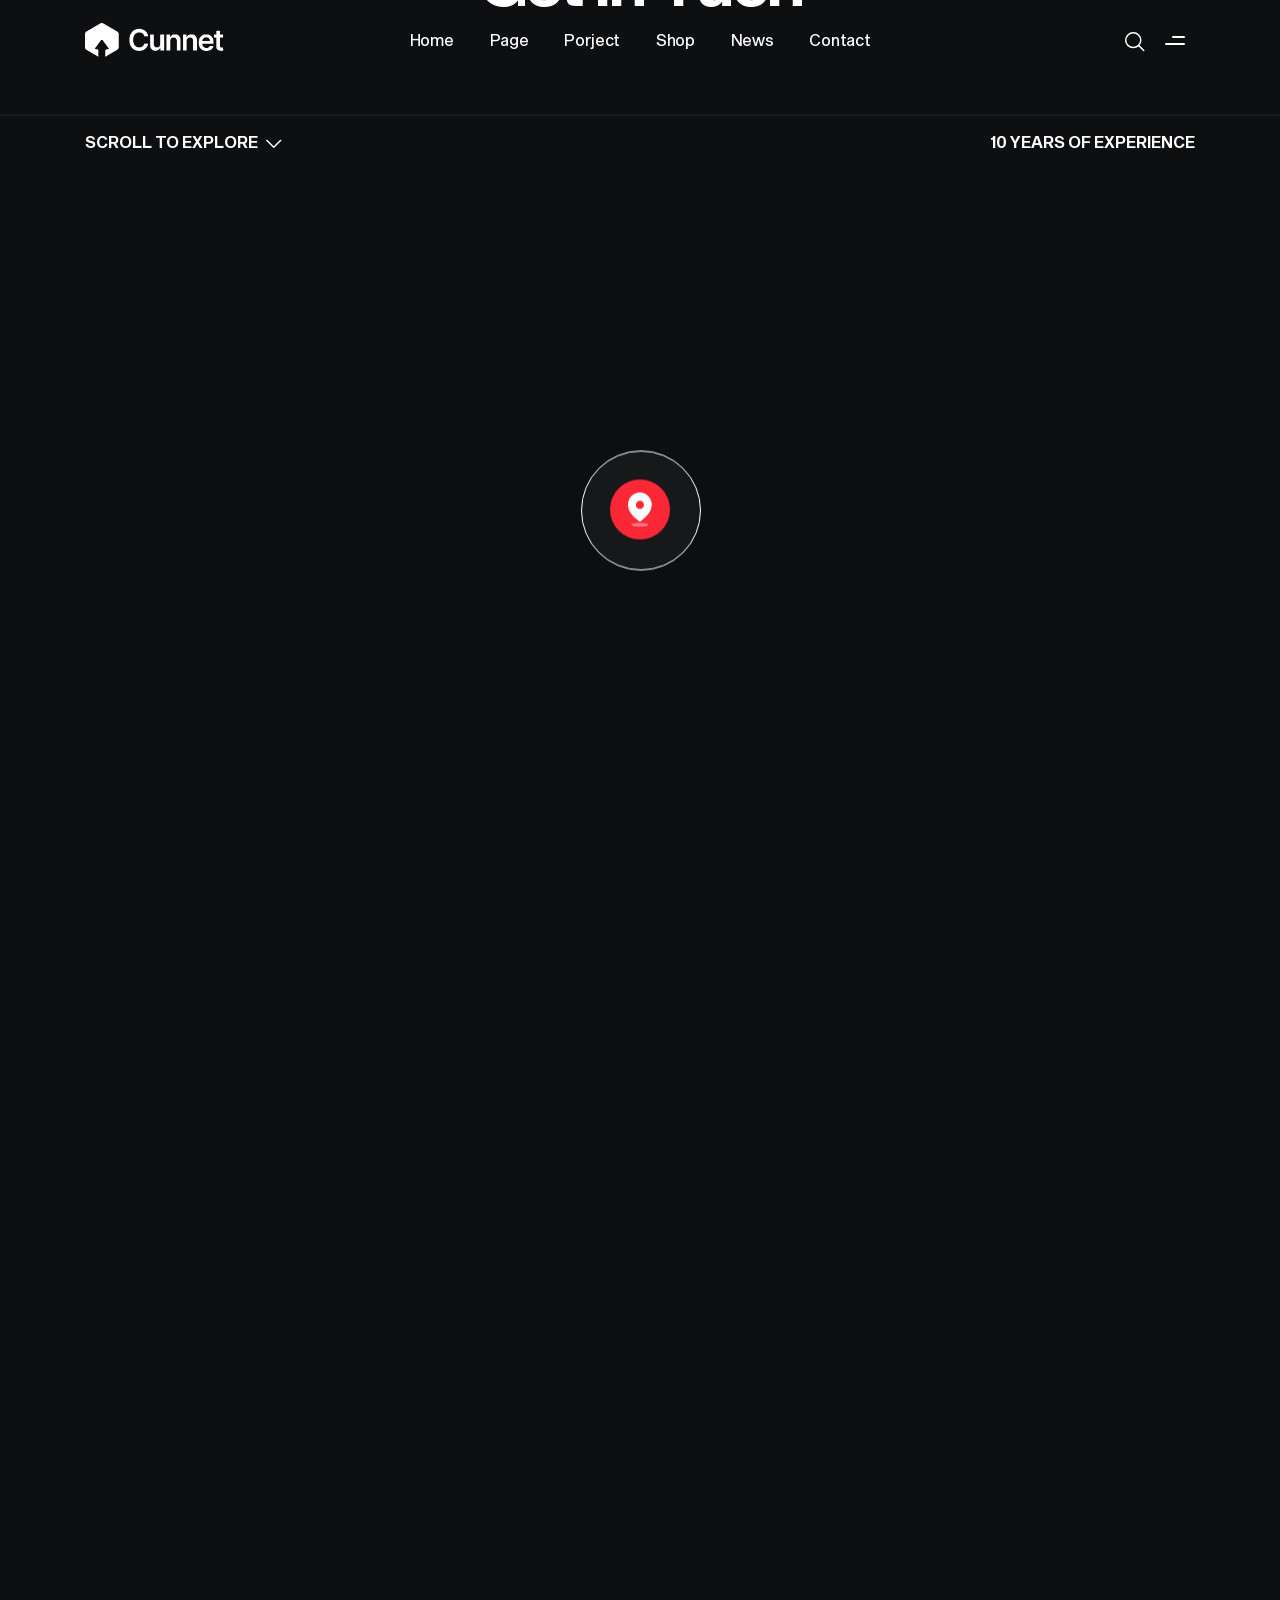
<file: cunnet/contact-us-dark.html>
<!doctype html>
<html class="no-js cunnet-dark" lang="zxx">

<head>

   <meta charset="utf-8">
   <meta http-equiv="x-ua-compatible" content="ie=edge">
   <title>Cunnet - Creative Portfolio Agency HTML Template</title>
   <meta name="description" content="">
   <meta name="viewport" content="width=device-width, initial-scale=1">

   <!-- Place favicon.ico in the root directory -->
   <link rel="shortcut icon" type="image/x-icon" href="assets/img/logo/favicon.png">

   <!-- CSS here -->
   <link rel="stylesheet" href="assets/css/bootstrap.min.css">
   <link rel="stylesheet" href="assets/css/swiper-bundle.css">
   <link rel="stylesheet" href="assets/css/nice-select.css">
   <link rel="stylesheet" href="assets/css/magnific-popup.css">
   <link rel="stylesheet" href="assets/css/font-awesome-pro.css">
   <link rel="stylesheet" href="assets/css/spacing.css">
   <link rel="stylesheet" href="assets/css/main.css">

</head>

<body class="tp-magic-cursor">

   <!-- preloader -->
   <div id="preloader">
      <div class="preloader">
         <span></span>
         <span></span>
      </div>
   </div>
   <!-- preloader end  -->

   <!-- Begin magic cursor -->
   <div id="magic-cursor" class="cursor-black-bg">
      <div id="ball"></div>
   </div>
   <!-- End magic cursor -->

   <!-- back to top start -->
   <div class="back-to-top-wrapper">
      <button id="back_to_top" type="button" class="back-to-top-btn">
         <svg width="12" height="7" viewBox="0 0 12 7" fill="none" xmlns="http://www.w3.org/2000/svg">
            <path d="M11 6L6 1L1 6" stroke="currentColor" stroke-width="1.5" stroke-linecap="round"
            stroke-linejoin="round" />
         </svg>
      </button>
   </div>
   <!-- back to top end -->

   <!--search-form-start -->
   <div class="tp-search-body-overlay"></div>
   <div class="tp-search-form-toggle">
      <div class="container">
         <div class="row mb-70">
            <div class="col-lg-12">
               <div class="tp-search-top d-flex justify-content-between align-items-center">
                  <div class="tp-header-logo tp-search-logo">
                     <a href="index-dark.html">
                        <img class="logo-1" data-width="140" src="assets/img/logo/logo.png" alt="">
                        <img class="logo-2" data-width="140" src="assets/img/logo/logo-white.png" alt="">
                     </a>
                  </div>
                  <button class="tp-search-close">
                     <i class="fa-light fa-xmark"></i>
                  </button>
               </div>
            </div>
         </div>
         <div class="row justify-content-center">
            <div class="col-lg-12">
               <div class="tp-search-form">
                  <form action="#">
                     <div class="tp-search-form-input">
                        <input type="text" placeholder="What are you looking foor?" required>
                        <span class="tp-search-focus-border"></span>
                        <button class="tp-search-form-icon" type="submit">
                           <i class="fa-sharp fa-regular fa-magnifying-glass"></i>
                        </button>
                     </div>
                  </form>
               </div>
            </div>
         </div>
      </div>
   </div>
   <!-- search-form-end -->

  <!-- tp-offcanvus-area-start -->
   <div class="tp-offcanvas-area">
      <div class="tp-offcanvas">
         <div class="tp-offcanvas-top d-flex align-items-center justify-content-between">
            <div class="tp-offcanvas-logo">
               <a href="index-dark.html">
                  <img class="logo-1" data-width="140" src="assets/img/logo/logo.png" alt="">
                  <img class="logo-2" data-width="140" src="assets/img/logo/logo-white.png" alt="">
               </a>
            </div>
            <div class="tp-offcanvas-close-btn">
               <button class="close-btn">
                  <svg width="37" height="38" viewBox="0 0 37 38" fill="none" xmlns="http://www.w3.org/2000/svg">
                     <path d="M9.19141 9.80762L27.5762 28.1924" stroke="currentColor" stroke-width="1.5" stroke-linecap="round" stroke-linejoin="round" />
                     <path d="M9.19141 28.1924L27.5762 9.80761" stroke="currentColor" stroke-width="1.5" stroke-linecap="round" stroke-linejoin="round" />
                  </svg>
               </button>
            </div>
         </div>
         <div class="tp-offcanvas-content d-none d-xl-block">
            <h3 class="tp-offcanvas-title">Hello There!</h3>
            <p>Lorem ipsum dolor sit amet, consectetur adipiscing elit, </p>
         </div>
         <div class="tp-offcanvas-menu d-xl-none">
            <nav></nav>
         </div>
         <div class="tp-offcanvas-gallery d-none d-xl-block">
            <div class="row gx-2">
               <div class="col-md-3 col-3">
                  <div class="tp-offcanvas-gallery-img fix">
                     <a class="popup-image" href="assets/img/offcanvas/offcanvas-1.jpg"><img src="assets/img/offcanvas/offcanvas-1.jpg" alt=""></a>
                  </div>
               </div>
               <div class="col-md-3 col-3">
                  <div class="tp-offcanvas-gallery-img fix">
                     <a class="popup-image" href="assets/img/offcanvas/offcanvas-2.jpg"><img src="assets/img/offcanvas/offcanvas-2.jpg" alt=""></a>
                  </div>
               </div>
               <div class="col-md-3 col-3">
                  <div class="tp-offcanvas-gallery-img fix">
                     <a class="popup-image" href="assets/img/offcanvas/offcanvas-3.jpg"><img src="assets/img/offcanvas/offcanvas-3.jpg" alt=""></a>
                  </div>
               </div>
               <div class="col-md-3 col-3">
                  <div class="tp-offcanvas-gallery-img fix">
                     <a class="popup-image" href="assets/img/offcanvas/offcanvas-4.jpg"><img src="assets/img/offcanvas/offcanvas-4.jpg" alt=""></a>
                  </div>
               </div>
            </div>
         </div>
         <div class="tp-offcanvas-contact">
            <h3 class="tp-offcanvas-title sm">Information</h3>
            <ul>
               <li><a href="tel:1245654">+ 4 20 7700 1007</a></li>
               <li><a href="mailto:hello@aleric.com">hello@cunnet.com</a></li>
               <li><a href="#">Avenue de Roma 158b, Lisboa</a></li>
            </ul>
         </div>
         <div class="tp-offcanvas-social">
            <h3 class="tp-offcanvas-title sm">Follow Us</h3>
            <ul>
               <li>
                  <a href="#">
                     <svg width="16" height="16" viewBox="0 0 16 16" fill="none" xmlns="http://www.w3.org/2000/svg">
                        <path d="M11.25 1.5H4.75C2.95507 1.5 1.5 2.95507 1.5 4.75V11.25C1.5 13.0449 2.95507 14.5 4.75 14.5H11.25C13.0449 14.5 14.5 13.0449 14.5 11.25V4.75C14.5 2.95507 13.0449 1.5 11.25 1.5Z" stroke="currentColor" stroke-width="1.5" stroke-linecap="round" stroke-linejoin="round" />
                        <path d="M10.6016 7.5907C10.6818 8.13166 10.5894 8.68414 10.3375 9.16955C10.0856 9.65497 9.68711 10.0486 9.19862 10.2945C8.71014 10.5404 8.15656 10.6259 7.61663 10.5391C7.0767 10.4522 6.57791 10.1972 6.19121 9.81055C5.80451 9.42385 5.54959 8.92506 5.46271 8.38513C5.37583 7.8452 5.46141 7.29163 5.70728 6.80314C5.95315 6.31465 6.34679 5.91613 6.83221 5.66425C7.31763 5.41238 7.87011 5.31998 8.41107 5.4002C8.96287 5.48202 9.47372 5.73915 9.86817 6.1336C10.2626 6.52804 10.5197 7.0389 10.6016 7.5907Z" stroke="currentColor" stroke-width="1.5" stroke-linecap="round" stroke-linejoin="round" />
                        <path d="M11.5742 4.42578H11.5842" stroke="currentColor" stroke-width="1.5" stroke-linecap="round" stroke-linejoin="round" />
                     </svg>
                  </a>
               </li>
               <li>
                  <a href="#">
                     <svg width="18" height="18" viewBox="0 0 18 18" fill="none" xmlns="http://www.w3.org/2000/svg">
                        <path d="M2.50589 12.7494C4.57662 16.336 9.16278 17.5648 12.7494 15.4941C14.2113 14.65 15.2816 13.388 15.8962 11.9461C16.7895 9.85066 16.7208 7.37526 15.4941 5.25063C14.2674 3.12599 12.1581 1.82872 9.89669 1.55462C8.34063 1.366 6.71259 1.66183 5.25063 2.50589C1.66403 4.57662 0.435172 9.16278 2.50589 12.7494Z" stroke="currentColor" stroke-width="1.5" />
                        <path d="M12.7127 15.4292C12.7127 15.4292 12.0086 10.4867 10.5011 7.87559C8.99362 5.26451 5.28935 2.57155 5.28935 2.57155M5.68449 15.6124C6.79553 12.2606 12.34 8.54524 16.3975 9.43537M12.311 2.4082C11.1953 5.72344 5.75732 9.38453 1.71875 8.58915" stroke="currentColor" stroke-width="1.5" stroke-linecap="round" />
                     </svg>
                  </a>
               </li>
               <li>
                  <a href="#">
                     <svg width="18" height="11" viewBox="0 0 18 11" fill="none" xmlns="http://www.w3.org/2000/svg">
                        <path d="M1 5.5715H6.33342C7.62867 5.5715 8.61917 6.56199 8.61917 7.85725C8.61917 9.15251 7.62867 10.143 6.33342 10.143H1.76192C1.30477 10.143 1 9.83823 1 9.38108V1.76192C1 1.30477 1.30477 1 1.76192 1H5.5715C6.86676 1 7.85725 1.99049 7.85725 3.28575C7.85725 4.58101 6.86676 5.5715 5.5715 5.5715H1Z" stroke="currentColor" stroke-width="1.5" stroke-miterlimit="10"></path>
                        <path d="M10.9062 7.09454H17.0016C17.0016 5.41832 15.6301 4.04688 13.9539 4.04688C12.2777 4.04688 10.9062 5.41832 10.9062 7.09454ZM10.9062 7.09454C10.9062 8.77076 12.2777 10.1422 13.9539 10.1422H15.2492" stroke="currentColor" stroke-width="1.5" stroke-miterlimit="10" stroke-linecap="round" stroke-linejoin="round"></path>
                        <path d="M16.1125 1.44434H11.668" stroke="currentColor" stroke-width="1.2" stroke-miterlimit="10" stroke-linecap="round" stroke-linejoin="round"></path>
                     </svg>
                  </a>
               </li>
               <li>
                  <a href="#">
                     <svg width="18" height="14" viewBox="0 0 18 14" fill="none" xmlns="http://www.w3.org/2000/svg">
                        <path d="M12.75 13H5.25C3 13 1.5 11.5 1.5 9.25V4.75C1.5 2.5 3 1 5.25 1H12.75C15 1 16.5 2.5 16.5 4.75V9.25C16.5 11.5 15 13 12.75 13Z" stroke="currentColor" stroke-width="1.5" stroke-miterlimit="10" stroke-linecap="round" stroke-linejoin="round" />
                        <path d="M8.70676 5.14837L10.8006 6.40465C11.5543 6.90716 11.5543 7.66093 10.8006 8.16344L8.70676 9.41972C7.86923 9.92224 7.19922 9.50348 7.19922 8.5822V6.06964C7.19922 4.98086 7.86923 4.64585 8.70676 5.14837Z" fill="currentColor" />
                     </svg>
                  </a>
               </li>
            </ul>
         </div>
      </div>
   </div>
   <div class="body-overlay"></div>
   <!-- tp-offcanvus-area-end -->

   <!-- offcanvas 2 start -->
   <div class="tp-offcanvas-2-area p-relative">
      <div class="offcanvas-bg"></div>
      <div class="tp-offcanvas-2-wrapper offcanvas-menu">
         <div class="tp-offcanvas-2-left">
            <div class="tp-header-logo d-flex justify-content-between align-items-center mb-50">
               <a href="index-dark.html">
                  <img class="logo-1" data-width="170" src="assets/img/logo/logo.png" alt="">
                  <img class="logo-2" data-width="170" src="assets/img/logo/logo-white.png" alt="">
               </a>
               <span class="hamburger-close-btn">
                  <svg width="37" height="38" viewBox="0 0 37 38" fill="none" xmlns="http://www.w3.org/2000/svg">
                     <path d="M9.19141 9.80762L27.5762 28.1924" stroke="currentColor" stroke-width="1.5" stroke-linecap="round" stroke-linejoin="round" />
                     <path d="M9.19141 28.1924L27.5762 9.80761" stroke="currentColor" stroke-width="1.5" stroke-linecap="round" stroke-linejoin="round" />
                  </svg>
               </span>
            </div>
            <div class="tp-offcanvas-menu counter-row">
               <nav></nav>
            </div>
            <span class="hamburger-close-btn hamburger-mobile-close-btn d-md-none">CLOSE</span>
         </div>
      </div>
   </div>
   <!-- offcanvas 2 end -->

   <header>

      <!-- header area start -->
      <div class="tp-header-area tp-header-spacing header-transparent">
         <div class="container">
            <div class="row align-items-center">
               <div class="col-xl-3 col-6">
                  <div class="tp-header-logo">
                     <a href="index-dark.html">
                        <img class="logo-1" data-width="140" src="assets/img/logo/logo.png" alt="">
                        <img class="logo-2" data-width="140" src="assets/img/logo/logo-white.png" alt="">
                     </a>
                  </div>
               </div>
               <div class="col-xl-6 d-none d-xl-block">
                  <div class="tp-main-menu d-flex justify-content-center">
                     <nav class="tp-mobile-menu-active">
                        <ul>
                           <li class="has-dropdown">
                              <a href="index.html">Home</a>
                              <div class="tp-submenu submenu tp-megamenu">
                                 <div class="row">
                                    <div class="col-xl-4">
                                       <div class="tp-megamenu-box">
                                          <div class="tp-megamenu-title-wrap">
                                             <span class="tp-megamenu-title">Light Version</span>
                                          </div>
                                          <ul>
                                             <li><a href="index.html">Creative Agency</a></li>
                                             <li><a href="index-digital-light.html">Digital Studio</a></li>
                                             <li><a href="index-modern-light.html">Modern Agency</a></li>
                                             <li><a href="index-personal-portfolio-light.html">Personal Portfolio</a></li>
                                             <li><a href="index-branding-studio-light.html">Branding Studio</a></li>
                                             <li><a href="index-motion-graphic-light.html">Motion Graphics</a></li>
                                             <li><a href="index-shop-light.html">Agency Shop</a></li>
                                          </ul>
                                       </div>
                                    </div>
                                    <div class="col-xl-4">
                                       <div class="tp-megamenu-box">
                                          <div class="tp-megamenu-title-wrap">
                                             <span class="tp-megamenu-title">Dark Version</span>
                                          </div>
                                          <ul>
                                             <li><a href="index-dark.html">Creative Agency</a></li>
                                             <li><a href="index-digital-dark.html">Digital Studio</a></li>
                                             <li><a href="index-modern-dark.html">Modern Agency</a></li>
                                             <li><a href="index-personal-portfolio-dark.html">Personal Portfolio</a></li>
                                             <li><a href="index-branding-studio-dark.html">Branding Studio</a></li>
                                             <li><a href="index-motion-graphic-dark.html">Motion Graphics</a></li>
                                             <li><a href="index-shop-dark.html">Agency Shop</a></li>
                                          </ul>
                                       </div>
                                    </div>
                                    <div class="col-xl-4">
                                       <div class="tp-megamenu-box">
                                          <div class="tp-megamenu-title-wrap">
                                             <span class="tp-megamenu-title">All Showcase</span>
                                          </div>
                                          <ul>
                                             <li><a href="portfolio-mix-slicer.html">Mix Slicer</a></li>
                                             <li><a href="portfolio-creative-skew-slider.html">Creative Skew</a></li>
                                             <li><a href="portfolio-creative-thumb-slider.html">Creative Thumb</a></li>
                                             <li><a href="portfolio-revealing-slider.html">Revealing Slider</a></li>
                                          </ul>
                                       </div>
                                    </div>
                                 </div>
                              </div>
                           </li>
                           <li class="has-dropdown">
                              <a href="#">Page</a>
                              <div class="tp-submenu submenu tp-megamenu">
                                 <div class="row">
                                    <div class="col-xl-4">
                                       <div class="tp-megamenu-box">
                                          <div class="tp-megamenu-title-wrap">
                                             <span class="tp-megamenu-title">Special Pages</span>
                                          </div>
                                          <ul>
                                             <li><a href="about-me-dark.html">About Me</a></li>
                                             <li><a href="about-us-dark.html">About Us</a></li>
                                             <li><a href="service-dark.html">Service</a></li>
                                             <li><a href="service-2-dark.html">Service Two</a></li>
                                             <li><a href="service-details-dark.html">Service Details</a></li>
                                             <li><a href="faq-dark.html">Faq</a></li>
                                          </ul>
                                       </div>
                                    </div>
                                    <div class="col-xl-4">
                                       <div class="tp-megamenu-box">
                                          <div class="tp-megamenu-title-wrap">
                                             <span class="tp-megamenu-title">Special Pages</span>
                                          </div>
                                          <ul>
                                             <li><a href="team-dark.html">Team</a></li>
                                             <li><a href="team-details-dark.html">Team Details</a></li>
                                             <li><a href="pricing-dark.html">Pricing</a></li>
                                             <li><a href="login-dark.html">Login</a></li>
                                             <li><a href="register-dark.html">Register</a></li>
                                             <li><a href="forgot-dark.html">Forgot</a></li>
                                          </ul>
                                       </div>
                                    </div>
                                    <div class="col-xl-4">
                                       <div class="tp-megamenu-box">
                                          <div class="tp-megamenu-title-wrap">
                                             <span class="tp-megamenu-title">Special Pages</span>
                                          </div>
                                          <ul>
                                             <li><a href="career-dark.html">Career</a></li>
                                             <li><a href="career-details-dark.html">Career Details</a></li>
                                             <li><a href="job-application-form-dark.html">Application Form</a></li>
                                             <li><a href="profile-dark.html">Profile</a></li>
                                             <li><a href="error-dark.html">404 Page</a></li>
                                          </ul>
                                       </div>
                                    </div>
                                 </div>
                              </div>
                           </li>
                           <li class="has-dropdown">
                              <a href="portfolio-dark.html">Porject</a>
                              <ul class="tp-submenu submenu">
                                 <li><a href="portfolio-dark.html">Portfolio</a></li>
                                 <li><a href="portfolio-2-dark.html">Portfolio Two</a></li>
                                 <li><a href="portfolio-3-dark.html">Portfolio Three</a></li>
                                 <li><a href="portfolio-4-dark.html">Portfolio Four</a></li>
                                 <li><a href="portfolio-col-3-dark.html">Three Columns</a></li>
                                 <li><a href="portfolio-col-4-dark.html">Four Columns</a></li>
                                 <li><a href="portfolio-details-gallery-dark.html">Gallery</a></li>
                                 <li><a href="portfolio-details-dark.html">Modern</a></li>
                              </ul>
                           </li>
                           <li class="has-dropdown">
                              <a href="shop-dark.html">Shop</a>
                              <ul class="tp-submenu submenu">
                                 <li><a href="shop-dark.html">Shop</a></li>
                                 <li><a href="shop-details-dark.html">Shop Details</a></li>
                                 <li><a href="cart-dark.html">Cart</a></li>
                                 <li><a href="checkout-dark.html">Checkout</a></li>
                                 <li><a href="wishlist-dark.html">Wishlist</a></li>
                              </ul>
                           </li>
                           <li class="has-dropdown">
                              <a href="blog-dark.html">News</a>
                              <ul class="tp-submenu submenu">
                                 <li><a href="blog-dark.html">Blog</a></li>
                                 <li><a href="blog-list-dark.html">Blog List</a></li>
                                 <li><a href="blog-grid-with-sidebar-dark.html">Blog Grid Sidebar</a></li>
                                 <li><a href="blog-standard-dark.html">Blog Standard</a></li>
                                 <li><a href="blog-details-dark.html">Blog Details</a></li>
                              </ul>
                           </li>
                           <li class="has-dropdown">
                              <a href="contact-us-dark.html">Contact</a>
                              <ul class="tp-submenu submenu">
                                 <li><a href="contact-me-dark.html">Contact Me</a></li>
                                 <li><a href="contact-us-dark.html">Contact Us</a></li>
                              </ul>
                           </li>
                        </ul>
                     </nav>
                  </div>
               </div>
               <div class="col-xl-3 col-6">
                  <div class="tp-header-right d-flex justify-content-end align-items-center">
                     <button class="tp-header-search-btn tp-search-click">
                        <svg width="20" height="20" viewBox="0 0 20 20" fill="none" xmlns="http://www.w3.org/2000/svg">
                           <path d="M18.7508 18.5233L13.5538 13.392M13.5538 13.392C14.9604 12.0032 15.7506 10.1196 15.7506 8.15551C15.7506 6.19144 14.9604 4.30782 13.5538 2.91902C12.1472 1.53022 10.2395 0.75 8.25028 0.75C6.26108 0.75 4.35336 1.53022 2.94678 2.91902C1.54021 4.30782 0.75 6.19144 0.75 8.15551C0.75 10.1196 1.54021 12.0032 2.94678 13.392C4.35336 14.7808 6.26108 15.561 8.25028 15.561C10.2395 15.561 12.1472 14.7808 13.5538 13.392Z" stroke="currentColor" stroke-width="1.5" stroke-linecap="round" stroke-linejoin="round" />
                        </svg>
                     </button>
                     <button class="tp-menu-bar tp-header-sidebar-btn ml-10">
                        <span></span>
                        <span></span>
                     </button>
                  </div>
               </div>
            </div>
         </div>
      </div>
      <!-- header area end -->

      <!-- sticky-menu-area -->
      <button id="header-sticky" class="hamburger-open-btn tp-header-sidebar-btn hamburger-sticky-menu">
         <span></span>
         <span></span>
      </button>
      <!-- sticky-menu-end -->

   </header>

   <div id="smooth-wrapper">
      <div id="smooth-content">
      
         <main>

            <!-- portfolio details 2 area start -->
            <div class="tp-pd-2-ptb pt-175 pb-40">
               <div class="container">
                  <div class="row">
                     <div class="col-12">
                        <div class="tp-pd-2-top pb-50 text-center">
                           <div class="tp-pd-2-categories mb-10 tp_fade_anim" data-delay=".3">
                              <span><a href="index-dark.html">Website</a></span>
                              <span>Contact</span>
                           </div>
                           <h3 class="tp-section-title fs-92 tp-ff-sequel-semi-bold tp_fade_anim" data-delay=".5">Get In Tuch</h3>
                        </div>
                     </div>
                  </div>
               </div>
            </div>
            <div class="inner-service-banner-bottom">
               <div class="container">
                  <div class="row">
                     <div class="col-sm-6">
                        <div class="inner-service-banner-scroll smooth mb-10">
                           <a class="tp-ff-sequel-semi-bold text-uppercase tp-smooth" href="#contact">
                              scroll to explore
                              <span>
                                 <svg width="16" height="9" viewBox="0 0 16 9" fill="none" xmlns="http://www.w3.org/2000/svg">
                                    <path d="M14.75 0.75L7.75 7.75L0.75 0.75" stroke="currentColor" stroke-width="1.5" stroke-linecap="round" stroke-linejoin="round" />
                                 </svg>
                              </span>
                           </a>
                        </div>
                     </div>
                     <div class="col-sm-6">
                        <div class="inner-service-banner-scroll smooth mb-10 text-sm-end">
                           <span class="tp-ff-sequel-semi-bold text-uppercase">10 years of experience</span>
                        </div>
                     </div>
                  </div>
               </div>
            </div>
            <!-- portfolio details 2 area end -->

            <!-- inner map area start -->
            <div class="tp-contact-map-ptb p-relative">
               <div class="tp-contact-map-wrapper p-relative">
                  <div class="tp-contact-map-icon-box">
                     <div class="tp-contact-map-icon">
                        <span><img src="assets/img/contact/map-icon.svg" alt=""></span>
                     </div>
                  </div>
                  <iframe src="https://www.google.com/maps/embed?pb=!1m18!1m12!1m3!1d193596.26002818075!2d-74.1443121872927!3d40.69728463485858!2m3!1f0!2f0!3f0!3m2!1i1024!2i768!4f13.1!3m3!1m2!1s0x89c24fa5d33f083b%3A0xc80b8f06e177fe62!2sNew%20York%2C%20NY%2C%20USA!5e0!3m2!1sen!2sbd!4v1745055504744!5m2!1sen!2sbd" width="600" height="450" style="border:0;" allowfullscreen="" loading="lazy" referrerpolicy="no-referrer-when-downgrade"></iframe>
               </div>
            </div>
            <!-- inner map area end -->

            <!-- tp-contact-area-start -->
            <div id="contact" class="tp-contact-area pt-160 pb-110">
               <div class="container">
                  <div class="tp-contact-bg">
                     <div class="row">
                        <div class="col-lg-3 col-md-6">
                           <div class="tp-contact-author-wrap d-flex align-items-center mb-30">
                              <div class="tp-contact-author-thumb mr-15">
                                 <img src="assets/img/contact/author.png" alt="">
                              </div>
                              <div class="tp-contact-author-content">
                                 <h6>Kate Johnson</h6>
                                 <span>Digital Artist</span>
                              </div>
                           </div>
                        </div>
                        <div class="col-lg-3 col-md-6">
                           <div class="tp-contact-info mb-30">
                              <div class="mb-20">
                                 <a class="tp-contact-tel" href="tel:(510)395-2600">(510) 395-2600</a>
                              </div>
                              <div class="mb-30">
                                 <a class="tp-contact-mail" href="mailto:hello@Cunnet.com">Hello@Cunnet.com</a>
                              </div>
                              <div class="tp-contact-address mb-30">
                                 <h4>Address</h4>
                                 <a href="https://www.google.com/maps" class="common-underline" target="_blank">4140 Parker Rd. Allentown, New<br> Mexico 31134</a>
                              </div>
                              <div class="tp-contact-address">
                                 <h4>Address</h4>
                                 <a href="https://www.google.com/maps" class="common-underline" target="_blank">4140 Parker Rd. Allentown, New<br> Mexico 31134</a>
                              </div>
                           </div>
                        </div>
                        <div class="col-lg-6">
                           <div class="tp-contact-form-wrap ml-95 mb-30">
                              <form id="contact-form" action="assets/mail-contact-us.php" method="POST">
                                 <div class="row">
                                    <div class="col-lg-6">
                                       <div class="tp-contact-form-input mb-20">
                                          <label>Full name*</label>
                                          <input name="name" type="text">
                                       </div>
                                    </div>
                                    <div class="col-lg-6">
                                       <div class="tp-contact-form-input mb-20">
                                          <label>Email address*</label>
                                          <input name="email" type="email">
                                       </div>
                                    </div>
                                    <div class="col-lg-12">
                                       <div class="tp-contact-form-input mb-20">
                                          <label>Website link</label>
                                          <input name="website" type="text">
                                       </div>
                                    </div>
                                    <div class="col-lg-12">
                                       <div class="tp-contact-form-input mb-20">
                                          <label>How Can We Help You*</label>
                                          <textarea name="message"></textarea>
                                       </div>
                                       <div class="tp-contact-form-btn">
                                          <button type="submit" class="tp-btn tp-btn-xxl tp-btn-red d-inline-flex align-items-center w-100">
                                             <span>
                                                <span class="text-1">Contact Us</span>
                                                <span class="text-2">Contact Us</span>
                                             </span>
                                          </button>
                                          <p class="ajax-response mt-5"></p>
                                       </div>
                                    </div>
                                 </div>
                              </form>
                           </div>
                        </div>
                     </div>
                  </div>
               </div>
            </div>
            <!-- tp-contact-area-end -->

            <!-- about area start -->
            <div class="cn-contactform-support-area mb-140">
               <div class="container">
                  <div class="row justify-content-center">
                     <div class="col-xl-7">
                        <div class="cn-contactform-support-bg d-flex align-items-center justify-content-center" data-background="assets/img/contact/contact-us-shape.png">
                           <div class="cn-contactform-support-text text-center">
                              <span class="reveal-text">Or, you can contact one of our studios
                                 directly below. We aim to respond
                                 within 24 hours.</span>
                           </div>
                        </div>
                     </div>
                  </div>
               </div>
            </div>
            <!-- about area end -->

            <!-- contact area start -->
            <div class="tp-contact-us-info-area pb-120">
               <div class="container container-1230">
                  <div class="row">
                     <div class="col-xl-3 col-lg-6 col-md-6 mb-30">
                        <div class="tp-contact-us-content text-center" data-speed="1.2">
                           <div class="tp-contact-us-thumb d-flex justify-content-center">
                              <img src="assets/img/contact/contact-us-thumb-1.jpg" alt="">
                           </div>
                           <div class="tp-contact-us-bottom">
                              <div class="tp-contact-us-info-details">
                                 <h4 class="tp-contact-us-info-title">San Francisco</h4>
                                 <a href="mailto:sydney@contact.com">sydney@contact.com</a>
                                 <a href="tel:(+91)76001726">(+91) 76001726</a>
                              </div>
                              <div class="tp-contact-us-btn">
                                 <a class="tp-btn tp-btn-border d-inline-flex align-items-center w-100" target="_blank" href="https://www.google.com/maps">
                                    <span>
                                       <span class="text-1">View Location</span>
                                       <span class="text-2">View Location</span>
                                    </span>
                                 </a>
                              </div>
                           </div>
                        </div>
                     </div>
                     <div class="col-xl-3 col-lg-6 col-md-6 mb-30">
                        <div class="tp-contact-us-content text-center mt-60" data-speed=".9">
                           <div class="tp-contact-us-thumb d-flex justify-content-center">
                              <img src="assets/img/contact/contact-us-thumb-2.jpg" alt="">
                           </div>
                           <div class="tp-contact-us-bottom">
                              <div class="tp-contact-us-info-details">
                                 <h4 class="tp-contact-us-info-title">Germany</h4>
                                 <a href="mailto:sydney@contact.com">sydney@contact.com</a>
                                 <a href="tel:(+91)76001726">(+91) 76001726</a>
                              </div>
                              <div class="tp-contact-us-btn">
                                 <a class="tp-btn tp-btn-border d-inline-flex align-items-center w-100" target="_blank" href="https://www.google.com/maps">
                                    <span>
                                       <span class="text-1">View Location</span>
                                       <span class="text-2">View Location</span>
                                    </span>
                                 </a>
                              </div>
                           </div>
                        </div>
                     </div>
                     <div class="col-xl-3 col-lg-6 col-md-6 mb-30">
                        <div class="tp-contact-us-content text-center" data-speed="1.2">
                           <div class="tp-contact-us-thumb d-flex justify-content-center">
                              <img src="assets/img/contact/contact-us-thumb-3.jpg" alt="">
                           </div>
                           <div class="tp-contact-us-bottom">
                              <div class="tp-contact-us-info-details">
                                 <h4 class="tp-contact-us-info-title">New Zealand</h4>
                                 <a href="mailto:sydney@contact.com">sydney@contact.com</a>
                                 <a href="tel:(+91)76001726">(+91) 76001726</a>
                              </div>
                              <div class="tp-contact-us-btn">
                                 <a class="tp-btn tp-btn-border d-inline-flex align-items-center w-100" target="_blank" href="https://www.google.com/maps">
                                    <span>
                                       <span class="text-1">View Location</span>
                                       <span class="text-2">View Location</span>
                                    </span>
                                 </a>
                              </div>
                           </div>
                        </div>
                     </div>
                     <div class="col-xl-3 col-lg-6 col-md-6 mb-30">
                        <div class="tp-contact-us-content text-center mt-60" data-speed=".9">
                           <div class="tp-contact-us-thumb d-flex justify-content-center">
                              <img src="assets/img/contact/contact-us-thumb-4.jpg" alt="">
                           </div>
                           <div class="tp-contact-us-bottom">
                              <div class="tp-contact-us-info-details">
                                 <h4 class="tp-contact-us-info-title">France</h4>
                                 <a href="mailto:sydney@contact.com">sydney@contact.com</a>
                                 <a href="tel:(+91)76001726">(+91) 76001726</a>
                              </div>
                              <div class="tp-contact-us-btn">
                                 <a class="tp-btn tp-btn-border d-inline-flex align-items-center w-100" target="_blank" href="https://www.google.com/maps">
                                    <span>
                                       <span class="text-1">View Location</span>
                                       <span class="text-2">View Location</span>
                                    </span>
                                 </a>
                              </div>
                           </div>
                        </div>
                     </div>
                  </div>
               </div>
            </div>
            <!-- contact area end -->

         </main>
      
         <footer>

            <!-- footer area start -->
            <div class="tp-footer-area mp-footer-style cs-footer-style pt-105" data-bg-color="#1e1e1e">
               <div class="container">
                  <div class="row">
                     <div class="col-xxl-4 col-xl-3 col-lg-4">
                        <div class="tp-footer-logo mb-40 tp_fade_anim" data-delay=".4">
                           <a href="index-dark.html"><img data-width="230" src="assets/img/logo/logo-white.png" alt=""></a>
                        </div>
                     </div>
                     <div class="col-xxl-3 col-xl-4 col-lg-8">
                        <div class="tp-footer-widget tp-footer-link cs-footer-widget-1 mb-30 tp_fade_anim" data-delay=".5">
                           <h5 class="tp-footer-subtitle text-white mb-25">Quick links</h5>
                           <div class="tp-hero-social">
                              <a href="#">About</a>
                              <a href="#">Who we are</a>
                              <a href="#">Services</a>
                              <a href="#">Projects</a>
                              <a href="#">Blog</a>
                              <a href="#">Pricing</a>
                              <a href="#">Contact Us</a>
                           </div>
                        </div>
                     </div>
                     <div class="col-xxl-3 offset-xxl-2 col-xl-4 offset-xl-1">
                        <div class="tp-footer-widget cs-footer-widget-2 mb-30 tp_fade_anim" data-delay=".6">
                           <span class="tp-footer-dec text-white">Searching for exceptional talents?</span>
                           <h4 class="tp-footer-email tp-ff-sequel-roman text-white"><a href="mailto:cunnet@gmail.com">cunnet@gmail.com</a></h4>
                        </div>
                     </div>
                  </div>
                  <div class="tp-footer-copyright-area tp-about-border mt-65 pt-30 pb-10">
                     <div class="row align-items-center">
                        <div class="col-xl-3 col-lg-5">
                           <div class="tp-footer-copyright-wrap mb-20 tp_fade_anim" data-delay=".3">
                              <span class="tp-footer-copyright">Powered by ThemePure</span>
                           </div>
                        </div>
                        <div class="col-xl-6 col-lg-7">
                           <div class="tp-footer-copyright-social mb-20 tp_fade_anim" data-delay=".5">
                              <a href="#">Facebook
                                 <svg width="10" height="12" viewBox="0 0 10 12" fill="none" xmlns="http://www.w3.org/2000/svg">
                                    <path d="M0.599976 11.1001V5.1001C0.599976 4.54781 1.04769 4.1001 1.59998 4.1001H8.59998M8.59998 4.1001L5.59998 0.600098M8.59998 4.1001L5.59998 7.6001" stroke="currentColor" stroke-width="1.2" stroke-linecap="round" />
                                 </svg>
                              </a>
                              <a href="#">Twitter
                                 <svg width="10" height="12" viewBox="0 0 10 12" fill="none" xmlns="http://www.w3.org/2000/svg">
                                    <path d="M0.599976 11.1001V5.1001C0.599976 4.54781 1.04769 4.1001 1.59998 4.1001H8.59998M8.59998 4.1001L5.59998 0.600098M8.59998 4.1001L5.59998 7.6001" stroke="currentColor" stroke-width="1.2" stroke-linecap="round" />
                                 </svg>
                              </a>
                              <a href="#">Instagram
                                 <svg width="10" height="12" viewBox="0 0 10 12" fill="none" xmlns="http://www.w3.org/2000/svg">
                                    <path d="M0.599976 11.1001V5.1001C0.599976 4.54781 1.04769 4.1001 1.59998 4.1001H8.59998M8.59998 4.1001L5.59998 0.600098M8.59998 4.1001L5.59998 7.6001" stroke="currentColor" stroke-width="1.2" stroke-linecap="round" />
                                 </svg>
                              </a>
                              <a href="#">LinkedIn
                                 <svg width="10" height="12" viewBox="0 0 10 12" fill="none" xmlns="http://www.w3.org/2000/svg">
                                    <path d="M0.599976 11.1001V5.1001C0.599976 4.54781 1.04769 4.1001 1.59998 4.1001H8.59998M8.59998 4.1001L5.59998 0.600098M8.59998 4.1001L5.59998 7.6001" stroke="currentColor" stroke-width="1.2" stroke-linecap="round" />
                                 </svg>
                              </a>
                           </div>
                        </div>
                        <div class="col-xl-3">
                           <div class="tp-footer-copyright-wrap text-lg-end mb-20 tp_fade_anim" data-delay=".7">
                              <span class="tp-footer-copyright">Copyright © <span class="update-year"></span></span>
                           </div>
                        </div>
                        <div class="col-12">
                           <div class="tp-title-anim no-animrtion text-center fix pb-15 tp_fade_anim" data-delay=".4" data-fade-from="bottom" data-ease="bounce">
                              <h2 class="tp-title-anim-inner cs-footer-bigtitle justify-content-center tp-ff-sequel-heavy-disp text-uppercase text-white">
                                 <a class="tp-title-text" href="contact-us-dark.html">Say Hello!</a>
                              </h2>
                           </div>
                        </div>
                     </div>
                  </div>
               </div>
            </div>
            <!-- footer area end -->

         </footer>

      </div>
   </div>


   <!-- JS here -->
   <script src="assets/js/vendor/jquery.js"></script>
   <script src="assets/js/bootstrap.min.js"></script>
   <script src="assets/js/plugin.js"></script>
   <script src="assets/js/split-type.js"></script>
   <script src="assets/js/three.js"></script>
   <script src="assets/js/hover-effect.umd.js"></script>
   <script src="assets/js/swiper-bundle.js"></script>
   <script src="assets/js/magnific-popup.js"></script>
   <script src="assets/js/nice-select.js"></script>
   <script src="assets/js/purecounter.js"></script>
   <script src="assets/js/ajax-form.js"></script>
   <script src="assets/js/slider-init.js"></script>
   <script src="assets/js/main.js"></script>
   <script src="assets/js/tp-cursor.js"></script>

</body>

</html>
</file>
<file: cunnet/assets/css/nice-select.css>
.nice-select {
	-webkit-tap-highlight-color: transparent;
	background-color: #fff;
	border-radius: 5px;
	box-sizing: border-box;
	clear: both;
	cursor: pointer;
	display: block;
	float: left;
	font-family: inherit;
	font-size: 15px;
	font-weight: 500;
	text-transform: capitalize;
	height: 42px;
	line-height: 40px;
	outline: none;
	padding-left: 18px;
	padding-right: 30px;
	position: relative;
	text-align: left !important;
	-webkit-transition: all 0.2s ease-in-out;
	transition: all 0.2s ease-in-out;
	-webkit-user-select: none;
	-moz-user-select: none;
	-ms-user-select: none;
	user-select: none;
	white-space: nowrap;
	width: auto;
}
.nice-select:hover {
	border-color: #dbdbdb;
}
.nice-select:active,
.nice-select.open,
.nice-select:focus {
	border-color: #999;
}
.nice-select.open:after {
	-webkit-transform: rotate(-135deg);
	-ms-transform: rotate(-135deg);
	transform: rotate(-135deg);
}

.nice-select.open .list {
	opacity: 1;
	pointer-events: auto;
	-webkit-transform: scale(1) translateY(0);
	-ms-transform: scale(1) translateY(0);
	transform: scale(1) translateY(0);
}

.nice-select.disabled {
	border-color: #ededed;
	color: #999;
	pointer-events: none;
}

.nice-select.disabled:after {
	border-color: #cccccc;
}

.nice-select.wide {
	width: 100%;
}

.nice-select.wide .list {
	left: 0 !important;
	right: 0 !important;
}

.nice-select.right {
	float: right;
}

.nice-select.right .list {
	left: auto;
	right: 0;
}

.nice-select.small {
	font-size: 12px;
	height: 36px;
	line-height: 34px;
}

.nice-select.small:after {
	height: 4px;
	width: 4px;
}

.nice-select.small .option {
	line-height: 34px;
	min-height: 34px;
}

.nice-select .list {
	background-color: #434966;
	border-radius: 5px;
	box-shadow: 0 0 0 1px rgba(68, 68, 68, 0.11);
	box-sizing: border-box;
	margin-top: 4px;
	opacity: 0;
	overflow: hidden;
	padding: 0;
	pointer-events: none;
	position: absolute;
	top: 100%;
	left: 0;
	-webkit-transform-origin: 50% 0;
	-ms-transform-origin: 50% 0;
	transform-origin: 50% 0;
	-webkit-transform: scale(0.75) translateY(-21px);
	-ms-transform: scale(0.75) translateY(-21px);
	transform: scale(0.75) translateY(-21px);
	-webkit-transition: all 0.2s cubic-bezier(0.5, 0, 0, 1.25), opacity 0.15s ease-out;
	transition: all 0.2s cubic-bezier(0.5, 0, 0, 1.25), opacity 0.15s ease-out;
	z-index: 9;
}


.nice-select .option {
	cursor: pointer;
	font-weight: 400;
	line-height: 40px;
	list-style: none;
	min-height: 40px;
	outline: none;
	padding-left: 18px;
	padding-right: 29px;
	text-align: left;
	-webkit-transition: all 0.2s;
	transition: all 0.2s;
}



.nice-select .option.selected {
	font-weight: bold;
}

.nice-select .option.disabled {
	background-color: transparent;
	color: #999;
	cursor: default;
}

.no-csspointerevents .nice-select .list {
	display: none;
}

.no-csspointerevents .nice-select.open .list {
	display: block;
}
</file>
<file: cunnet/assets/css/spacing.css>
.mt-5{margin-top:5px !important}.mt-10{margin-top:10px}.mt-15{margin-top:15px}.mt-20{margin-top:20px}.mt-25{margin-top:25px}.mt-30{margin-top:30px}.mt-35{margin-top:35px}.mt-40{margin-top:40px}.mt-45{margin-top:45px}.mt-50{margin-top:50px}.mt-55{margin-top:55px}.mt-60{margin-top:60px}.mt-65{margin-top:65px}.mt-70{margin-top:70px}.mt-75{margin-top:75px}.mt-80{margin-top:80px}.mt-85{margin-top:85px}.mt-90{margin-top:90px}.mt-95{margin-top:95px}.mt-100{margin-top:100px}.mt-105{margin-top:105px}.mt-110{margin-top:110px}.mt-115{margin-top:115px}.mt-120{margin-top:120px}.mt-125{margin-top:125px}.mt-130{margin-top:130px}.mt-135{margin-top:135px}.mt-140{margin-top:140px}.mt-145{margin-top:145px}.mt-150{margin-top:150px}.mt-155{margin-top:155px}.mt-160{margin-top:160px}.mt-165{margin-top:165px}.mt-170{margin-top:170px}.mt-175{margin-top:175px}.mt-180{margin-top:180px}.mt-185{margin-top:185px}.mt-190{margin-top:190px}.mt-195{margin-top:195px}.mt-200{margin-top:200px}.mb-5{margin-bottom:5px !important}.mb-10{margin-bottom:10px}.mb-15{margin-bottom:15px}.mb-20{margin-bottom:20px}.mb-25{margin-bottom:25px}.mb-30{margin-bottom:30px}.mb-35{margin-bottom:35px}.mb-40{margin-bottom:40px}.mb-45{margin-bottom:45px}.mb-50{margin-bottom:50px}.mb-55{margin-bottom:55px}.mb-60{margin-bottom:60px}.mb-65{margin-bottom:65px}.mb-70{margin-bottom:70px}.mb-75{margin-bottom:75px}.mb-80{margin-bottom:80px}.mb-85{margin-bottom:85px}.mb-90{margin-bottom:90px}.mb-95{margin-bottom:95px}.mb-100{margin-bottom:100px}.mb-105{margin-bottom:105px}.mb-110{margin-bottom:110px}.mb-115{margin-bottom:115px}.mb-120{margin-bottom:120px}.mb-125{margin-bottom:125px}.mb-130{margin-bottom:130px}.mb-135{margin-bottom:135px}.mb-140{margin-bottom:140px}.mb-145{margin-bottom:145px}.mb-150{margin-bottom:150px}.mb-155{margin-bottom:155px}.mb-160{margin-bottom:160px}.mb-165{margin-bottom:165px}.mb-170{margin-bottom:170px}.mb-175{margin-bottom:175px}.mb-180{margin-bottom:180px}.mb-185{margin-bottom:185px}.mb-190{margin-bottom:190px}.mb-195{margin-bottom:195px}.mb-200{margin-bottom:200px}.ml-5{margin-left:5px}.ml-10{margin-left:10px}.ml-15{margin-left:15px}.ml-20{margin-left:20px}.ml-25{margin-left:25px}.ml-30{margin-left:30px}.ml-35{margin-left:35px}.ml-40{margin-left:40px}.ml-45{margin-left:45px}.ml-50{margin-left:50px}.ml-55{margin-left:55px}.ml-60{margin-left:60px}.ml-65{margin-left:65px}.ml-70{margin-left:70px}.ml-75{margin-left:75px}.ml-80{margin-left:80px}.ml-85{margin-left:85px}.ml-90{margin-left:90px}.ml-95{margin-left:95px}.ml-100{margin-left:100px}.ml-105{margin-left:105px}.ml-110{margin-left:110px}.ml-115{margin-left:115px}.ml-120{margin-left:120px}.ml-125{margin-left:125px}.ml-130{margin-left:130px}.ml-135{margin-left:135px}.ml-140{margin-left:140px}.ml-145{margin-left:145px}.ml-150{margin-left:150px}.ml-155{margin-left:155px}.ml-160{margin-left:160px}.ml-165{margin-left:165px}.ml-170{margin-left:170px}.ml-175{margin-left:175px}.ml-180{margin-left:180px}.ml-185{margin-left:185px}.ml-190{margin-left:190px}.ml-195{margin-left:195px}.ml-200{margin-left:200px}.mr-5{margin-right:5px}.mr-10{margin-right:10px}.mr-15{margin-right:15px}.mr-20{margin-right:20px}.mr-25{margin-right:25px}.mr-30{margin-right:30px}.mr-35{margin-right:35px}.mr-40{margin-right:40px}.mr-45{margin-right:45px}.mr-50{margin-right:50px}.mr-55{margin-right:55px}.mr-60{margin-right:60px}.mr-65{margin-right:65px}.mr-70{margin-right:70px}.mr-75{margin-right:75px}.mr-80{margin-right:80px}.mr-85{margin-right:85px}.mr-90{margin-right:90px}.mr-95{margin-right:95px}.mr-100{margin-right:100px}.mr-105{margin-right:105px}.mr-110{margin-right:110px}.mr-115{margin-right:115px}.mr-120{margin-right:120px}.mr-125{margin-right:125px}.mr-130{margin-right:130px}.mr-135{margin-right:135px}.mr-140{margin-right:140px}.mr-145{margin-right:145px}.mr-150{margin-right:150px}.mr-155{margin-right:155px}.mr-160{margin-right:160px}.mr-165{margin-right:165px}.mr-170{margin-right:170px}.mr-175{margin-right:175px}.mr-180{margin-right:180px}.mr-185{margin-right:185px}.mr-190{margin-right:190px}.mr-195{margin-right:195px}.mr-200{margin-right:200px}.pt-5{padding-top:5px !important}.pt-10{padding-top:10px}.pt-15{padding-top:15px}.pt-20{padding-top:20px}.pt-25{padding-top:25px}.pt-30{padding-top:30px}.pt-35{padding-top:35px}.pt-40{padding-top:40px}.pt-45{padding-top:45px}.pt-50{padding-top:50px}.pt-55{padding-top:55px}.pt-60{padding-top:60px}.pt-65{padding-top:65px}.pt-70{padding-top:70px}.pt-75{padding-top:75px}.pt-80{padding-top:80px}.pt-85{padding-top:85px}.pt-90{padding-top:90px}.pt-95{padding-top:95px}.pt-100{padding-top:100px}.pt-105{padding-top:105px}.pt-110{padding-top:110px}.pt-115{padding-top:115px}.pt-120{padding-top:120px}.pt-125{padding-top:125px}.pt-130{padding-top:130px}.pt-135{padding-top:135px}.pt-140{padding-top:140px}.pt-145{padding-top:145px}.pt-150{padding-top:150px}.pt-155{padding-top:155px}.pt-160{padding-top:160px}.pt-165{padding-top:165px}.pt-170{padding-top:170px}.pt-175{padding-top:175px}.pt-180{padding-top:180px}.pt-185{padding-top:185px}.pt-190{padding-top:190px}.pt-195{padding-top:195px}.pt-200{padding-top:200px}.pb-5{padding-bottom:5px !important}.pb-10{padding-bottom:10px}.pb-15{padding-bottom:15px}.pb-20{padding-bottom:20px}.pb-25{padding-bottom:25px}.pb-30{padding-bottom:30px}.pb-35{padding-bottom:35px}.pb-40{padding-bottom:40px}.pb-45{padding-bottom:45px}.pb-50{padding-bottom:50px}.pb-55{padding-bottom:55px}.pb-60{padding-bottom:60px}.pb-65{padding-bottom:65px}.pb-70{padding-bottom:70px}.pb-75{padding-bottom:75px}.pb-80{padding-bottom:80px}.pb-85{padding-bottom:85px}.pb-90{padding-bottom:90px}.pb-95{padding-bottom:95px}.pb-100{padding-bottom:100px}.pb-105{padding-bottom:105px}.pb-110{padding-bottom:110px}.pb-115{padding-bottom:115px}.pb-120{padding-bottom:120px}.pb-125{padding-bottom:125px}.pb-130{padding-bottom:130px}.pb-135{padding-bottom:135px}.pb-140{padding-bottom:140px}.pb-145{padding-bottom:145px}.pb-150{padding-bottom:150px}.pb-155{padding-bottom:155px}.pb-160{padding-bottom:160px}.pb-165{padding-bottom:165px}.pb-170{padding-bottom:170px}.pb-175{padding-bottom:175px}.pb-180{padding-bottom:180px}.pb-185{padding-bottom:185px}.pb-190{padding-bottom:190px}.pb-195{padding-bottom:195px}.pb-200{padding-bottom:200px}.pl-5{padding-left:5px}.pl-10{padding-left:10px}.pl-15{padding-left:15px}.pl-20{padding-left:20px}.pl-25{padding-left:25px}.pl-30{padding-left:30px}.pl-35{padding-left:35px}.pl-40{padding-left:40px}.pl-45{padding-left:45px}.pl-50{padding-left:50px}.pl-55{padding-left:55px}.pl-60{padding-left:60px}.pl-65{padding-left:65px}.pl-70{padding-left:70px}.pl-75{padding-left:75px}.pl-80{padding-left:80px}.pl-85{padding-left:85px}.pl-90{padding-left:90px}.pl-95{padding-left:95px}.pl-100{padding-left:100px}.pl-105{padding-left:105px}.pl-110{padding-left:110px}.pl-115{padding-left:115px}.pl-120{padding-left:120px}.pl-125{padding-left:125px}.pl-130{padding-left:130px}.pl-135{padding-left:135px}.pl-140{padding-left:140px}.pl-145{padding-left:145px}.pl-150{padding-left:150px}.pl-155{padding-left:155px}.pl-160{padding-left:160px}.pl-165{padding-left:165px}.pl-170{padding-left:170px}.pl-175{padding-left:175px}.pl-180{padding-left:180px}.pl-185{padding-left:185px}.pl-190{padding-left:190px}.pl-195{padding-left:195px}.pl-200{padding-left:200px}.pr-5{padding-right:5px}.pr-10{padding-right:10px}.pr-15{padding-right:15px}.pr-20{padding-right:20px}.pr-25{padding-right:25px}.pr-30{padding-right:30px}.pr-35{padding-right:35px}.pr-40{padding-right:40px}.pr-45{padding-right:45px}.pr-50{padding-right:50px}.pr-55{padding-right:55px}.pr-60{padding-right:60px}.pr-65{padding-right:65px}.pr-70{padding-right:70px}.pr-75{padding-right:75px}.pr-80{padding-right:80px}.pr-85{padding-right:85px}.pr-90{padding-right:90px}.pr-95{padding-right:95px}.pr-100{padding-right:100px}.pr-105{padding-right:105px}.pr-110{padding-right:110px}.pr-115{padding-right:115px}.pr-120{padding-right:120px}.pr-125{padding-right:125px}.pr-130{padding-right:130px}.pr-135{padding-right:135px}.pr-140{padding-right:140px}.pr-145{padding-right:145px}.pr-150{padding-right:150px}.pr-155{padding-right:155px}.pr-160{padding-right:160px}.pr-165{padding-right:165px}.pr-170{padding-right:170px}.pr-175{padding-right:175px}.pr-180{padding-right:180px}.pr-185{padding-right:185px}.pr-190{padding-right:190px}.pr-195{padding-right:195px}.pr-200{padding-right:200px}
</file>
